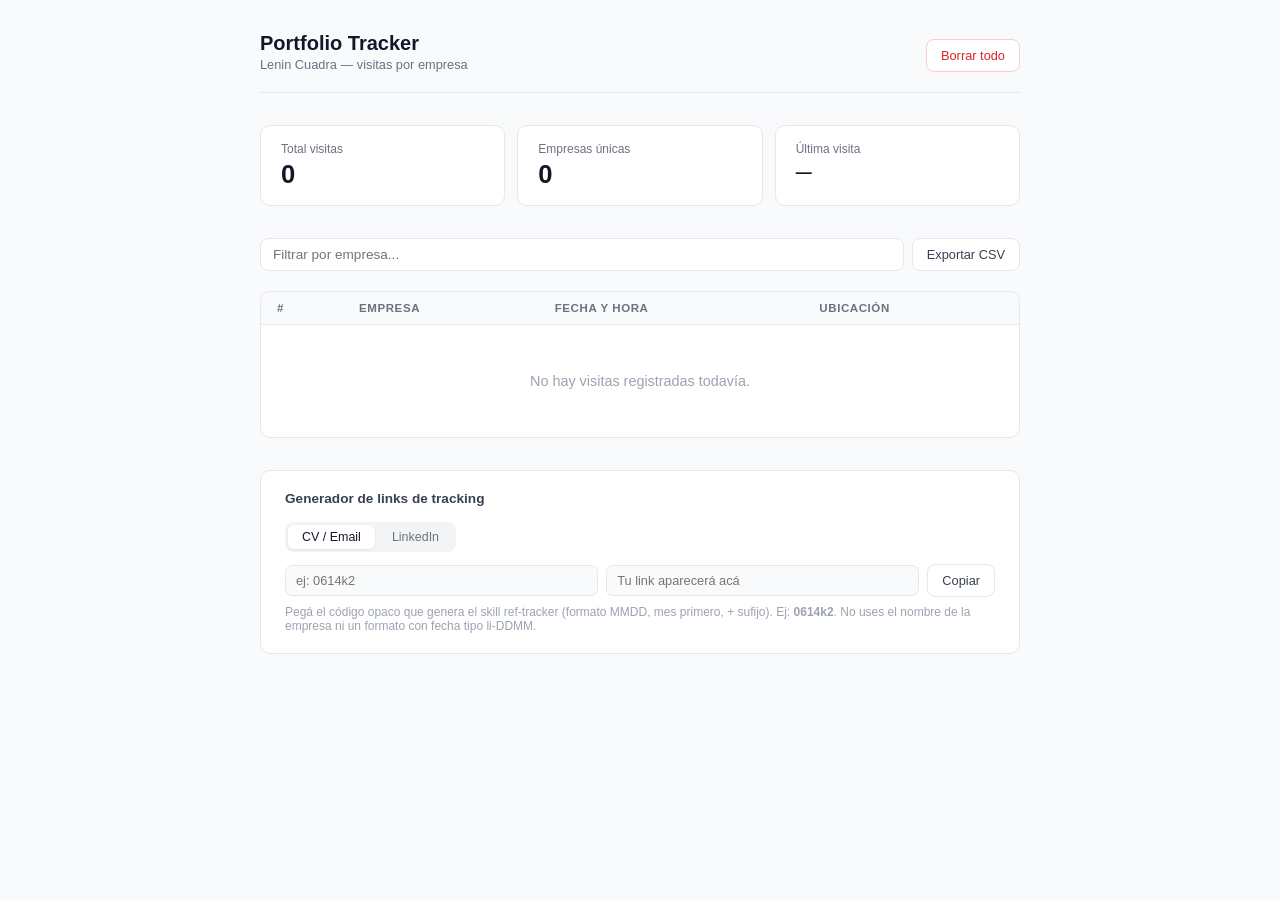
<file: dashboard.html>
<!DOCTYPE html>
<html lang="es">
<head>
  <meta charset="UTF-8">
  <meta name="viewport" content="width=device-width, initial-scale=1.0">
  <title>Portfolio Tracker — Lenin Cuadra</title>
  <style>
    *, *::before, *::after { box-sizing: border-box; margin: 0; padding: 0; }

    body {
      font-family: -apple-system, BlinkMacSystemFont, "Segoe UI", sans-serif;
      background: #F9FAFB;
      color: #111827;
      min-height: 100vh;
      padding: 2rem 1.5rem;
    }

    .container { max-width: 760px; margin: 0 auto; }

    header {
      display: flex;
      justify-content: space-between;
      align-items: flex-end;
      margin-bottom: 2rem;
      padding-bottom: 1.25rem;
      border-bottom: 1px solid #E5E7EB;
    }

    header h1 { font-size: 1.25rem; font-weight: 600; }
    header p  { font-size: 0.8rem; color: #6B7280; margin-top: 2px; }

    .stats {
      display: grid;
      grid-template-columns: repeat(3, 1fr);
      gap: 12px;
      margin-bottom: 2rem;
    }

    .stat {
      background: #fff;
      border: 1px solid #E5E7EB;
      border-radius: 10px;
      padding: 1rem 1.25rem;
    }

    .stat-label { font-size: 0.75rem; color: #6B7280; margin-bottom: 4px; }
    .stat-value { font-size: 1.6rem; font-weight: 600; color: #111827; }

    .controls {
      display: flex;
      gap: 8px;
      margin-bottom: 1.25rem;
      flex-wrap: wrap;
    }

    .controls input {
      flex: 1;
      min-width: 160px;
      padding: 8px 12px;
      font-size: 0.85rem;
      border: 1px solid #E5E7EB;
      border-radius: 8px;
      background: #fff;
      outline: none;
    }

    .controls input:focus { border-color: #1A56DB; }

    .btn {
      padding: 8px 14px;
      font-size: 0.8rem;
      border: 1px solid #E5E7EB;
      border-radius: 8px;
      background: #fff;
      cursor: pointer;
      color: #374151;
      white-space: nowrap;
    }

    .btn:hover { background: #F3F4F6; }
    .btn-danger { color: #DC2626; border-color: #FECACA; }
    .btn-danger:hover { background: #FEF2F2; }

    .table-wrap {
      background: #fff;
      border: 1px solid #E5E7EB;
      border-radius: 10px;
      overflow: hidden;
    }

    table { width: 100%; border-collapse: collapse; font-size: 0.85rem; }

    thead th {
      text-align: left;
      padding: 10px 16px;
      font-size: 0.72rem;
      font-weight: 600;
      color: #6B7280;
      text-transform: uppercase;
      letter-spacing: 0.05em;
      background: #F9FAFB;
      border-bottom: 1px solid #E5E7EB;
    }

    tbody tr { border-bottom: 1px solid #F3F4F6; }
    tbody tr:last-child { border-bottom: none; }
    tbody tr:hover { background: #F9FAFB; }

    td { padding: 10px 16px; color: #374151; vertical-align: middle; }

    .company-badge {
      display: inline-block;
      padding: 2px 10px;
      background: #EFF6FF;
      color: #1D4ED8;
      border-radius: 20px;
      font-size: 0.78rem;
      font-weight: 500;
    }

    .empty {
      text-align: center;
      padding: 3rem 1rem;
      color: #9CA3AF;
      font-size: 0.9rem;
    }

    .link-section {
      margin-top: 2rem;
      background: #fff;
      border: 1px solid #E5E7EB;
      border-radius: 10px;
      padding: 1.25rem 1.5rem;
    }

    .link-section h2 {
      font-size: 0.85rem;
      font-weight: 600;
      margin-bottom: 1rem;
      color: #374151;
    }

    .link-row {
      display: flex;
      gap: 8px;
      margin-bottom: 8px;
      align-items: center;
    }

    .link-row input[type="text"] {
      flex: 1;
      padding: 7px 10px;
      font-size: 0.8rem;
      border: 1px solid #E5E7EB;
      border-radius: 7px;
      background: #F9FAFB;
      color: #374151;
    }

    .link-input-company {
      width: 140px;
      padding: 7px 10px;
      font-size: 0.8rem;
      border: 1px solid #E5E7EB;
      border-radius: 7px;
      outline: none;
    }

    .link-input-company:focus { border-color: #1A56DB; }

    .copied { color: #059669; font-size: 0.75rem; display: none; }

    .link-type-toggle {
      display: flex;
      gap: 3px;
      margin-bottom: 12px;
      background: #F3F4F6;
      border-radius: 8px;
      padding: 3px;
      width: fit-content;
    }
    .toggle-btn {
      padding: 5px 14px;
      font-size: 0.78rem;
      font-weight: 500;
      border: none;
      border-radius: 6px;
      cursor: pointer;
      background: transparent;
      color: #6B7280;
    }
    .toggle-btn.toggle-active {
      background: #fff;
      color: #111827;
      box-shadow: 0 1px 3px rgba(0,0,0,0.08);
    }
  </style>
</head>
<body>
<div class="container">

  <header>
    <div>
      <h1>Portfolio Tracker</h1>
      <p>Lenin Cuadra — visitas por empresa</p>
    </div>
    <button class="btn btn-danger" onclick="clearAll()">Borrar todo</button>
  </header>

  <div class="stats">
    <div class="stat">
      <div class="stat-label">Total visitas</div>
      <div class="stat-value" id="stat-total">0</div>
    </div>
    <div class="stat">
      <div class="stat-label">Empresas únicas</div>
      <div class="stat-value" id="stat-unique">0</div>
    </div>
    <div class="stat">
      <div class="stat-label">Última visita</div>
      <div class="stat-value" style="font-size:1rem; padding-top:4px;" id="stat-last">—</div>
    </div>
  </div>

  <div class="controls">
    <input type="text" id="search" placeholder="Filtrar por empresa..." oninput="render()">
    <button class="btn" onclick="exportCSV()">Exportar CSV</button>
  </div>

  <div class="table-wrap">
    <table>
      <thead>
        <tr>
          <th>#</th>
          <th>Empresa</th>
          <th>Fecha y hora</th>
          <th>Ubicación</th>
        </tr>
      </thead>
      <tbody id="tbody"></tbody>
    </table>
  </div>

  <div class="link-section">
    <h2>Generador de links de tracking</h2>
    <div class="link-type-toggle">
      <button id="toggle-regular" class="toggle-btn toggle-active" onclick="setLinkType('regular')">CV / Email</button>
      <button id="toggle-linkedin" class="toggle-btn" onclick="setLinkType('linkedin')">LinkedIn</button>
    </div>
    <div class="link-row">
      <input class="link-input-company" type="text" id="company-input" placeholder="ej: 0614k2" oninput="generateLink()">
      <input type="text" id="generated-link" readonly placeholder="Tu link aparecerá acá">
      <button class="btn" onclick="copyLink()">Copiar</button>
      <span class="copied" id="copied-msg">¡Copiado!</span>
    </div>
    <p style="font-size:0.75rem; color:#9CA3AF; margin-top:4px;">
      Pegá el código opaco que genera el skill ref-tracker (formato MMDD, mes primero, + sufijo). Ej: <strong>0614k2</strong>. No uses el nombre de la empresa ni un formato con fecha tipo li-DDMM.
    </p>
  </div>

</div>

<script>
  var STORAGE_KEY = "portfolio_visits";
  var PORTFOLIO_URL = "https://lenincuadra.com/"; // ← cambiá esto

  function getVisits() {
    try { return JSON.parse(localStorage.getItem(STORAGE_KEY) || "[]"); } catch(e) { return []; }
  }

  function render() {
    var visits = getVisits();
    var q = document.getElementById("search").value.toLowerCase();
    var filtered = q ? visits.filter(function(v){ return v.company.toLowerCase().includes(q); }) : visits;

    var unique = [...new Set(visits.map(function(v){ return v.company; }))].length;
    document.getElementById("stat-total").textContent  = visits.length;
    document.getElementById("stat-unique").textContent = unique;
    document.getElementById("stat-last").textContent   = visits.length ? visits[0].company : "—";

    var tbody = document.getElementById("tbody");
    if (!filtered.length) {
      tbody.innerHTML = '<tr><td colspan="4" class="empty">No hay visitas registradas todavía.</td></tr>';
      return;
    }

    tbody.innerHTML = filtered.map(function(v, i) {
      return '<tr>' +
        '<td style="color:#9CA3AF">' + (i + 1) + '</td>' +
        '<td><span class="company-badge">' + v.company + '</span></td>' +
        '<td>' + v.timestamp + '</td>' +
        '<td>' + v.location + '</td>' +
        '</tr>';
    }).join("");
  }

  function clearAll() {
    if (confirm("¿Borrar todo el historial de visitas?")) {
      localStorage.removeItem(STORAGE_KEY);
      render();
    }
  }

  function exportCSV() {
    var visits = getVisits();
    if (!visits.length) return alert("No hay visitas para exportar.");
    var rows = [["Empresa","Fecha y hora","Ubicación"]].concat(
      visits.map(function(v){ return [v.company, v.timestamp, v.location]; })
    );
    var csv = rows.map(function(r){ return r.map(function(c){ return '"'+c+'"'; }).join(","); }).join("\n");
    var a = document.createElement("a");
    a.href = "data:text/csv;charset=utf-8," + encodeURIComponent(csv);
    a.download = "portfolio-visits.csv";
    a.click();
  }

  var linkType = "regular";

  function setLinkType(type) {
    linkType = type;
    document.getElementById("toggle-regular").classList.toggle("toggle-active", type === "regular");
    document.getElementById("toggle-linkedin").classList.toggle("toggle-active", type === "linkedin");
    generateLink();
  }

  function generateLink() {
    var company = document.getElementById("company-input").value.trim()
      .toLowerCase().replace(/\s+/g, "-");
    var link = "";
    if (company) {
      link = linkType === "linkedin"
        ? PORTFOLIO_URL + "go.html?ref=" + company
        : PORTFOLIO_URL + "?ref=" + company;
    }
    document.getElementById("generated-link").value = link;
  }

  function copyLink() {
    var link = document.getElementById("generated-link").value;
    if (!link) return;
    navigator.clipboard.writeText(link).then(function() {
      var msg = document.getElementById("copied-msg");
      msg.style.display = "inline";
      setTimeout(function(){ msg.style.display = "none"; }, 2000);
    });
  }

  render();
</script>
</body>
</html>
</file>
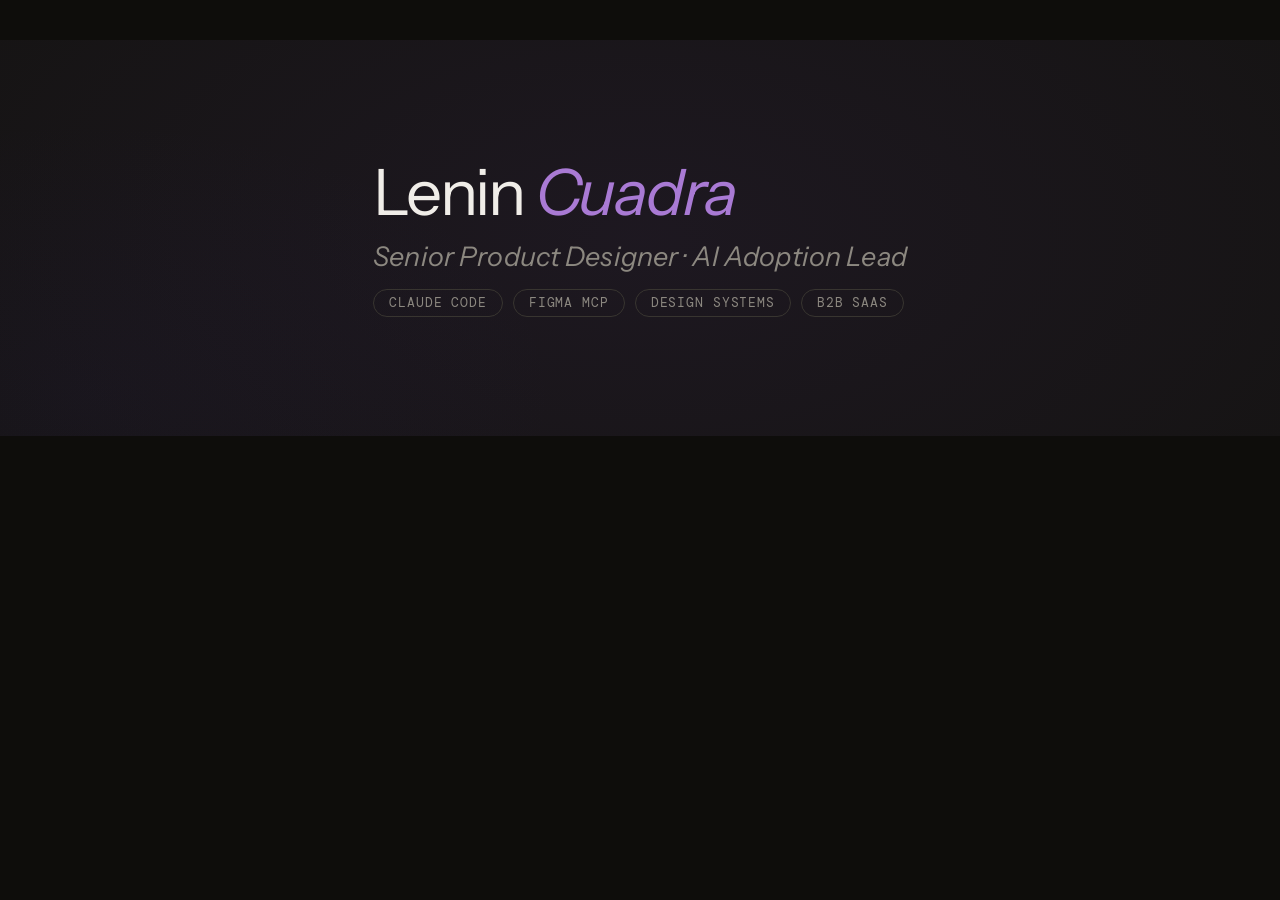
<file: og-banner.html>
<!DOCTYPE html>
<html lang="es">
<head>
  <meta charset="UTF-8" />
  <meta name="viewport" content="width=device-width, initial-scale=1.0" />
  <title>LinkedIn Banner — Lenin Cuadra</title>
  <link rel="preconnect" href="https://fonts.googleapis.com" />
  <link rel="preconnect" href="https://fonts.gstatic.com" crossorigin />
  <link href="https://fonts.googleapis.com/css2?family=DM+Mono:ital,wght@0,300;0,400;0,500;1,300&family=Instrument+Sans:ital,wght@0,300;0,400;0,500;0,600;1,300&display=swap" rel="stylesheet" />
  <style>
    :root {
      --bg: #141311;
      --border: #383530;
      --ink: #f0ede8;
      --ink-3: #8c8880;
      --ink-4: #5c5a55;
      --accent-dim: #a97ad4;
      --font-display: "Instrument Sans", system-ui, sans-serif;
      --font-mono: "DM Mono", "Courier New", monospace;
    }

    *, *::before, *::after { box-sizing: border-box; margin: 0; padding: 0; }

    body {
      background: #0e0d0b;
      display: flex;
      align-items: flex-start;
      justify-content: center;
      padding: 40px;
      font-family: var(--font-display);
    }

    /* ---- canvas 1584 × 396 ---- */
    .canvas {
      width: 1584px;
      height: 396px;
      background: var(--bg);
      position: relative;
      overflow: hidden;
      flex-shrink: 0;
    }

    /* Radial glow — centered in the canvas */
    .canvas::before {
      content: "";
      position: absolute;
      inset: 0;
      background:
        radial-gradient(ellipse 60% 130% at 50% 50%, color-mix(in srgb, #7c4abf 9%, transparent), transparent),
        radial-gradient(ellipse 30% 70% at 15% 90%, color-mix(in srgb, #3d2a8f 6%, transparent), transparent);
      z-index: 0;
    }

    /* ---- Logo — top-left, clear of profile photo overlap zone ---- */
    .logo-wrap {
      position: absolute;
      top: 36px;
      left: 60px;
      z-index: 3;
    }
    .logo-svg path { fill: var(--ink); }

    /* ---- Main: centered in canvas, content left-aligned ---- */
    .main {
      position: absolute;
      inset: 0;
      z-index: 1;
      display: flex;
      align-items: center;
      justify-content: center;
    }

    /* Content block: sizes to widest child, children left-aligned */
    .content {
      display: inline-flex;
      flex-direction: column;
      align-items: flex-start;
      gap: 16px;
    }

    .name {
      font-family: var(--font-display);
      font-size: 64px;
      font-weight: 300;
      line-height: 1;
      letter-spacing: -0.035em;
      color: var(--ink);
      white-space: nowrap;
    }
    .name em {
      font-style: italic;
      color: var(--accent-dim);
    }

    /* Role — font-size set by JS to align with last tag's right edge */
    .role {
      font-family: var(--font-display);
      font-weight: 300;
      font-style: italic;
      color: var(--ink-3);
      letter-spacing: 0.005em;
      white-space: nowrap;
      font-size: 16px;
    }

    /* Tags row */
    .tags {
      display: flex;
      gap: 10px;
      align-items: center;
    }

    .tag {
      display: inline-flex;
      align-items: center;
      padding: 5px 15px;
      border-radius: 9999px;
      border: 1px solid var(--border);
      font-family: var(--font-mono);
      font-size: 12.5px;
      font-weight: 400;
      letter-spacing: 0.07em;
      text-transform: uppercase;
      color: var(--ink-3);
      white-space: nowrap;
    }
  </style>
</head>
<body>

  <div class="canvas">

    <!-- Logo — top-left, above the profile photo safe zone -->
    <div class="logo-wrap">
      <svg class="logo-svg" width="40" height="40" viewBox="0 0 40 40" fill="none" xmlns="http://www.w3.org/2000/svg">
        <path d="M26.9509 7.19434C28.5251 7.19435 29.974 7.41002 31.2967 7.84009C32.6192 8.27017 33.7798 8.89871 34.7778 9.72633C35.776 10.5459 36.579 11.5567 37.1876 12.7578C37.5774 13.5269 37.869 14.3679 38.0624 15.2804C36.5204 15.9677 31.4296 18.2749 31.4296 18.2749C31.4296 18.2749 31.4783 17.4527 31.4296 16.8847C31.3809 16.3166 31.2512 15.8006 31.0402 15.3381C30.8375 14.8759 30.5539 14.4785 30.1891 14.1459C29.832 13.8051 29.3967 13.5444 28.8855 13.3659C28.3744 13.1794 27.7944 13.0867 27.1456 13.0867C26.0095 13.0867 25.0476 13.3619 24.2605 13.9137C23.4815 14.4654 22.8887 15.2567 22.483 16.2872C22.0854 17.3178 21.8869 18.5562 21.8869 20.0007C21.887 21.526 22.0894 22.8044 22.4951 23.8349C22.9089 24.8571 23.5059 25.6274 24.2847 26.1467C25.0637 26.658 26.0017 26.9147 27.0972 26.9147C27.7219 26.9146 28.2819 26.8365 28.7767 26.6824C29.2716 26.5201 29.7018 26.2885 30.0669 25.9883C30.4318 25.6882 30.7285 25.3279 30.9557 24.9062C31.1903 24.4775 31.7038 22.8516 31.4309 21.7379L38.1059 24.7223C37.9542 25.3843 37.7226 26.0547 37.4065 26.7321C36.8953 27.8192 36.1687 28.8251 35.2276 29.7501C34.2944 30.667 33.138 31.4053 31.7585 31.9652C30.379 32.5251 28.7766 32.8056 26.9509 32.8056C25.1898 32.8056 23.4909 32.6817 22.0856 31.933C20.5027 31.0897 19.916 30.1718 19.8382 28.2088C19.7847 26.8576 19.8382 25.9883 19.8382 25.9883H16.4296C16.4071 25.9559 14.9247 23.8055 14.9246 20.0007C14.9246 16.1664 15.4604 14.8875 16.5316 12.9887C17.6027 11.0819 19.0464 9.64081 20.8639 8.66708C22.6816 7.68518 24.7112 7.19434 26.9509 7.19434Z"/>
        <path d="M9.02554 9.09401V27.0113H18.7414V32.4646H1.89406V7.53534L9.02554 9.09401Z"/>
      </svg>
    </div>

    <!-- Vertical content block, centered in canvas -->
    <div class="main">
      <div class="content">
        <div class="name">Lenin <em>Cuadra</em></div>
        <div class="role">Senior Product Designer · AI Adoption Lead</div>
<div class="tags">
          <span class="tag">Claude Code</span>
          <span class="tag">Figma MCP</span>
          <span class="tag">Design Systems</span>
          <span class="tag">B2B SaaS</span>
        </div>
      </div>
    </div>

  </div>

  <script>
    document.fonts.ready.then(() => {
      const tags = document.querySelector('.tags');
      const role = document.querySelector('.role');
      const target = tags.getBoundingClientRect().width;
      let size = 16;
      while (role.getBoundingClientRect().width < target && size < 80) {
        size += 0.25;
        role.style.fontSize = size + 'px';
      }
    });
  </script>
</body>
</html>
</file>
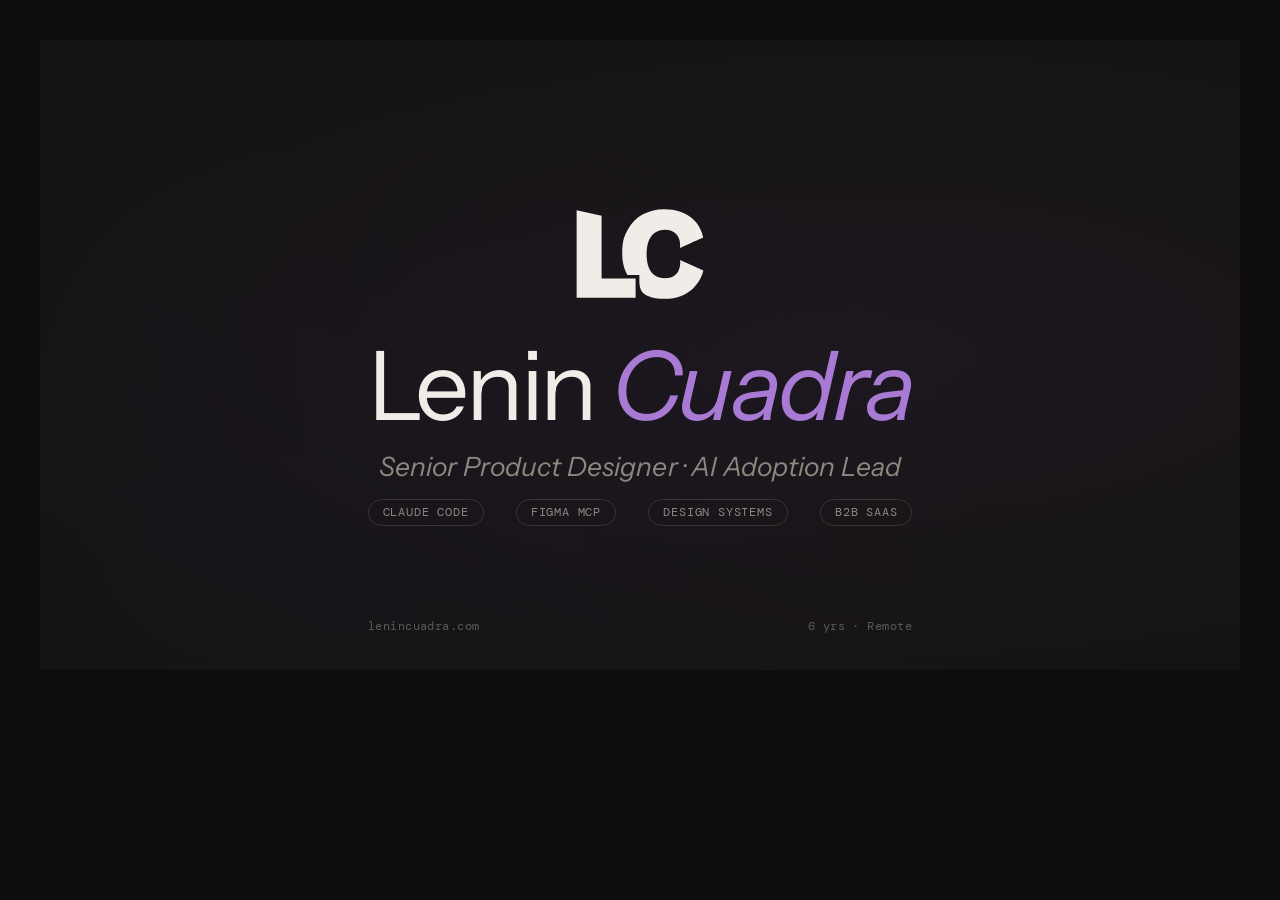
<file: og-thumbnail.html>
<!DOCTYPE html>
<html lang="es">
<head>
  <meta charset="UTF-8" />
  <meta name="viewport" content="width=device-width, initial-scale=1.0" />
  <title>OG Thumbnail — Lenin Cuadra</title>
  <link rel="preconnect" href="https://fonts.googleapis.com" />
  <link rel="preconnect" href="https://fonts.gstatic.com" crossorigin />
  <link href="https://fonts.googleapis.com/css2?family=DM+Mono:ital,wght@0,300;0,400;0,500;1,300&family=Instrument+Sans:ital,wght@0,300;0,400;0,500;0,600;1,300&display=swap" rel="stylesheet" />
  <style>
    /* ---- tokens (dark mode) ---- */
    :root {
      --bg: #141311;
      --border: #383530;
      --ink: #f0ede8;
      --ink-2: #d4d0c8;
      --ink-3: #8c8880;
      --ink-4: #5c5a55;
      --accent-dim: #a97ad4;
      --font-display: "Instrument Sans", system-ui, sans-serif;
      --font-mono: "DM Mono", "Courier New", monospace;
    }

    *, *::before, *::after { box-sizing: border-box; margin: 0; padding: 0; }

    body {
      background: #0e0d0b;
      display: flex;
      align-items: flex-start;
      justify-content: center;
      padding: 40px;
      font-family: var(--font-display);
    }

    /* ---- canvas ---- */
    .canvas {
      width: 1200px;
      height: 630px;
      background: var(--bg);
      position: relative;
      overflow: hidden;
      flex-shrink: 0;
      display: flex;
      align-items: center;
      justify-content: center;
    }

    /* radial gradient (matches hero__bg) */
    .canvas::before {
      content: "";
      position: absolute;
      inset: 0;
      background:
        radial-gradient(ellipse 80% 60% at 70% 50%, color-mix(in srgb, #7c4abf 8%, transparent), transparent),
        radial-gradient(ellipse 60% 80% at 20% 80%, color-mix(in srgb, #3d2a8f 5%, transparent), transparent);
      z-index: 0;
    }

    /* ---- logo ---- */
    .logo-svg path { fill: var(--ink); }

    /* ---- tag (mirrors .badge--ghost) ---- */
    .tag {
      display: inline-flex;
      align-items: center;
      padding: 5px 14px;
      border-radius: 9999px;
      border: 1px solid var(--border);
      font-family: var(--font-mono);
      font-size: 11.5px;
      font-weight: 400;
      letter-spacing: 0.07em;
      text-transform: uppercase;
      color: var(--ink-3);
      white-space: nowrap;
    }

    /* ============================================================
       MAIN BLOCK
       —— inline-flex so the name (widest child) sets the column
          width, and all siblings fill 100% of that width.
       ============================================================ */
    .block {
      position: relative;
      z-index: 1;
      display: inline-flex;
      flex-direction: column;
      align-items: center;      /* logo centered above */
    }

    /* Logo — sits 10px above the name, no header relationship */
    .logo-wrap {
      margin-bottom: 10px;
    }

    /* Text column — sized to the name's natural width */
    .text-col {
      display: inline-flex;
      flex-direction: column;
      gap: 16px;
    }

    /* Name — the reference element that sets the column width */
    .name {
      font-family: var(--font-display);
      font-size: 96px;
      font-weight: 300;
      line-height: 1;
      letter-spacing: -0.035em;
      color: var(--ink);
      white-space: nowrap;
      text-align: center;
    }
    .name em {
      font-style: italic;
      color: var(--accent-dim);
    }

    /* Role — font-size tuned so its natural width ≈ name width */
    .role {
      font-family: var(--font-display);
      font-size: 26.5px;
      font-weight: 300;
      font-style: italic;
      color: var(--ink-3);
      letter-spacing: 0.005em;  /* tiny positive push to fill the gap */
      white-space: nowrap;
      text-align: center;
    }

    /* Tags — space-between fills the full column width */
    .tags {
      display: flex;
      justify-content: space-between;
      align-items: center;
    }

    /* Footer — space-between, anchored to canvas bottom */
    .footer {
      position: absolute;
      bottom: 36px;
      left: 50%;
      transform: translateX(-50%);
      z-index: 1;
      display: flex;
      justify-content: space-between;
      align-items: center;
      /* width set via JS to match rendered text-col width */
      width: var(--block-w, 610px);
      font-family: var(--font-mono);
      font-size: 12px;
      color: var(--ink-4);
      letter-spacing: 0.04em;
    }
  </style>
</head>
<body>

  <div class="canvas">

    <!-- Centered block: logo → name → role → tags -->
    <div class="block" id="block">
      <div class="logo-wrap">
        <svg class="logo-svg" width="140" height="140" viewBox="0 0 40 40" fill="none" xmlns="http://www.w3.org/2000/svg">
          <path d="M26.9509 7.19434C28.5251 7.19435 29.974 7.41002 31.2967 7.84009C32.6192 8.27017 33.7798 8.89871 34.7778 9.72633C35.776 10.5459 36.579 11.5567 37.1876 12.7578C37.5774 13.5269 37.869 14.3679 38.0624 15.2804C36.5204 15.9677 31.4296 18.2749 31.4296 18.2749C31.4296 18.2749 31.4783 17.4527 31.4296 16.8847C31.3809 16.3166 31.2512 15.8006 31.0402 15.3381C30.8375 14.8759 30.5539 14.4785 30.1891 14.1459C29.832 13.8051 29.3967 13.5444 28.8855 13.3659C28.3744 13.1794 27.7944 13.0867 27.1456 13.0867C26.0095 13.0867 25.0476 13.3619 24.2605 13.9137C23.4815 14.4654 22.8887 15.2567 22.483 16.2872C22.0854 17.3178 21.8869 18.5562 21.8869 20.0007C21.887 21.526 22.0894 22.8044 22.4951 23.8349C22.9089 24.8571 23.5059 25.6274 24.2847 26.1467C25.0637 26.658 26.0017 26.9147 27.0972 26.9147C27.7219 26.9146 28.2819 26.8365 28.7767 26.6824C29.2716 26.5201 29.7018 26.2885 30.0669 25.9883C30.4318 25.6882 30.7285 25.3279 30.9557 24.9062C31.1903 24.4775 31.7038 22.8516 31.4309 21.7379L38.1059 24.7223C37.9542 25.3843 37.7226 26.0547 37.4065 26.7321C36.8953 27.8192 36.1687 28.8251 35.2276 29.7501C34.2944 30.667 33.138 31.4053 31.7585 31.9652C30.379 32.5251 28.7766 32.8056 26.9509 32.8056C25.1898 32.8056 23.4909 32.6817 22.0856 31.933C20.5027 31.0897 19.916 30.1718 19.8382 28.2088C19.7847 26.8576 19.8382 25.9883 19.8382 25.9883H16.4296C16.4071 25.9559 14.9247 23.8055 14.9246 20.0007C14.9246 16.1664 15.4604 14.8875 16.5316 12.9887C17.6027 11.0819 19.0464 9.64081 20.8639 8.66708C22.6816 7.68518 24.7112 7.19434 26.9509 7.19434Z"/>
          <path d="M9.02554 9.09401V27.0113H18.7414V32.4646H1.89406V7.53534L9.02554 9.09401Z"/>
        </svg>
      </div>

      <div class="text-col" id="textCol">
        <div class="name">Lenin <em>Cuadra</em></div>
        <div class="role">Senior Product Designer · AI Adoption Lead</div>
        <div class="tags">
          <span class="tag">Claude Code</span>
          <span class="tag">Figma MCP</span>
          <span class="tag">Design Systems</span>
          <span class="tag">B2B SaaS</span>
        </div>
      </div>
    </div>

    <!-- Footer — width matched to text-col via JS -->
    <div class="footer" id="footer">
      <span>lenincuadra.com</span>
      <span>6 yrs · Remote</span>
    </div>

  </div>

  <script>
    // Match footer width to the rendered text-col width after fonts load
    document.fonts.ready.then(() => {
      const col = document.getElementById('textCol');
      const footer = document.getElementById('footer');
      const w = col.getBoundingClientRect().width;
      footer.style.width = w + 'px';
    });
  </script>

</body>
</html>
</file>
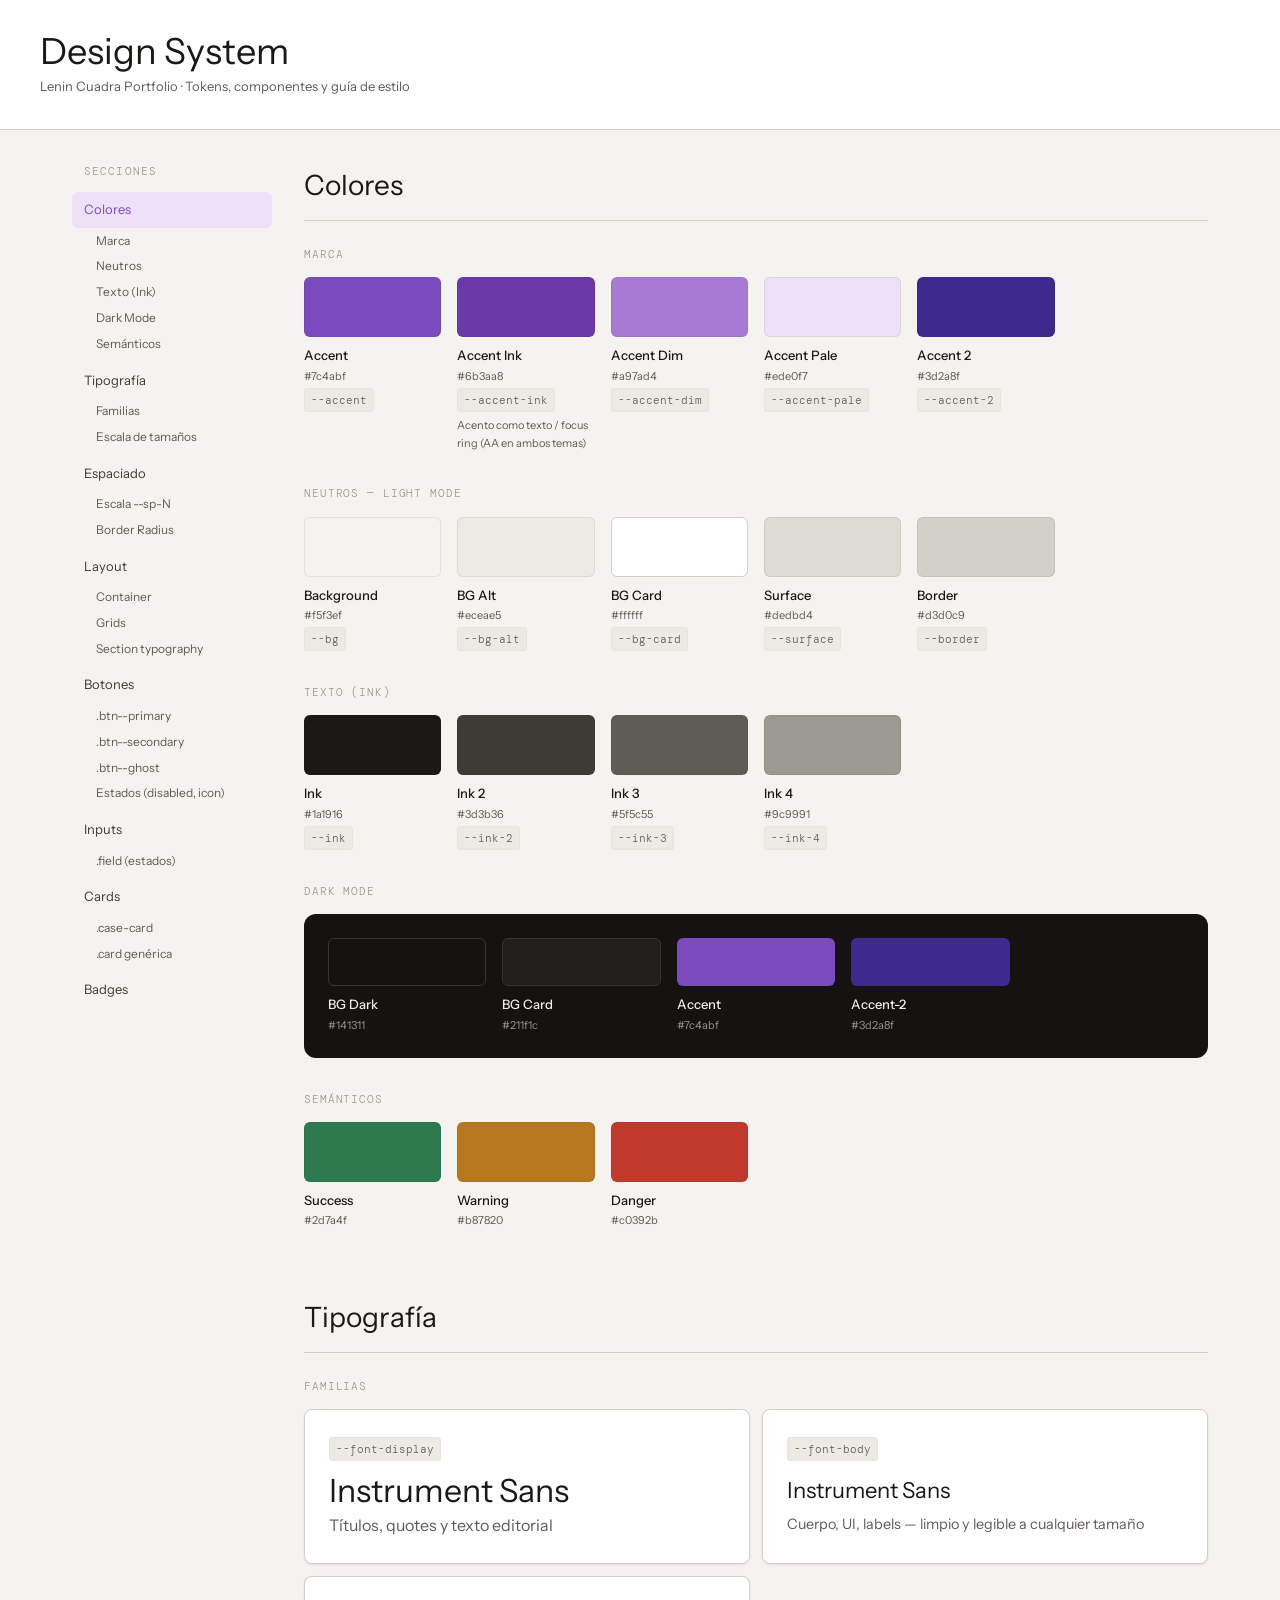
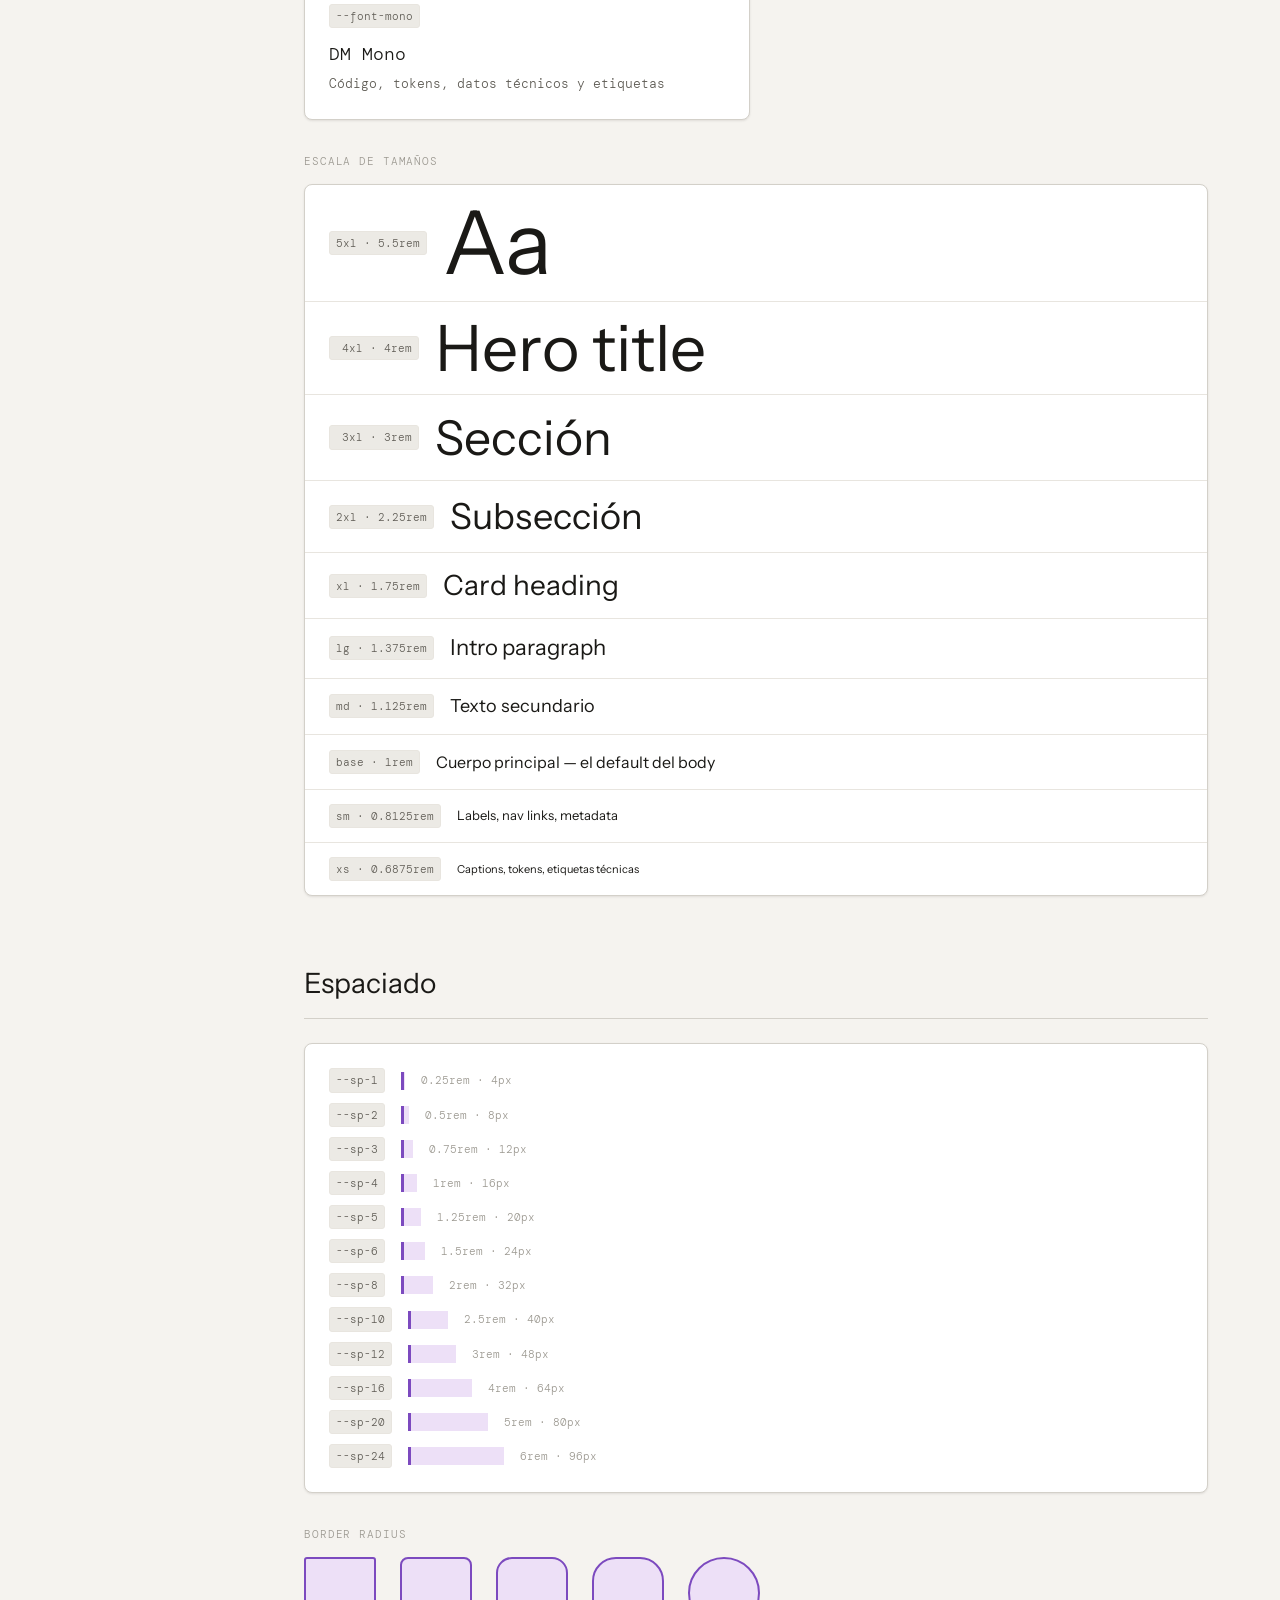
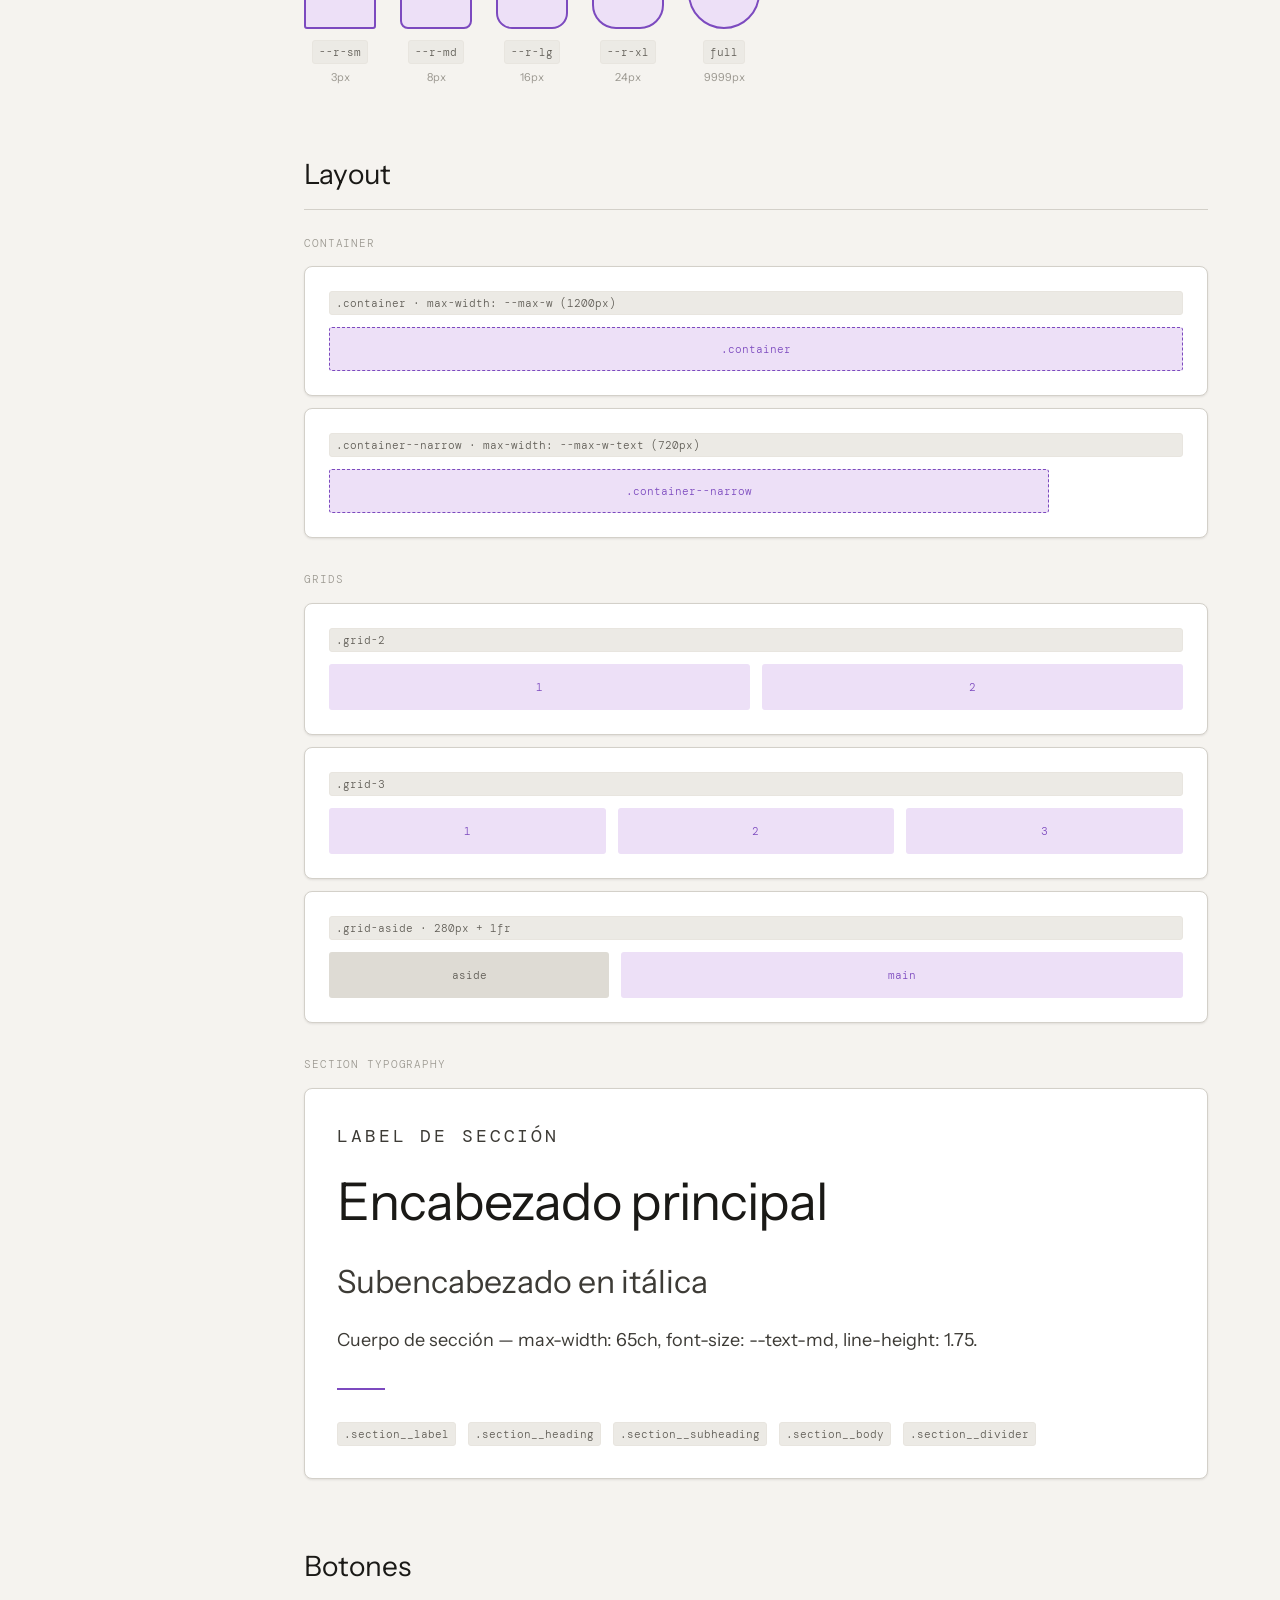
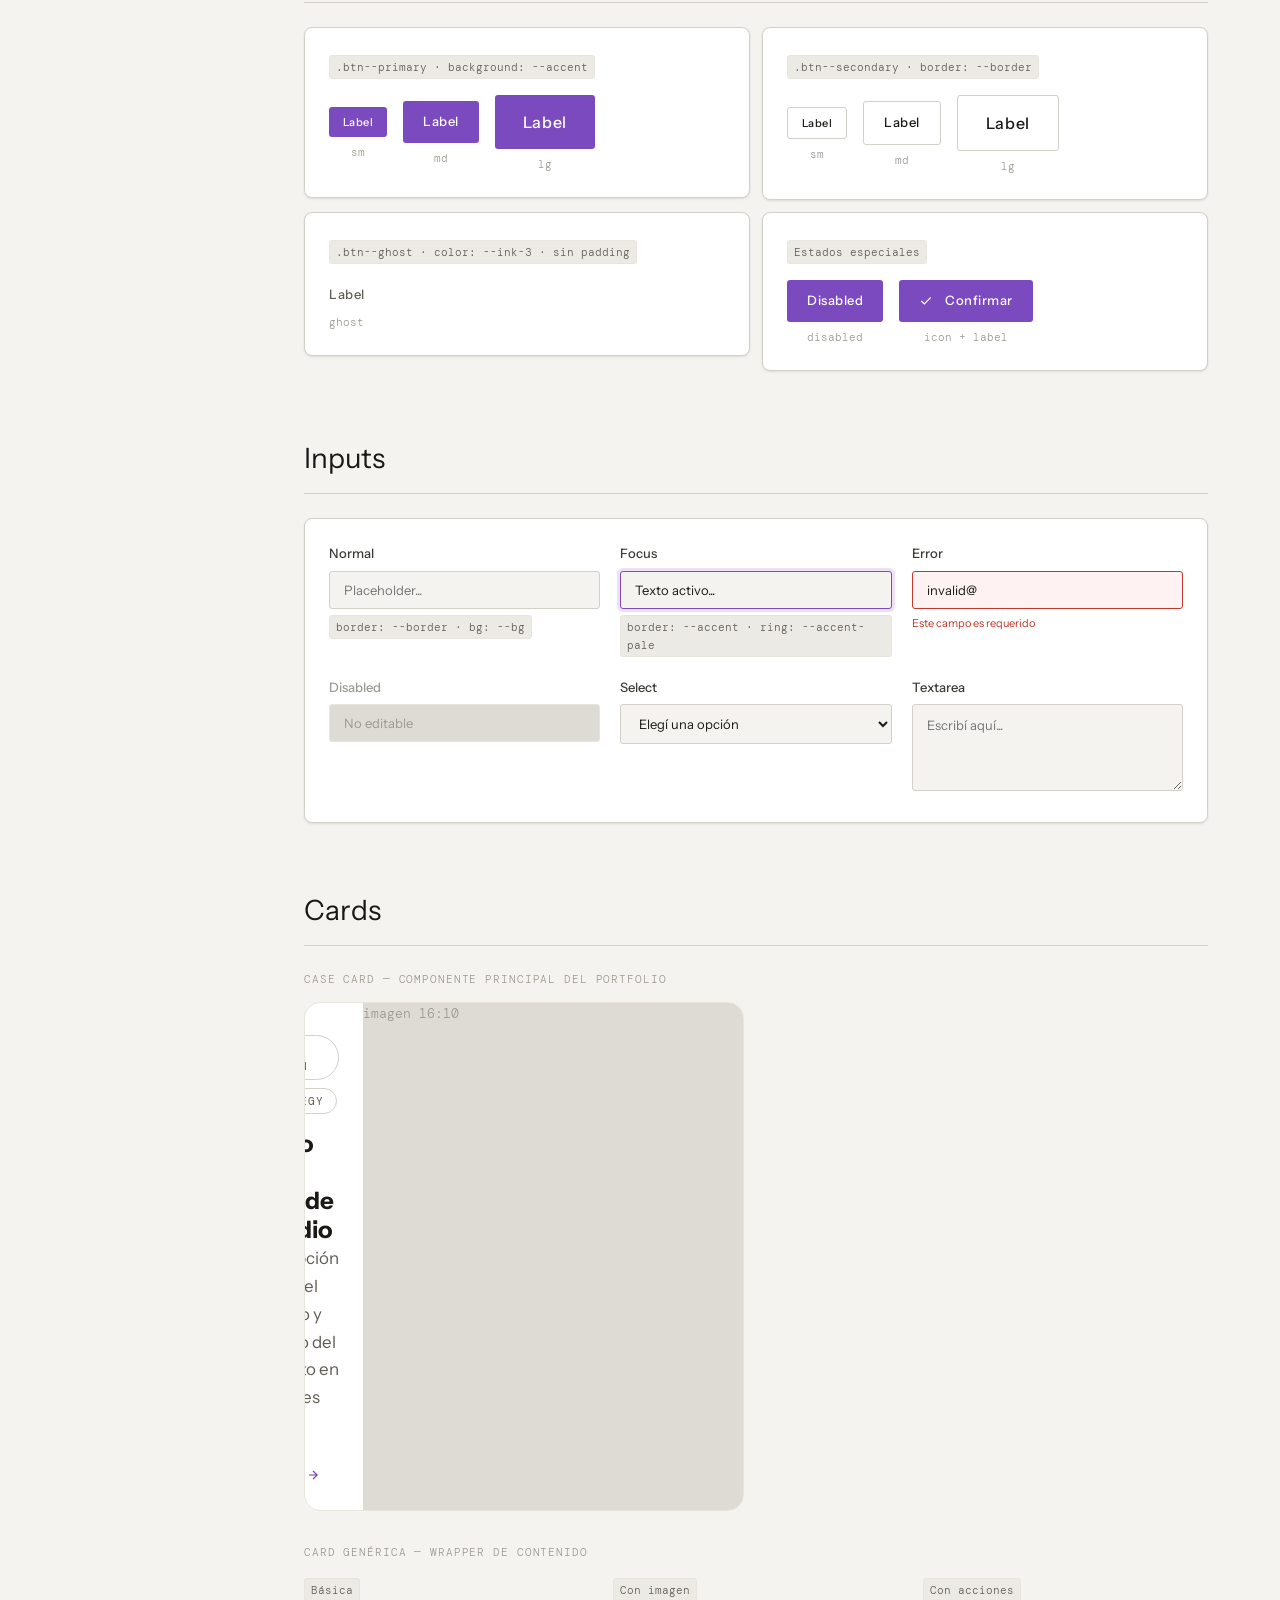
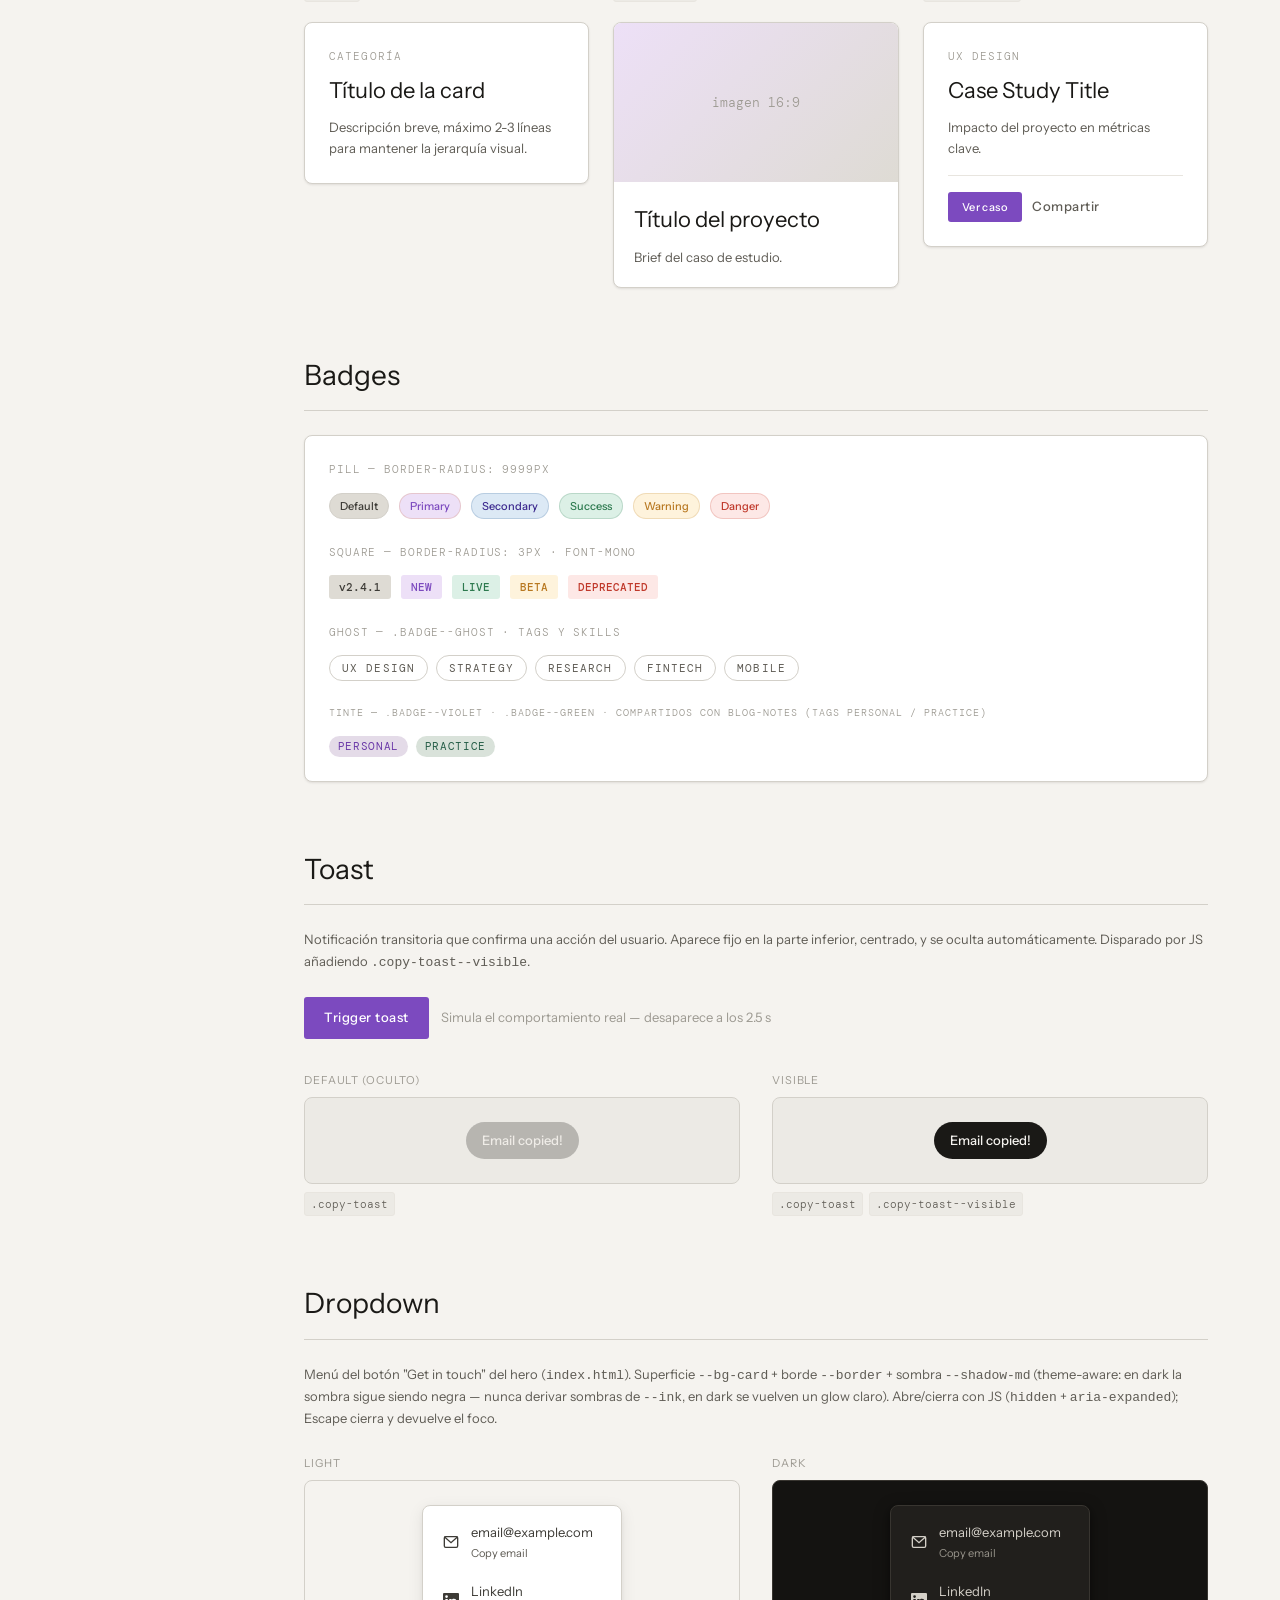
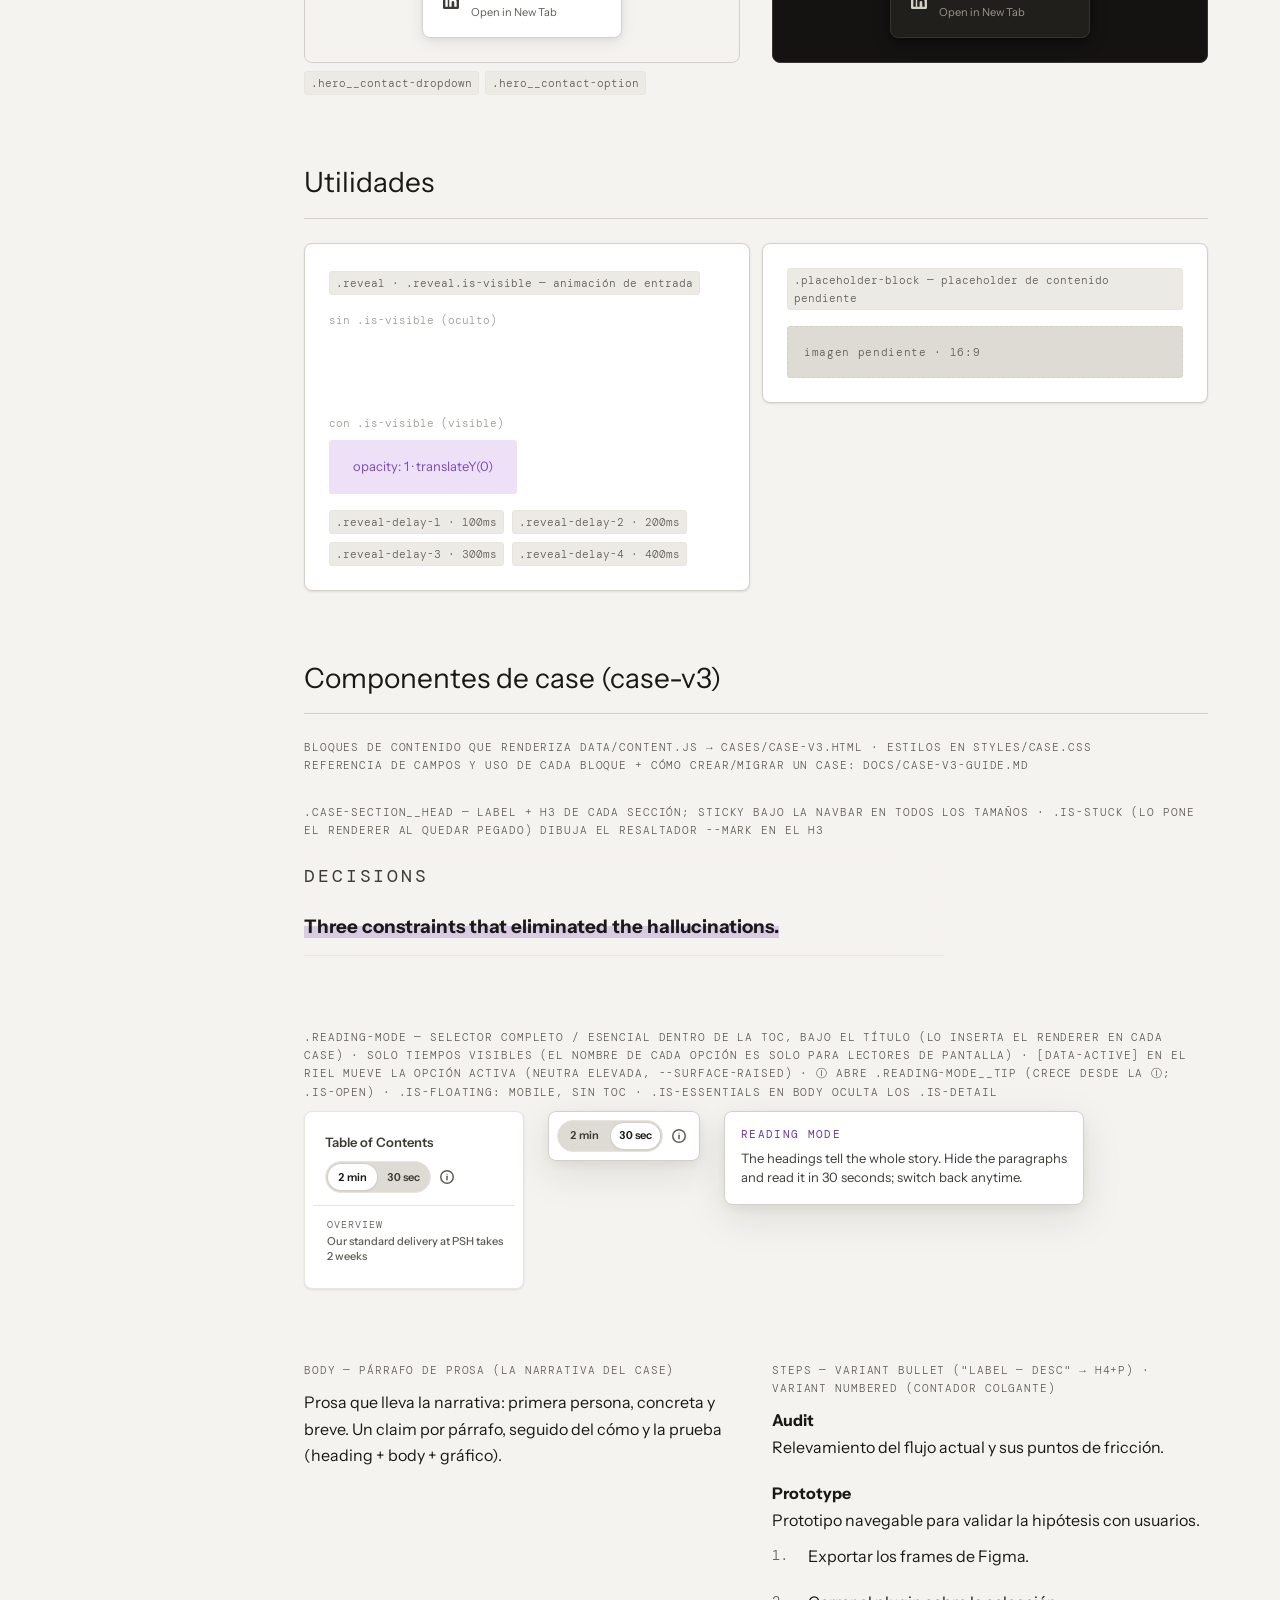
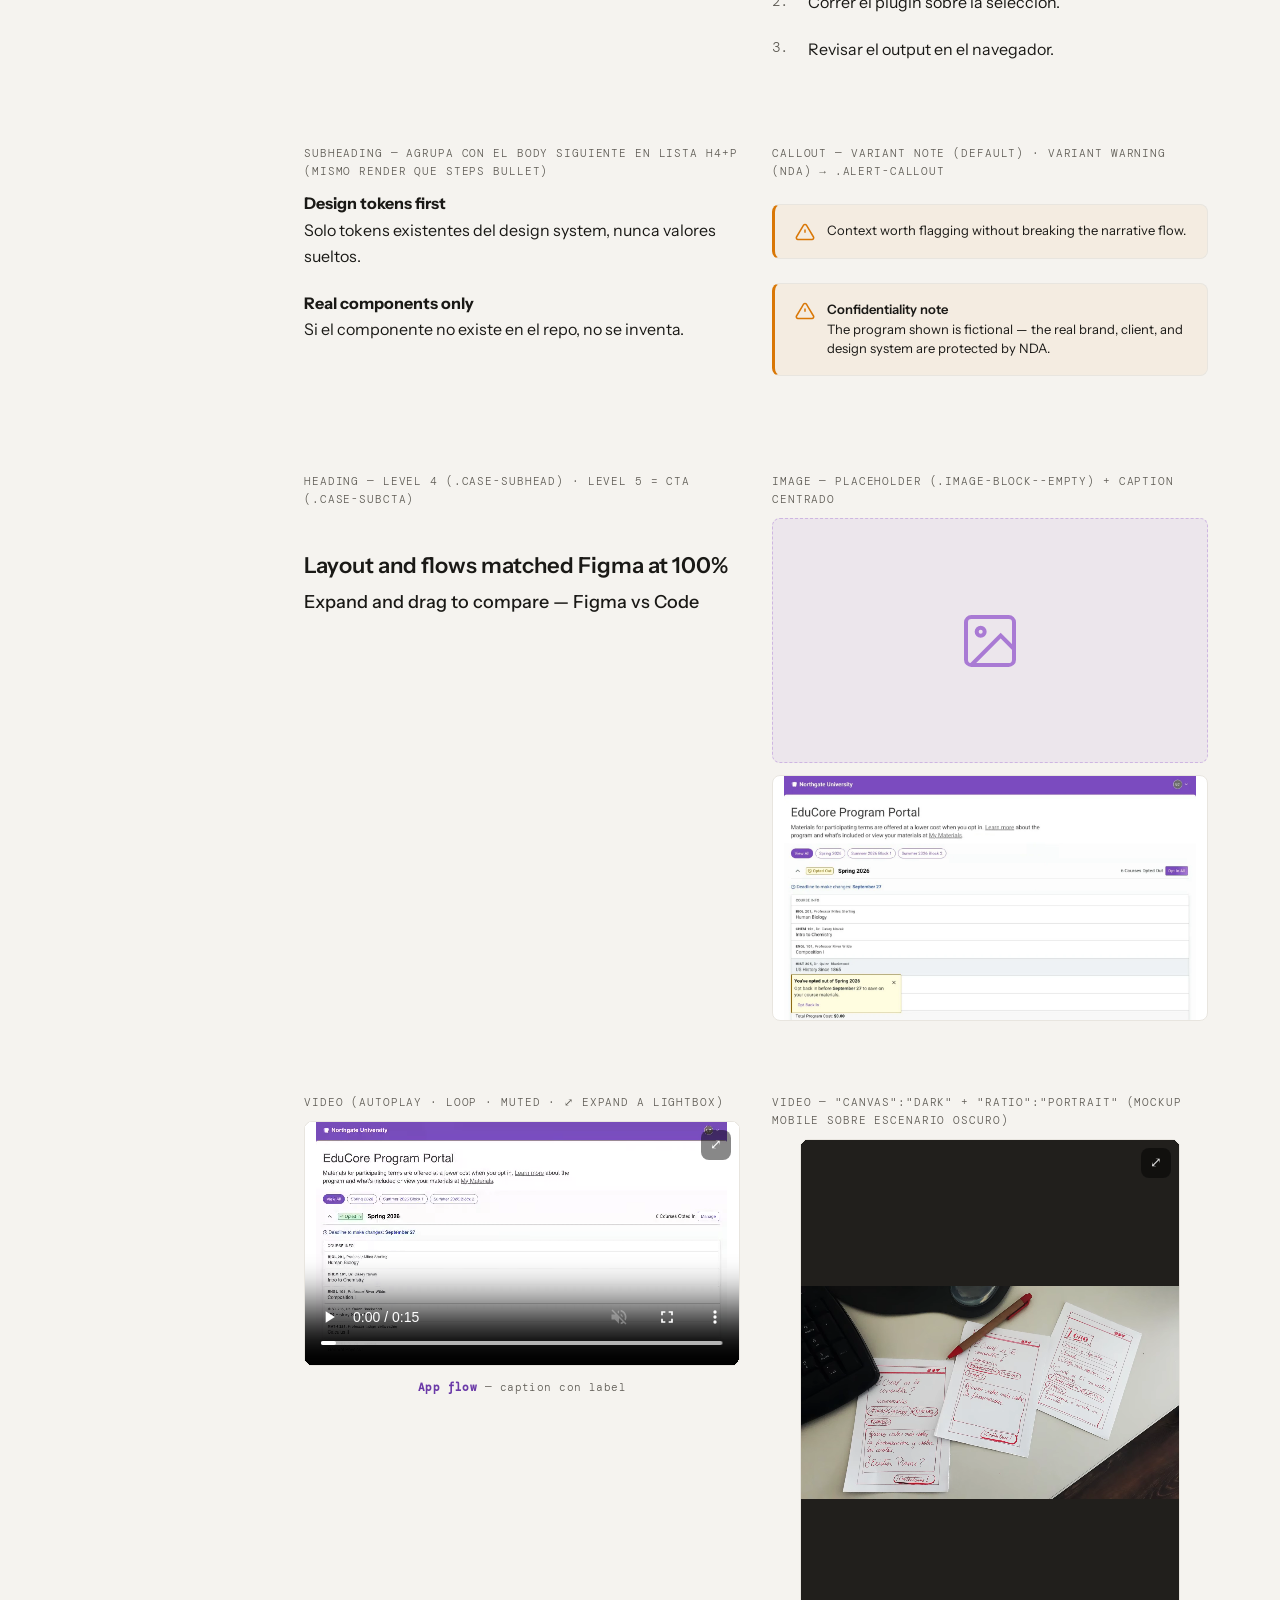
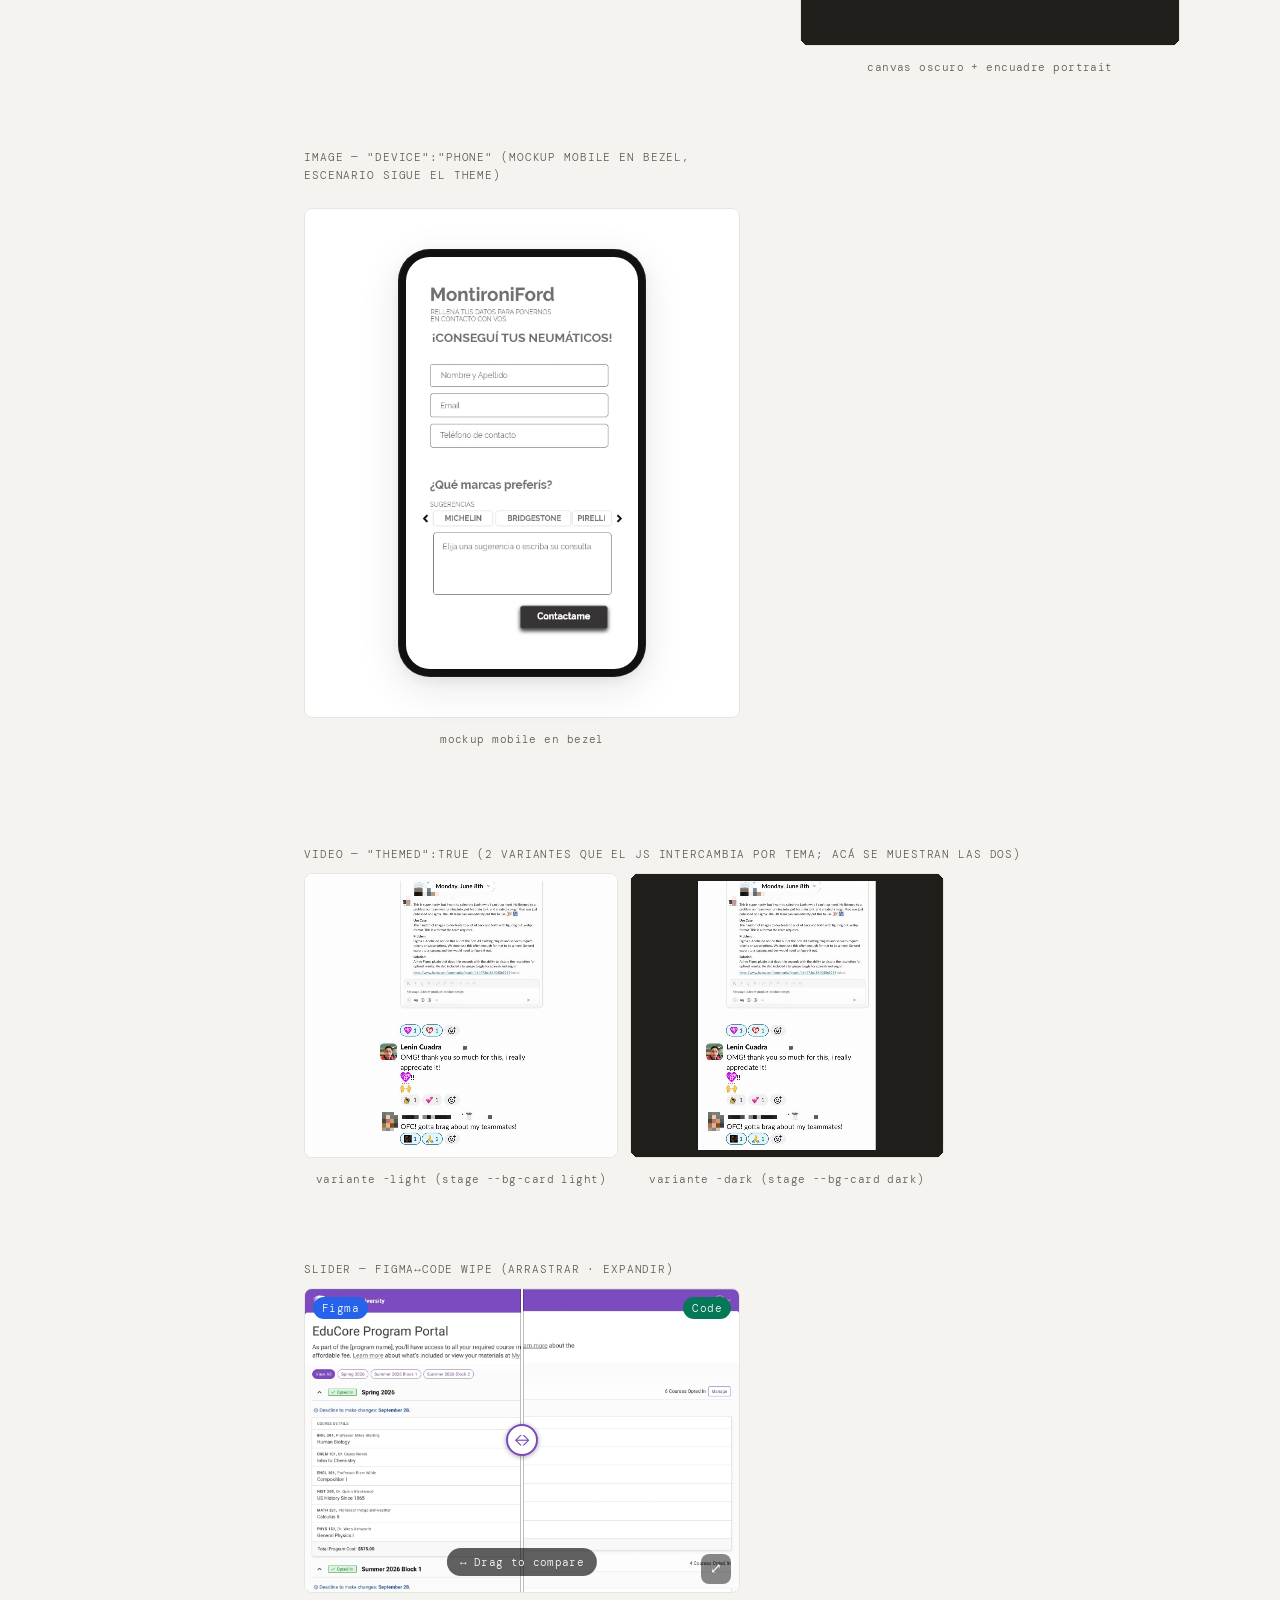
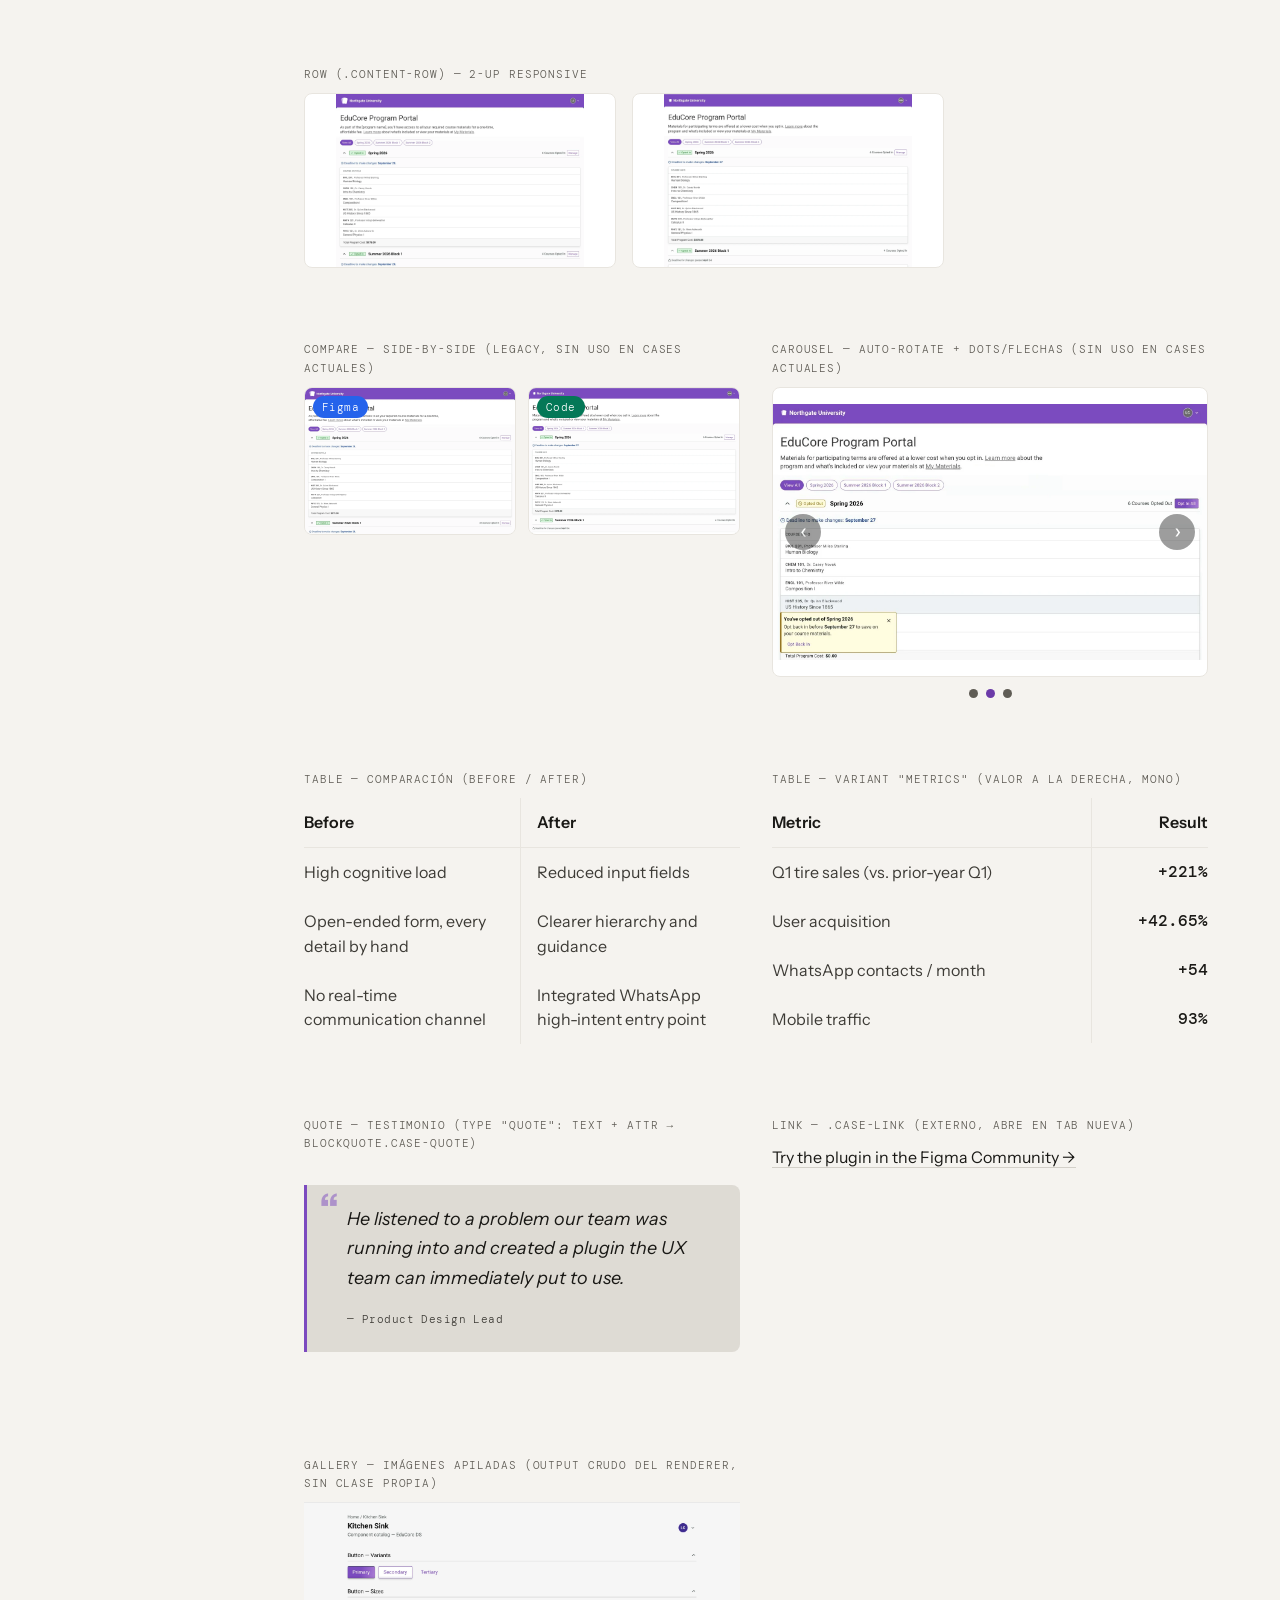
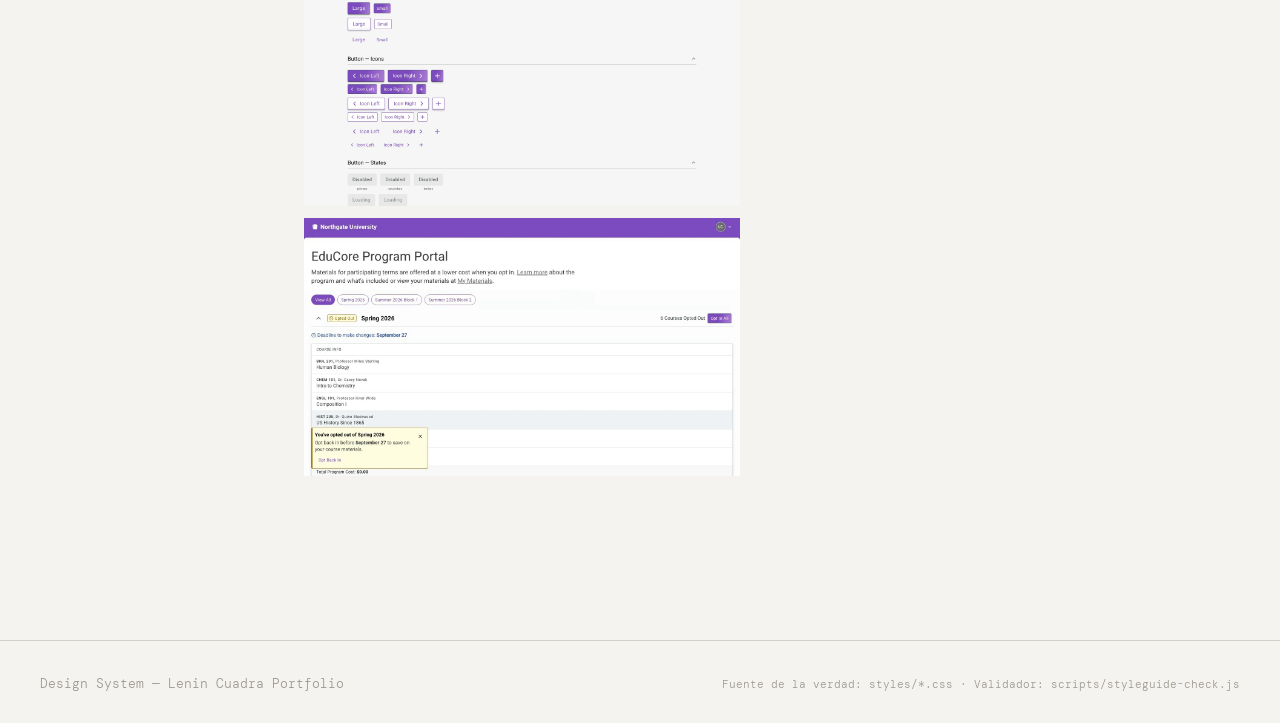
<file: styleguide.html>
<!doctype html>
<html lang="en">
  <head>
    <meta charset="UTF-8" />
    <meta name="viewport" content="width=device-width, initial-scale=1.0" />
    <title>Design System — Lenin Cuadra Portfolio</title>
    <!-- Tokens, fuentes y estilos base del proyecto — fuente de la verdad -->
    <link rel="stylesheet" href="styles/main.css" />
    <link
      rel="icon"
      href="assets/logo/logo-lc-favicon.svg"
      type="image/svg+xml"
    />

    <!-- Sin duplicados de tokens: los valores se leen en runtime desde
         styles/tokens.css (ver renderTokenHex al pie). El viejo bloque
         tailwind.config se eliminó: Tailwind no se carga en ninguna página
         y sus hex ya habían drifteado respecto de tokens.css. -->
    <style>
      /* Los tokens vienen de main.css — no se duplican aquí */
      html {
        scroll-behavior: smooth;
      }
      body {
        background: var(--bg);
        color: var(--ink);
        font-family: var(--font-body);
        -webkit-font-smoothing: antialiased;
      }

      /* Sidebar sticky — se queda fija mientras scrolleás el contenido */
      .sidebar {
        position: sticky;
        top: 1.5rem;
        height: calc(100vh - 3rem);
        overflow-y: auto;
      }
      .sidebar::-webkit-scrollbar {
        width: 3px;
      }
      .sidebar::-webkit-scrollbar-thumb {
        background: var(--border);
        border-radius: 2px;
      }

      /* scroll-margin-top: evita que el header sticky tape los títulos de sección */
      section[id] {
        scroll-margin-top: 2rem;
      }

      /* swatch: el cuadrado de preview de color */
      .swatch {
        width: 100%;
        height: 60px;
        border-radius: 6px;
        border: 1px solid rgba(26, 25, 22, 0.08);
      }

      /* token-label: etiqueta de variable CSS o clase Tailwind */
      .token-label {
        font-family: var(--font-mono);
        font-size: 0.6875rem;
        color: var(--ink-3);
        background: var(--bg-alt);
        padding: 2px 6px;
        border-radius: 3px;
        border: 1px solid var(--border-subtle);
        display: inline-block;
      }

      /* spacing-bar: barra del visual ruler de espaciado */
      .sp-bar {
        background: var(--accent-pale);
        border-left: 3px solid var(--accent);
        height: 18px;
        min-width: 2px;
      }

      /* nav-link: links de la sidebar (la TOC se genera del DOM — ver script al pie) */
      .nav-link {
        display: block;
        padding: 7px 12px;
        border-radius: 6px;
        font-size: 0.8125rem;
        color: var(--ink-2);
        text-decoration: none;
        transition:
          background 150ms,
          color 150ms;
      }
      .nav-link:hover,
      .nav-link.active {
        background: var(--accent-pale);
        color: var(--accent);
      }
      /* sub-items de la TOC: un link por componente (data-toc) */
      .nav-link--sub {
        padding: 3px 12px 3px 24px;
        font-size: 0.75rem;
        color: var(--ink-3);
      }

      /* anclas de componentes: que el jump no quede tapado */
      [data-toc] {
        scroll-margin-top: 1.5rem;
      }

      /* sg-grid: empaqueta los demos en columnas (menos scroll, todo visible).
         Los demos anchos (row, themed) ocupan la fila completa con --full. */
      .sg-grid {
        display: grid;
        grid-template-columns: repeat(auto-fit, minmax(400px, 1fr));
        gap: 36px 32px;
        align-items: start;
      }
      .sg-grid > .sg-item {
        margin-bottom: 0;
        min-width: 0;
      }
      .sg-item--full {
        grid-column: 1 / -1;
      }

      /* .btn, .card, .field, .badge — definidos en styles/buttons.css, badge.css, cards.css y base.css */
    </style>
  </head>
  <body>
    <!-- HEADER -->
    <header
      style="
        background: var(--bg-card);
        border-bottom: 1px solid var(--border);
        padding: 2rem;
      "
    >
      <div style="max-width: 1200px; margin: 0 auto">
        <h1
          style="
            font-family: var(--font-display);
            font-size: 2.25rem;
            font-weight: 400;
            line-height: 1.1;
          "
        >
          Design System
        </h1>
        <p style="color: var(--ink-3); font-size: 0.8125rem; margin-top: 4px">
          Lenin Cuadra Portfolio · Tokens, componentes y guía de estilo
        </p>
      </div>
    </header>

    <!-- LAYOUT -->
    <div
      style="
        max-width: 1200px;
        margin: 0 auto;
        display: flex;
        gap: 2rem;
        padding: 2rem 2rem;
      "
    >
      <!-- SIDEBAR (desktop) -->
      <aside
        class="sidebar"
        style="width: 200px; flex-shrink: 0; display: none"
        id="sidebar"
      >
        <nav>
          <p
            style="
              font-family: var(--font-mono);
              font-size: 0.6875rem;
              text-transform: uppercase;
              letter-spacing: 0.1em;
              color: var(--ink-4);
              margin-bottom: 12px;
              padding: 0 12px;
            "
          >
            Secciones
          </p>
          <!-- TOC generada del DOM (section[id] + [data-toc]) — no editar a mano -->
          <ul id="toc-list" style="list-style: none; padding: 0; margin: 0"></ul>
        </nav>
      </aside>

      <!-- MAIN -->
      <main style="flex: 1; min-width: 0">
        <!-- Mobile nav pills — generadas del DOM (una por section[id]), no editar a mano -->
        <div
          id="mobile-nav"
          style="display: flex; flex-wrap: wrap; gap: 8px; margin-bottom: 2rem"
        ></div>

        <!-- ── COLORES ─────────────────────────────────── -->
        <section id="colors" style="margin-bottom: 4rem">
          <h2
            style="
              font-family: var(--font-display);
              font-size: 1.75rem;
              font-weight: 400;
              border-bottom: 1px solid var(--border);
              padding-bottom: 12px;
              margin-bottom: 24px;
            "
          >
            Colores
          </h2>

          <p
            style="
              font-family: var(--font-mono);
              font-size: 0.6875rem;
              text-transform: uppercase;
              letter-spacing: 0.08em;
              color: var(--ink-4);
              margin-bottom: 14px;
            "
            id="colors-marca"
            data-toc="Marca"
          >
            Marca
          </p>
          <div
            style="
              display: grid;
              grid-template-columns: repeat(auto-fill, minmax(130px, 1fr));
              gap: 16px;
              margin-bottom: 2rem;
            "
          >
            <div>
              <div class="swatch" style="background: var(--accent)"></div>
              <p
                style="font-size: 0.8125rem; font-weight: 500; margin-top: 8px"
              >
                Accent
              </p>
              <p
                class="token-hex"
                data-token="--accent"
                style="font-size: 0.6875rem; color: var(--ink-3)"
              ></p>
              <span class="token-label">--accent</span>
            </div>
            <div>
              <div class="swatch" style="background: var(--accent-ink)"></div>
              <p
                style="font-size: 0.8125rem; font-weight: 500; margin-top: 8px"
              >
                Accent Ink
              </p>
              <p
                class="token-hex"
                data-token="--accent-ink"
                style="font-size: 0.6875rem; color: var(--ink-3)"
              ></p>
              <span class="token-label">--accent-ink</span>
              <p style="font-size: 0.6875rem; color: var(--ink-3); margin-top: 4px">
                Acento como texto / focus ring (AA en ambos temas)
              </p>
            </div>
            <div>
              <div class="swatch" style="background: var(--accent-dim)"></div>
              <p
                style="font-size: 0.8125rem; font-weight: 500; margin-top: 8px"
              >
                Accent Dim
              </p>
              <p
                class="token-hex"
                data-token="--accent-dim"
                style="font-size: 0.6875rem; color: var(--ink-3)"
              ></p>
              <span class="token-label">--accent-dim</span>
            </div>
            <div>
              <div class="swatch" style="background: var(--accent-pale)"></div>
              <p
                style="font-size: 0.8125rem; font-weight: 500; margin-top: 8px"
              >
                Accent Pale
              </p>
              <p
                class="token-hex"
                data-token="--accent-pale"
                style="font-size: 0.6875rem; color: var(--ink-3)"
              ></p>
              <span class="token-label">--accent-pale</span>
            </div>
            <div>
              <div class="swatch" style="background: var(--accent-2)"></div>
              <p
                style="font-size: 0.8125rem; font-weight: 500; margin-top: 8px"
              >
                Accent 2
              </p>
              <p
                class="token-hex"
                data-token="--accent-2"
                style="font-size: 0.6875rem; color: var(--ink-3)"
              ></p>
              <span class="token-label">--accent-2</span>
            </div>
          </div>

          <p
            style="
              font-family: var(--font-mono);
              font-size: 0.6875rem;
              text-transform: uppercase;
              letter-spacing: 0.08em;
              color: var(--ink-4);
              margin-bottom: 14px;
            "
            id="colors-neutros"
            data-toc="Neutros"
          >
            Neutros — Light Mode
          </p>
          <div
            style="
              display: grid;
              grid-template-columns: repeat(auto-fill, minmax(130px, 1fr));
              gap: 16px;
              margin-bottom: 2rem;
            "
          >
            <div>
              <div class="swatch" style="background: var(--bg)"></div>
              <p
                style="font-size: 0.8125rem; font-weight: 500; margin-top: 8px"
              >
                Background
              </p>
              <p
                class="token-hex"
                data-token="--bg"
                style="font-size: 0.6875rem; color: var(--ink-3)"
              ></p>
              <span class="token-label">--bg</span>
            </div>
            <div>
              <div class="swatch" style="background: var(--bg-alt)"></div>
              <p
                style="font-size: 0.8125rem; font-weight: 500; margin-top: 8px"
              >
                BG Alt
              </p>
              <p
                class="token-hex"
                data-token="--bg-alt"
                style="font-size: 0.6875rem; color: var(--ink-3)"
              ></p>
              <span class="token-label">--bg-alt</span>
            </div>
            <div>
              <div
                class="swatch"
                style="
                  background: var(--bg-card);
                  border: 1px solid var(--border);
                "
              ></div>
              <p
                style="font-size: 0.8125rem; font-weight: 500; margin-top: 8px"
              >
                BG Card
              </p>
              <p
                class="token-hex"
                data-token="--bg-card"
                style="font-size: 0.6875rem; color: var(--ink-3)"
              ></p>
              <span class="token-label">--bg-card</span>
            </div>
            <div>
              <div class="swatch" style="background: var(--surface)"></div>
              <p
                style="font-size: 0.8125rem; font-weight: 500; margin-top: 8px"
              >
                Surface
              </p>
              <p
                class="token-hex"
                data-token="--surface"
                style="font-size: 0.6875rem; color: var(--ink-3)"
              ></p>
              <span class="token-label">--surface</span>
            </div>
            <div>
              <div class="swatch" style="background: var(--border)"></div>
              <p
                style="font-size: 0.8125rem; font-weight: 500; margin-top: 8px"
              >
                Border
              </p>
              <p
                class="token-hex"
                data-token="--border"
                style="font-size: 0.6875rem; color: var(--ink-3)"
              ></p>
              <span class="token-label">--border</span>
            </div>
          </div>

          <p
            style="
              font-family: var(--font-mono);
              font-size: 0.6875rem;
              text-transform: uppercase;
              letter-spacing: 0.08em;
              color: var(--ink-4);
              margin-bottom: 14px;
            "
            id="colors-ink"
            data-toc="Texto (Ink)"
          >
            Texto (Ink)
          </p>
          <div
            style="
              display: grid;
              grid-template-columns: repeat(auto-fill, minmax(130px, 1fr));
              gap: 16px;
              margin-bottom: 2rem;
            "
          >
            <div>
              <div class="swatch" style="background: var(--ink)"></div>
              <p
                style="font-size: 0.8125rem; font-weight: 500; margin-top: 8px"
              >
                Ink
              </p>
              <p
                class="token-hex"
                data-token="--ink"
                style="font-size: 0.6875rem; color: var(--ink-3)"
              ></p>
              <span class="token-label">--ink</span>
            </div>
            <div>
              <div class="swatch" style="background: var(--ink-2)"></div>
              <p
                style="font-size: 0.8125rem; font-weight: 500; margin-top: 8px"
              >
                Ink 2
              </p>
              <p
                class="token-hex"
                data-token="--ink-2"
                style="font-size: 0.6875rem; color: var(--ink-3)"
              ></p>
              <span class="token-label">--ink-2</span>
            </div>
            <div>
              <div class="swatch" style="background: var(--ink-3)"></div>
              <p
                style="font-size: 0.8125rem; font-weight: 500; margin-top: 8px"
              >
                Ink 3
              </p>
              <p
                class="token-hex"
                data-token="--ink-3"
                style="font-size: 0.6875rem; color: var(--ink-3)"
              ></p>
              <span class="token-label">--ink-3</span>
            </div>
            <div>
              <div class="swatch" style="background: var(--ink-4)"></div>
              <p
                style="font-size: 0.8125rem; font-weight: 500; margin-top: 8px"
              >
                Ink 4
              </p>
              <p
                class="token-hex"
                data-token="--ink-4"
                style="font-size: 0.6875rem; color: var(--ink-3)"
              ></p>
              <span class="token-label">--ink-4</span>
            </div>
          </div>

          <p
            style="
              font-family: var(--font-mono);
              font-size: 0.6875rem;
              text-transform: uppercase;
              letter-spacing: 0.08em;
              color: var(--ink-4);
              margin-bottom: 14px;
            "
            id="colors-dark"
            data-toc="Dark Mode"
          >
            Dark Mode
          </p>
          <!-- .preview-dark activa los tokens de dark mode en este contenedor
           sin afectar el resto de la página -->
          <div
            class="preview-dark"
            style="
              border-radius: 12px;
              padding: 24px;
              display: grid;
              grid-template-columns: repeat(auto-fill, minmax(130px, 1fr));
              gap: 16px;
              margin-bottom: 2rem;
              background: var(--bg);
            "
          >
            <div>
              <div
                style="
                  height: 48px;
                  border-radius: 6px;
                  background: var(--bg);
                  border: 1px solid var(--border);
                "
              ></div>
              <p
                style="
                  font-size: 0.8125rem;
                  font-weight: 500;
                  margin-top: 8px;
                  color: var(--ink);
                "
              >
                BG Dark
              </p>
              <p
                class="token-hex"
                data-token="--bg"
                style="font-size: 0.6875rem; color: var(--ink-3)"
              ></p>
            </div>
            <div>
              <div
                style="
                  height: 48px;
                  border-radius: 6px;
                  background: var(--bg-card);
                  border: 1px solid var(--border);
                "
              ></div>
              <p
                style="
                  font-size: 0.8125rem;
                  font-weight: 500;
                  margin-top: 8px;
                  color: var(--ink);
                "
              >
                BG Card
              </p>
              <p
                class="token-hex"
                data-token="--bg-card"
                style="font-size: 0.6875rem; color: var(--ink-3)"
              ></p>
            </div>
            <div>
              <div
                style="
                  height: 48px;
                  border-radius: 6px;
                  background: var(--accent);
                "
              ></div>
              <p
                style="
                  font-size: 0.8125rem;
                  font-weight: 500;
                  margin-top: 8px;
                  color: var(--ink);
                "
              >
                Accent
              </p>
              <p
                class="token-hex"
                data-token="--accent"
                style="font-size: 0.6875rem; color: var(--ink-3)"
              ></p>
            </div>
            <div>
              <div
                style="
                  height: 48px;
                  border-radius: 6px;
                  background: var(--accent-2);
                "
              ></div>
              <p
                style="
                  font-size: 0.8125rem;
                  font-weight: 500;
                  margin-top: 8px;
                  color: var(--ink);
                "
              >
                Accent-2
              </p>
              <p
                class="token-hex"
                data-token="--accent-2"
                style="font-size: 0.6875rem; color: var(--ink-3)"
              ></p>
            </div>
          </div>

          <p
            style="
              font-family: var(--font-mono);
              font-size: 0.6875rem;
              text-transform: uppercase;
              letter-spacing: 0.08em;
              color: var(--ink-4);
              margin-bottom: 14px;
            "
            id="colors-semanticos"
            data-toc="Semánticos"
          >
            Semánticos
          </p>
          <div
            style="
              display: grid;
              grid-template-columns: repeat(auto-fill, minmax(130px, 1fr));
              gap: 16px;
            "
          >
            <div>
              <div class="swatch" style="background: #2d7a4f"></div>
              <p
                style="font-size: 0.8125rem; font-weight: 500; margin-top: 8px"
              >
                Success
              </p>
              <p style="font-size: 0.6875rem; color: var(--ink-3)">#2d7a4f</p>
            </div>
            <div>
              <div class="swatch" style="background: #b87820"></div>
              <p
                style="font-size: 0.8125rem; font-weight: 500; margin-top: 8px"
              >
                Warning
              </p>
              <p style="font-size: 0.6875rem; color: var(--ink-3)">#b87820</p>
            </div>
            <div>
              <div class="swatch" style="background: #c0392b"></div>
              <p
                style="font-size: 0.8125rem; font-weight: 500; margin-top: 8px"
              >
                Danger
              </p>
              <p style="font-size: 0.6875rem; color: var(--ink-3)">#c0392b</p>
            </div>
          </div>
        </section>

        <!-- ── TIPOGRAFÍA ──────────────────────────────── -->
        <section id="typography" style="margin-bottom: 4rem">
          <h2
            style="
              font-family: var(--font-display);
              font-size: 1.75rem;
              font-weight: 400;
              border-bottom: 1px solid var(--border);
              padding-bottom: 12px;
              margin-bottom: 24px;
            "
          >
            Tipografía
          </h2>

          <p
            style="
              font-family: var(--font-mono);
              font-size: 0.6875rem;
              text-transform: uppercase;
              letter-spacing: 0.08em;
              color: var(--ink-4);
              margin-bottom: 14px;
            "
            id="type-familias"
            data-toc="Familias"
          >
            Familias
          </p>
          <div
            style="
              display: grid;
              grid-template-columns: repeat(auto-fit, minmax(300px, 1fr));
              gap: 12px;
              margin-bottom: 2rem;
            "
          >
            <div class="card" style="padding: 24px">
              <span class="token-label">--font-display</span>
              <p
                data-font-var="--font-display"
                style="
                  font-family: var(--font-display);
                  font-size: 2rem;
                  font-weight: 400;
                  margin-top: 12px;
                  line-height: 1.1;
                "
              ></p>
              <p
                style="
                  font-family: var(--font-display);
                  color: var(--ink-3);
                  margin-top: 4px;
                "
              >
                Títulos, quotes y texto editorial
              </p>
            </div>
            <div class="card" style="padding: 24px">
              <span class="token-label">--font-body</span>
              <p
                data-font-var="--font-body"
                style="
                  font-family: var(--font-body);
                  font-size: 1.375rem;
                  margin-top: 12px;
                "
              ></p>
              <p
                style="
                  font-family: var(--font-body);
                  color: var(--ink-3);
                  font-size: 0.9rem;
                  font-weight: 300;
                  margin-top: 4px;
                "
              >
                Cuerpo, UI, labels — limpio y legible a cualquier tamaño
              </p>
            </div>
            <div class="card" style="padding: 24px">
              <span class="token-label">--font-mono</span>
              <p
                data-font-var="--font-mono"
                style="
                  font-family: var(--font-mono);
                  font-size: 1.125rem;
                  margin-top: 12px;
                "
              ></p>
              <p
                style="
                  font-family: var(--font-mono);
                  color: var(--ink-3);
                  font-size: 0.8rem;
                  font-weight: 300;
                  margin-top: 4px;
                "
              >
                Código, tokens, datos técnicos y etiquetas
              </p>
            </div>
          </div>

          <p
            style="
              font-family: var(--font-mono);
              font-size: 0.6875rem;
              text-transform: uppercase;
              letter-spacing: 0.08em;
              color: var(--ink-4);
              margin-bottom: 14px;
            "
            id="type-escala"
            data-toc="Escala de tamaños"
          >
            Escala de tamaños
          </p>
          <!-- Cada fila muestra el texto en su propio tamaño — evaluá de un vistazo el ritmo -->
          <div class="card" style="overflow: hidden">
            <div
              style="
                display: flex;
                align-items: center;
                padding: 14px 24px;
                border-bottom: 1px solid var(--border-subtle);
                gap: 16px;
              "
            >
              <span
                class="token-label"
                style="min-width: 90px; text-align: right"
              >
                5xl · 5.5rem
              </span>
              <span
                style="
                  font-family: var(--font-display);
                  font-size: 5.5rem;
                  line-height: 1;
                  color: var(--ink);
                "
              >
                Aa
              </span>
            </div>
            <div
              style="
                display: flex;
                align-items: center;
                padding: 14px 24px;
                border-bottom: 1px solid var(--border-subtle);
                gap: 16px;
              "
            >
              <span
                class="token-label"
                style="min-width: 90px; text-align: right"
              >
                4xl · 4rem
              </span>
              <span
                style="
                  font-family: var(--font-display);
                  font-size: 4rem;
                  line-height: 1;
                  color: var(--ink);
                "
              >
                Hero title
              </span>
            </div>
            <div
              style="
                display: flex;
                align-items: center;
                padding: 14px 24px;
                border-bottom: 1px solid var(--border-subtle);
                gap: 16px;
              "
            >
              <span
                class="token-label"
                style="min-width: 90px; text-align: right"
              >
                3xl · 3rem
              </span>
              <span
                style="
                  font-family: var(--font-display);
                  font-size: 3rem;
                  line-height: 1.2;
                  color: var(--ink);
                "
              >
                Sección
              </span>
            </div>
            <div
              style="
                display: flex;
                align-items: center;
                padding: 14px 24px;
                border-bottom: 1px solid var(--border-subtle);
                gap: 16px;
              "
            >
              <span
                class="token-label"
                style="min-width: 90px; text-align: right"
              >
                2xl · 2.25rem
              </span>
              <span
                style="font-size: 2.25rem; line-height: 1.2; color: var(--ink)"
              >
                Subsección
              </span>
            </div>
            <div
              style="
                display: flex;
                align-items: center;
                padding: 14px 24px;
                border-bottom: 1px solid var(--border-subtle);
                gap: 16px;
              "
            >
              <span
                class="token-label"
                style="min-width: 90px; text-align: right"
              >
                xl · 1.75rem
              </span>
              <span
                style="font-size: 1.75rem; line-height: 1.3; color: var(--ink)"
              >
                Card heading
              </span>
            </div>
            <div
              style="
                display: flex;
                align-items: center;
                padding: 14px 24px;
                border-bottom: 1px solid var(--border-subtle);
                gap: 16px;
              "
            >
              <span
                class="token-label"
                style="min-width: 90px; text-align: right"
              >
                lg · 1.375rem
              </span>
              <span
                style="font-size: 1.375rem; line-height: 1.4; color: var(--ink)"
              >
                Intro paragraph
              </span>
            </div>
            <div
              style="
                display: flex;
                align-items: center;
                padding: 14px 24px;
                border-bottom: 1px solid var(--border-subtle);
                gap: 16px;
              "
            >
              <span
                class="token-label"
                style="min-width: 90px; text-align: right"
              >
                md · 1.125rem
              </span>
              <span
                style="font-size: 1.125rem; line-height: 1.5; color: var(--ink)"
              >
                Texto secundario
              </span>
            </div>
            <div
              style="
                display: flex;
                align-items: center;
                padding: 14px 24px;
                border-bottom: 1px solid var(--border-subtle);
                gap: 16px;
              "
            >
              <span
                class="token-label"
                style="min-width: 90px; text-align: right"
              >
                base · 1rem
              </span>
              <span
                style="font-size: 1rem; line-height: 1.65; color: var(--ink)"
              >
                Cuerpo principal — el default del body
              </span>
            </div>
            <div
              style="
                display: flex;
                align-items: center;
                padding: 14px 24px;
                border-bottom: 1px solid var(--border-subtle);
                gap: 16px;
              "
            >
              <span
                class="token-label"
                style="min-width: 90px; text-align: right"
              >
                sm · 0.8125rem
              </span>
              <span
                style="
                  font-size: 0.8125rem;
                  line-height: 1.5;
                  color: var(--ink);
                "
              >
                Labels, nav links, metadata
              </span>
            </div>
            <div
              style="
                display: flex;
                align-items: center;
                padding: 14px 24px;
                gap: 16px;
              "
            >
              <span
                class="token-label"
                style="min-width: 90px; text-align: right"
              >
                xs · 0.6875rem
              </span>
              <span
                style="
                  font-size: 0.6875rem;
                  line-height: 1.4;
                  color: var(--ink);
                "
              >
                Captions, tokens, etiquetas técnicas
              </span>
            </div>
          </div>
        </section>

        <!-- ── ESPACIADO ───────────────────────────────── -->
        <section id="spacing" style="margin-bottom: 4rem">
          <h2
            style="
              font-family: var(--font-display);
              font-size: 1.75rem;
              font-weight: 400;
              border-bottom: 1px solid var(--border);
              padding-bottom: 12px;
              margin-bottom: 24px;
            "
          >
            Espaciado
          </h2>

          <div
            class="card"
            style="
              padding: 24px;
              display: flex;
              flex-direction: column;
              gap: 10px;
              margin-bottom: 2rem;
            "
            id="spacing-escala"
            data-toc="Escala --sp-N"
          >
            <!-- Las barras crecen proporcionalmente — se ve el ritmo del sistema de un vistazo -->
            <div style="display: flex; align-items: center; gap: 16px">
              <span
                class="token-label"
                style="min-width: 55px; text-align: right"
              >
                --sp-1
              </span>
              <div class="sp-bar" style="width: 0.25rem"></div>
              <span
                style="
                  font-size: 0.6875rem;
                  color: var(--ink-4);
                  font-family: var(--font-mono);
                "
              >
                0.25rem · 4px
              </span>
            </div>
            <div style="display: flex; align-items: center; gap: 16px">
              <span
                class="token-label"
                style="min-width: 55px; text-align: right"
              >
                --sp-2
              </span>
              <div class="sp-bar" style="width: 0.5rem"></div>
              <span
                style="
                  font-size: 0.6875rem;
                  color: var(--ink-4);
                  font-family: var(--font-mono);
                "
              >
                0.5rem · 8px
              </span>
            </div>
            <div style="display: flex; align-items: center; gap: 16px">
              <span
                class="token-label"
                style="min-width: 55px; text-align: right"
              >
                --sp-3
              </span>
              <div class="sp-bar" style="width: 0.75rem"></div>
              <span
                style="
                  font-size: 0.6875rem;
                  color: var(--ink-4);
                  font-family: var(--font-mono);
                "
              >
                0.75rem · 12px
              </span>
            </div>
            <div style="display: flex; align-items: center; gap: 16px">
              <span
                class="token-label"
                style="min-width: 55px; text-align: right"
              >
                --sp-4
              </span>
              <div class="sp-bar" style="width: 1rem"></div>
              <span
                style="
                  font-size: 0.6875rem;
                  color: var(--ink-4);
                  font-family: var(--font-mono);
                "
              >
                1rem · 16px
              </span>
            </div>
            <div style="display: flex; align-items: center; gap: 16px">
              <span
                class="token-label"
                style="min-width: 55px; text-align: right"
              >
                --sp-5
              </span>
              <div class="sp-bar" style="width: 1.25rem"></div>
              <span
                style="
                  font-size: 0.6875rem;
                  color: var(--ink-4);
                  font-family: var(--font-mono);
                "
              >
                1.25rem · 20px
              </span>
            </div>
            <div style="display: flex; align-items: center; gap: 16px">
              <span
                class="token-label"
                style="min-width: 55px; text-align: right"
              >
                --sp-6
              </span>
              <div class="sp-bar" style="width: 1.5rem"></div>
              <span
                style="
                  font-size: 0.6875rem;
                  color: var(--ink-4);
                  font-family: var(--font-mono);
                "
              >
                1.5rem · 24px
              </span>
            </div>
            <div style="display: flex; align-items: center; gap: 16px">
              <span
                class="token-label"
                style="min-width: 55px; text-align: right"
              >
                --sp-8
              </span>
              <div class="sp-bar" style="width: 2rem"></div>
              <span
                style="
                  font-size: 0.6875rem;
                  color: var(--ink-4);
                  font-family: var(--font-mono);
                "
              >
                2rem · 32px
              </span>
            </div>
            <div style="display: flex; align-items: center; gap: 16px">
              <span
                class="token-label"
                style="min-width: 55px; text-align: right"
              >
                --sp-10
              </span>
              <div class="sp-bar" style="width: 2.5rem"></div>
              <span
                style="
                  font-size: 0.6875rem;
                  color: var(--ink-4);
                  font-family: var(--font-mono);
                "
              >
                2.5rem · 40px
              </span>
            </div>
            <div style="display: flex; align-items: center; gap: 16px">
              <span
                class="token-label"
                style="min-width: 55px; text-align: right"
              >
                --sp-12
              </span>
              <div class="sp-bar" style="width: 3rem"></div>
              <span
                style="
                  font-size: 0.6875rem;
                  color: var(--ink-4);
                  font-family: var(--font-mono);
                "
              >
                3rem · 48px
              </span>
            </div>
            <div style="display: flex; align-items: center; gap: 16px">
              <span
                class="token-label"
                style="min-width: 55px; text-align: right"
              >
                --sp-16
              </span>
              <div class="sp-bar" style="width: 4rem"></div>
              <span
                style="
                  font-size: 0.6875rem;
                  color: var(--ink-4);
                  font-family: var(--font-mono);
                "
              >
                4rem · 64px
              </span>
            </div>
            <div style="display: flex; align-items: center; gap: 16px">
              <span
                class="token-label"
                style="min-width: 55px; text-align: right"
              >
                --sp-20
              </span>
              <div class="sp-bar" style="width: 5rem"></div>
              <span
                style="
                  font-size: 0.6875rem;
                  color: var(--ink-4);
                  font-family: var(--font-mono);
                "
              >
                5rem · 80px
              </span>
            </div>
            <div style="display: flex; align-items: center; gap: 16px">
              <span
                class="token-label"
                style="min-width: 55px; text-align: right"
              >
                --sp-24
              </span>
              <div class="sp-bar" style="width: 6rem"></div>
              <span
                style="
                  font-size: 0.6875rem;
                  color: var(--ink-4);
                  font-family: var(--font-mono);
                "
              >
                6rem · 96px
              </span>
            </div>
          </div>

          <p
            style="
              font-family: var(--font-mono);
              font-size: 0.6875rem;
              text-transform: uppercase;
              letter-spacing: 0.08em;
              color: var(--ink-4);
              margin-bottom: 14px;
            "
            id="spacing-radius"
            data-toc="Border Radius"
          >
            Border Radius
          </p>
          <div
            style="
              display: flex;
              gap: 24px;
              flex-wrap: wrap;
              align-items: flex-end;
            "
          >
            <div style="text-align: center">
              <div
                style="
                  width: 72px;
                  height: 72px;
                  background: var(--accent-pale);
                  border: 2px solid var(--accent);
                  border-radius: 3px;
                  margin: 0 auto 8px;
                "
              ></div>
              <span class="token-label">--r-sm</span>
              <p
                style="
                  font-size: 0.6875rem;
                  color: var(--ink-4);
                  margin-top: 4px;
                "
              >
                3px
              </p>
            </div>
            <div style="text-align: center">
              <div
                style="
                  width: 72px;
                  height: 72px;
                  background: var(--accent-pale);
                  border: 2px solid var(--accent);
                  border-radius: 8px;
                  margin: 0 auto 8px;
                "
              ></div>
              <span class="token-label">--r-md</span>
              <p
                style="
                  font-size: 0.6875rem;
                  color: var(--ink-4);
                  margin-top: 4px;
                "
              >
                8px
              </p>
            </div>
            <div style="text-align: center">
              <div
                style="
                  width: 72px;
                  height: 72px;
                  background: var(--accent-pale);
                  border: 2px solid var(--accent);
                  border-radius: 16px;
                  margin: 0 auto 8px;
                "
              ></div>
              <span class="token-label">--r-lg</span>
              <p
                style="
                  font-size: 0.6875rem;
                  color: var(--ink-4);
                  margin-top: 4px;
                "
              >
                16px
              </p>
            </div>
            <div style="text-align: center">
              <div
                style="
                  width: 72px;
                  height: 72px;
                  background: var(--accent-pale);
                  border: 2px solid var(--accent);
                  border-radius: 24px;
                  margin: 0 auto 8px;
                "
              ></div>
              <span class="token-label">--r-xl</span>
              <p
                style="
                  font-size: 0.6875rem;
                  color: var(--ink-4);
                  margin-top: 4px;
                "
              >
                24px
              </p>
            </div>
            <div style="text-align: center">
              <div
                style="
                  width: 72px;
                  height: 72px;
                  background: var(--accent-pale);
                  border: 2px solid var(--accent);
                  border-radius: 9999px;
                  margin: 0 auto 8px;
                "
              ></div>
              <span class="token-label">full</span>
              <p
                style="
                  font-size: 0.6875rem;
                  color: var(--ink-4);
                  margin-top: 4px;
                "
              >
                9999px
              </p>
            </div>
          </div>
        </section>

        <!-- ── LAYOUT ──────────────────────────────────── -->
        <section id="layout" style="margin-bottom: 4rem">
          <h2
            style="
              font-family: var(--font-display);
              font-size: 1.75rem;
              font-weight: 400;
              border-bottom: 1px solid var(--border);
              padding-bottom: 12px;
              margin-bottom: 24px;
            "
          >
            Layout
          </h2>

          <p
            style="
              font-family: var(--font-mono);
              font-size: 0.6875rem;
              text-transform: uppercase;
              letter-spacing: 0.08em;
              color: var(--ink-4);
              margin-bottom: 14px;
            "
            id="layout-container"
            data-toc="Container"
          >
            Container
          </p>
          <div class="card" style="padding: 24px; margin-bottom: 12px">
            <span
              class="token-label"
              style="margin-bottom: 12px; display: block"
            >
              .container · max-width: --max-w (1200px)
            </span>
            <div
              style="
                background: var(--accent-pale);
                border: 1px dashed var(--accent);
                border-radius: var(--r-sm);
                padding: 12px;
                text-align: center;
                font-family: var(--font-mono);
                font-size: 0.6875rem;
                color: var(--accent);
              "
            >
              .container
            </div>
          </div>
          <div class="card" style="padding: 24px; margin-bottom: 2rem">
            <span
              class="token-label"
              style="margin-bottom: 12px; display: block"
            >
              .container--narrow · max-width: --max-w-text (720px)
            </span>
            <div
              style="
                max-width: 720px;
                background: var(--accent-pale);
                border: 1px dashed var(--accent);
                border-radius: var(--r-sm);
                padding: 12px;
                text-align: center;
                font-family: var(--font-mono);
                font-size: 0.6875rem;
                color: var(--accent);
              "
            >
              .container--narrow
            </div>
          </div>

          <p
            style="
              font-family: var(--font-mono);
              font-size: 0.6875rem;
              text-transform: uppercase;
              letter-spacing: 0.08em;
              color: var(--ink-4);
              margin-bottom: 14px;
            "
            id="layout-grids"
            data-toc="Grids"
          >
            Grids
          </p>
          <div style="display: grid; gap: 12px; margin-bottom: 2rem">
            <div class="card" style="padding: 24px">
              <span
                class="token-label"
                style="margin-bottom: 12px; display: block"
              >
                .grid-2
              </span>
              <div class="grid-2" style="gap: 12px">
                <div
                  style="
                    background: var(--accent-pale);
                    padding: 14px;
                    border-radius: var(--r-sm);
                    text-align: center;
                    font-family: var(--font-mono);
                    font-size: 0.6875rem;
                    color: var(--accent);
                  "
                >
                  1
                </div>
                <div
                  style="
                    background: var(--accent-pale);
                    padding: 14px;
                    border-radius: var(--r-sm);
                    text-align: center;
                    font-family: var(--font-mono);
                    font-size: 0.6875rem;
                    color: var(--accent);
                  "
                >
                  2
                </div>
              </div>
            </div>
            <div class="card" style="padding: 24px">
              <span
                class="token-label"
                style="margin-bottom: 12px; display: block"
              >
                .grid-3
              </span>
              <div class="grid-3" style="gap: 12px">
                <div
                  style="
                    background: var(--accent-pale);
                    padding: 14px;
                    border-radius: var(--r-sm);
                    text-align: center;
                    font-family: var(--font-mono);
                    font-size: 0.6875rem;
                    color: var(--accent);
                  "
                >
                  1
                </div>
                <div
                  style="
                    background: var(--accent-pale);
                    padding: 14px;
                    border-radius: var(--r-sm);
                    text-align: center;
                    font-family: var(--font-mono);
                    font-size: 0.6875rem;
                    color: var(--accent);
                  "
                >
                  2
                </div>
                <div
                  style="
                    background: var(--accent-pale);
                    padding: 14px;
                    border-radius: var(--r-sm);
                    text-align: center;
                    font-family: var(--font-mono);
                    font-size: 0.6875rem;
                    color: var(--accent);
                  "
                >
                  3
                </div>
              </div>
            </div>
            <div class="card" style="padding: 24px">
              <span
                class="token-label"
                style="margin-bottom: 12px; display: block"
              >
                .grid-aside · 280px + 1fr
              </span>
              <div class="grid-aside" style="gap: 12px">
                <div
                  style="
                    background: var(--surface);
                    padding: 14px;
                    border-radius: var(--r-sm);
                    text-align: center;
                    font-family: var(--font-mono);
                    font-size: 0.6875rem;
                    color: var(--ink-3);
                  "
                >
                  aside
                </div>
                <div
                  style="
                    background: var(--accent-pale);
                    padding: 14px;
                    border-radius: var(--r-sm);
                    text-align: center;
                    font-family: var(--font-mono);
                    font-size: 0.6875rem;
                    color: var(--accent);
                  "
                >
                  main
                </div>
              </div>
            </div>
          </div>

          <p
            style="
              font-family: var(--font-mono);
              font-size: 0.6875rem;
              text-transform: uppercase;
              letter-spacing: 0.08em;
              color: var(--ink-4);
              margin-bottom: 14px;
            "
            id="layout-section"
            data-toc="Section typography"
          >
            Section typography
          </p>
          <div class="card" style="padding: 32px">
            <p class="section__label">Label de sección</p>
            <h2 class="section__heading">Encabezado principal</h2>
            <p class="section__subheading">Subencabezado en itálica</p>
            <p class="section__body">
              Cuerpo de sección — max-width: 65ch, font-size: --text-md,
              line-height: 1.75.
            </p>
            <hr class="section__divider" />
            <div
              style="display: flex; gap: 12px; flex-wrap: wrap; margin-top: 8px"
            >
              <span class="token-label">.section__label</span>
              <span class="token-label">.section__heading</span>
              <span class="token-label">.section__subheading</span>
              <span class="token-label">.section__body</span>
              <span class="token-label">.section__divider</span>
            </div>
          </div>
        </section>

        <!-- ── BOTONES ─────────────────────────────────── -->
        <section id="buttons" style="margin-bottom: 4rem">
          <h2
            style="
              font-family: var(--font-display);
              font-size: 1.75rem;
              font-weight: 400;
              border-bottom: 1px solid var(--border);
              padding-bottom: 12px;
              margin-bottom: 24px;
            "
          >
            Botones
          </h2>

          <!-- Cada variante tiene sm/md/lg — así se ven las proporciones juntas -->
          <div
            style="
              display: grid;
              grid-template-columns: repeat(auto-fit, minmax(320px, 1fr));
              gap: 12px;
              align-items: start;
            "
          >
            <div class="card" style="padding: 24px" id="btn-primary" data-toc=".btn--primary">
              <p class="token-label" style="margin-bottom: 16px">
                .btn--primary · background: --accent
              </p>
              <div
                style="
                  display: flex;
                  flex-wrap: wrap;
                  gap: 16px;
                  align-items: center;
                "
              >
                <div style="text-align: center">
                  <button class="btn btn--primary btn--sm">Label</button>
                  <p
                    style="
                      font-size: 0.6875rem;
                      color: var(--ink-4);
                      margin-top: 6px;
                      font-family: var(--font-mono);
                    "
                  >
                    sm
                  </p>
                </div>
                <div style="text-align: center">
                  <button class="btn btn--primary btn--md">Label</button>
                  <p
                    style="
                      font-size: 0.6875rem;
                      color: var(--ink-4);
                      margin-top: 6px;
                      font-family: var(--font-mono);
                    "
                  >
                    md
                  </p>
                </div>
                <div style="text-align: center">
                  <button class="btn btn--primary btn--lg">Label</button>
                  <p
                    style="
                      font-size: 0.6875rem;
                      color: var(--ink-4);
                      margin-top: 6px;
                      font-family: var(--font-mono);
                    "
                  >
                    lg
                  </p>
                </div>
              </div>
            </div>

            <div class="card" style="padding: 24px" id="btn-secondary" data-toc=".btn--secondary">
              <p class="token-label" style="margin-bottom: 16px">
                .btn--secondary · border: --border
              </p>
              <div
                style="
                  display: flex;
                  flex-wrap: wrap;
                  gap: 16px;
                  align-items: center;
                "
              >
                <div style="text-align: center">
                  <button class="btn btn--secondary btn--sm">Label</button>
                  <p
                    style="
                      font-size: 0.6875rem;
                      color: var(--ink-4);
                      margin-top: 6px;
                      font-family: var(--font-mono);
                    "
                  >
                    sm
                  </p>
                </div>
                <div style="text-align: center">
                  <button class="btn btn--secondary btn--md">Label</button>
                  <p
                    style="
                      font-size: 0.6875rem;
                      color: var(--ink-4);
                      margin-top: 6px;
                      font-family: var(--font-mono);
                    "
                  >
                    md
                  </p>
                </div>
                <div style="text-align: center">
                  <button class="btn btn--secondary btn--lg">Label</button>
                  <p
                    style="
                      font-size: 0.6875rem;
                      color: var(--ink-4);
                      margin-top: 6px;
                      font-family: var(--font-mono);
                    "
                  >
                    lg
                  </p>
                </div>
              </div>
            </div>

            <div class="card" style="padding: 24px" id="btn-ghost" data-toc=".btn--ghost">
              <p class="token-label" style="margin-bottom: 16px">
                .btn--ghost · color: --ink-3 · sin padding
              </p>
              <div
                style="
                  display: flex;
                  flex-wrap: wrap;
                  gap: 16px;
                  align-items: center;
                "
              >
                <div style="text-align: center">
                  <button class="btn btn--ghost">Label</button>
                  <p
                    style="
                      font-size: 0.6875rem;
                      color: var(--ink-4);
                      margin-top: 6px;
                      font-family: var(--font-mono);
                    "
                  >
                    ghost
                  </p>
                </div>
              </div>
            </div>

            <div class="card" style="padding: 24px" id="btn-estados" data-toc="Estados (disabled, icon)">
              <p class="token-label" style="margin-bottom: 16px">
                Estados especiales
              </p>
              <div
                style="
                  display: flex;
                  flex-wrap: wrap;
                  gap: 16px;
                  align-items: center;
                "
              >
                <div style="text-align: center">
                  <button class="btn btn--primary btn--md" disabled>
                    Disabled
                  </button>
                  <p
                    style="
                      font-size: 0.6875rem;
                      color: var(--ink-4);
                      margin-top: 6px;
                      font-family: var(--font-mono);
                    "
                  >
                    disabled
                  </p>
                </div>
                <div style="text-align: center">
                  <button class="btn btn--primary btn--md">
                    <svg
                      width="14"
                      height="14"
                      viewBox="0 0 24 24"
                      fill="none"
                      stroke="currentColor"
                      stroke-width="2"
                      aria-hidden="true"
                    >
                      <polyline points="20 6 9 17 4 12" />
                    </svg>
                    Confirmar
                  </button>
                  <p
                    style="
                      font-size: 0.6875rem;
                      color: var(--ink-4);
                      margin-top: 6px;
                      font-family: var(--font-mono);
                    "
                  >
                    icon + label
                  </p>
                </div>
              </div>
            </div>
          </div>
        </section>

        <!-- ── INPUTS ──────────────────────────────────── -->
        <section id="inputs" style="margin-bottom: 4rem">
          <h2
            style="
              font-family: var(--font-display);
              font-size: 1.75rem;
              font-weight: 400;
              border-bottom: 1px solid var(--border);
              padding-bottom: 12px;
              margin-bottom: 24px;
            "
          >
            Inputs
          </h2>

          <div
            class="card"
            style="
              padding: 24px;
              display: grid;
              grid-template-columns: repeat(auto-fit, minmax(260px, 1fr));
              gap: 20px;
              align-items: start;
            "
            id="inputs-field"
            data-toc=".field (estados)"
          >
            <div>
              <label
                style="
                  display: block;
                  font-size: 0.8125rem;
                  font-weight: 500;
                  color: var(--ink-2);
                  margin-bottom: 6px;
                "
              >
                Normal
              </label>
              <input type="text" class="field" placeholder="Placeholder..." />
              <span class="token-label" style="margin-top: 6px">
                border: --border · bg: --bg
              </span>
            </div>

            <!-- :focus simulado — mostramos el ring de var(--accent-pale) -->
            <div>
              <label
                style="
                  display: block;
                  font-size: 0.8125rem;
                  font-weight: 500;
                  color: var(--ink-2);
                  margin-bottom: 6px;
                "
              >
                Focus
              </label>
              <input
                type="text"
                class="field"
                value="Texto activo..."
                style="
                  border-color: var(--accent);
                  box-shadow: 0 0 0 3px var(--accent-pale);
                "
              />
              <span class="token-label" style="margin-top: 6px">
                border: --accent · ring: --accent-pale
              </span>
            </div>

            <div>
              <label
                style="
                  display: block;
                  font-size: 0.8125rem;
                  font-weight: 500;
                  color: var(--ink-2);
                  margin-bottom: 6px;
                "
              >
                Error
              </label>
              <input type="text" class="field field--error" value="invalid@" />
              <p style="font-size: 0.6875rem; color: #c0392b; margin-top: 5px">
                Este campo es requerido
              </p>
            </div>

            <div>
              <label
                style="
                  display: block;
                  font-size: 0.8125rem;
                  font-weight: 500;
                  color: var(--ink-4);
                  margin-bottom: 6px;
                "
              >
                Disabled
              </label>
              <input type="text" class="field" disabled value="No editable" />
            </div>

            <div>
              <label
                style="
                  display: block;
                  font-size: 0.8125rem;
                  font-weight: 500;
                  color: var(--ink-2);
                  margin-bottom: 6px;
                "
              >
                Select
              </label>
              <select class="field" style="max-width: 360px">
                <option>Elegí una opción</option>
                <option>Opción A</option>
                <option>Opción B</option>
              </select>
            </div>

            <div>
              <label
                style="
                  display: block;
                  font-size: 0.8125rem;
                  font-weight: 500;
                  color: var(--ink-2);
                  margin-bottom: 6px;
                "
              >
                Textarea
              </label>
              <textarea
                class="field"
                rows="3"
                placeholder="Escribí aquí..."
                style="max-width: 360px; resize: vertical; line-height: 1.65"
              ></textarea>
            </div>
          </div>
        </section>

        <!-- ── CARDS ───────────────────────────────────── -->
        <section id="cards" style="margin-bottom: 4rem">
          <h2
            style="
              font-family: var(--font-display);
              font-size: 1.75rem;
              font-weight: 400;
              border-bottom: 1px solid var(--border);
              padding-bottom: 12px;
              margin-bottom: 24px;
            "
          >
            Cards
          </h2>

          <p
            style="
              font-family: var(--font-mono);
              font-size: 0.6875rem;
              text-transform: uppercase;
              letter-spacing: 0.08em;
              color: var(--ink-4);
              margin-bottom: 14px;
            "
            id="cards-case-card"
            data-toc=".case-card"
          >
            Case Card — componente principal del portfolio
          </p>
          <div
            style="
              display: grid;
              grid-template-columns: repeat(auto-fill, minmax(300px, 1fr));
              gap: 24px;
              margin-bottom: 2rem;
            "
          >
            <div class="case-card">
              <div class="case-card__image">imagen 16:10</div>
              <div class="case-card__body">
                <div class="case-card__tags">
                  <span class="badge badge--ghost">UX Design</span>
                  <span class="badge badge--ghost">Strategy</span>
                </div>
                <h3 class="case-card__title">Título del caso de estudio</h3>
                <p class="case-card__excerpt">
                  Descripción breve del impacto y proceso del proyecto en dos o
                  tres líneas.
                </p>
                <a href="#" class="case-card__cta">
                  Ver caso
                  <svg
                    width="14"
                    height="14"
                    viewBox="0 0 24 24"
                    fill="none"
                    stroke="currentColor"
                    stroke-width="2"
                    aria-hidden="true"
                  >
                    <line x1="5" y1="12" x2="19" y2="12" />
                    <polyline points="12 5 19 12 12 19" />
                  </svg>
                </a>
              </div>
            </div>
          </div>

          <p
            style="
              font-family: var(--font-mono);
              font-size: 0.6875rem;
              text-transform: uppercase;
              letter-spacing: 0.08em;
              color: var(--ink-4);
              margin-bottom: 14px;
            "
            id="cards-card"
            data-toc=".card genérica"
          >
            Card genérica — wrapper de contenido
          </p>
          <div
            style="
              display: grid;
              grid-template-columns: repeat(auto-fill, minmax(270px, 1fr));
              gap: 24px;
            "
          >
            <!-- Básica — estructura mínima: bg-card + border + shadow-sm -->
            <div>
              <span class="token-label" style="margin-bottom: 10px">
                Básica
              </span>
              <div class="card" style="padding: 24px; margin-top: 10px">
                <p
                  style="
                    font-size: 0.6875rem;
                    text-transform: uppercase;
                    letter-spacing: 0.1em;
                    color: var(--ink-4);
                    font-family: var(--font-mono);
                    margin-bottom: 8px;
                  "
                >
                  Categoría
                </p>
                <h3
                  style="
                    font-family: var(--font-display);
                    font-size: 1.375rem;
                    font-weight: 400;
                    margin-bottom: 8px;
                  "
                >
                  Título de la card
                </h3>
                <p
                  style="
                    font-size: 0.8125rem;
                    color: var(--ink-3);
                    line-height: 1.6;
                  "
                >
                  Descripción breve, máximo 2-3 líneas para mantener la
                  jerarquía visual.
                </p>
              </div>
            </div>

            <!-- Con imagen — aspect-ratio 16:9 + overflow hidden en la card -->
            <div>
              <span class="token-label" style="margin-bottom: 10px">
                Con imagen
              </span>
              <div class="card" style="overflow: hidden; margin-top: 10px">
                <div
                  style="
                    aspect-ratio: 16/9;
                    background: linear-gradient(
                      135deg,
                      var(--accent-pale) 0%,
                      var(--surface) 100%
                    );
                    display: flex;
                    align-items: center;
                    justify-content: center;
                  "
                >
                  <span
                    style="
                      font-size: 0.8125rem;
                      color: var(--ink-4);
                      font-family: var(--font-mono);
                    "
                  >
                    imagen 16:9
                  </span>
                </div>
                <div style="padding: 20px">
                  <h3
                    style="
                      font-family: var(--font-display);
                      font-size: 1.375rem;
                      font-weight: 400;
                      margin-bottom: 8px;
                    "
                  >
                    Título del proyecto
                  </h3>
                  <p
                    style="
                      font-size: 0.8125rem;
                      color: var(--ink-3);
                      line-height: 1.6;
                    "
                  >
                    Brief del caso de estudio.
                  </p>
                </div>
              </div>
            </div>

            <!-- Con acciones — footer con border-top para separar CTAs -->
            <div>
              <span class="token-label" style="margin-bottom: 10px">
                Con acciones
              </span>
              <div
                class="card"
                style="
                  padding: 24px;
                  display: flex;
                  flex-direction: column;
                  gap: 16px;
                  margin-top: 10px;
                "
              >
                <div>
                  <p
                    style="
                      font-size: 0.6875rem;
                      text-transform: uppercase;
                      letter-spacing: 0.1em;
                      color: var(--ink-4);
                      font-family: var(--font-mono);
                      margin-bottom: 8px;
                    "
                  >
                    UX Design
                  </p>
                  <h3
                    style="
                      font-family: var(--font-display);
                      font-size: 1.375rem;
                      font-weight: 400;
                      margin-bottom: 8px;
                    "
                  >
                    Case Study Title
                  </h3>
                  <p
                    style="
                      font-size: 0.8125rem;
                      color: var(--ink-3);
                      line-height: 1.6;
                    "
                  >
                    Impacto del proyecto en métricas clave.
                  </p>
                </div>
                <div
                  style="
                    border-top: 1px solid var(--border-subtle);
                    padding-top: 16px;
                    display: flex;
                    gap: 10px;
                  "
                >
                  <button class="btn btn--primary btn--sm">Ver caso</button>
                  <button class="btn btn--ghost">Compartir</button>
                </div>
              </div>
            </div>
          </div>
        </section>

        <!-- ── BADGES ──────────────────────────────────── -->
        <section id="badges" style="margin-bottom: 4rem">
          <h2
            style="
              font-family: var(--font-display);
              font-size: 1.75rem;
              font-weight: 400;
              border-bottom: 1px solid var(--border);
              padding-bottom: 12px;
              margin-bottom: 24px;
            "
          >
            Badges
          </h2>

          <div class="card" style="padding: 24px">
            <p
              style="
                font-family: var(--font-mono);
                font-size: 0.6875rem;
                text-transform: uppercase;
                letter-spacing: 0.08em;
                color: var(--ink-4);
                margin-bottom: 14px;
              "
              id="badges-pill"
              data-toc=".badge (pill)"
            >
              Pill — border-radius: 9999px
            </p>
            <div
              style="
                display: flex;
                flex-wrap: wrap;
                gap: 10px;
                margin-bottom: 24px;
                align-items: center;
              "
            >
              <span
                class="badge"
                style="
                  background: var(--surface);
                  color: var(--ink-2);
                  border: 1px solid var(--border);
                "
              >
                Default
              </span>
              <span
                class="badge"
                style="
                  background: var(--accent-pale);
                  color: var(--accent);
                  border: 1px solid rgba(200, 96, 42, 0.2);
                "
              >
                Primary
              </span>
              <span
                class="badge"
                style="
                  background: #dce9f5;
                  color: var(--accent-2);
                  border: 1px solid rgba(42, 92, 143, 0.2);
                "
              >
                Secondary
              </span>
              <span
                class="badge"
                style="
                  background: #dcf0e6;
                  color: #2d7a4f;
                  border: 1px solid rgba(45, 122, 79, 0.2);
                "
              >
                Success
              </span>
              <span
                class="badge"
                style="
                  background: #fef3dc;
                  color: #b87820;
                  border: 1px solid rgba(184, 120, 32, 0.2);
                "
              >
                Warning
              </span>
              <span
                class="badge"
                style="
                  background: #fde8e6;
                  color: #c0392b;
                  border: 1px solid rgba(192, 57, 43, 0.2);
                "
              >
                Danger
              </span>
            </div>

            <p
              style="
                font-family: var(--font-mono);
                font-size: 0.6875rem;
                text-transform: uppercase;
                letter-spacing: 0.08em;
                color: var(--ink-4);
                margin-bottom: 14px;
              "
              id="badges-sq"
              data-toc=".badge-sq (square)"
            >
              Square — border-radius: 3px · font-mono
            </p>
            <div
              style="
                display: flex;
                flex-wrap: wrap;
                gap: 10px;
                align-items: center;
              "
            >
              <span
                class="badge badge-sq"
                style="background: var(--surface); color: var(--ink-2)"
              >
                v2.4.1
              </span>
              <span
                class="badge badge-sq"
                style="background: var(--accent-pale); color: var(--accent)"
              >
                NEW
              </span>
              <span
                class="badge badge-sq"
                style="background: #dcf0e6; color: #2d7a4f"
              >
                LIVE
              </span>
              <span
                class="badge badge-sq"
                style="background: #fef3dc; color: #b87820"
              >
                BETA
              </span>
              <span
                class="badge badge-sq"
                style="background: #fde8e6; color: #c0392b"
              >
                DEPRECATED
              </span>
            </div>

            <p
              style="
                font-family: var(--font-mono);
                font-size: 0.6875rem;
                text-transform: uppercase;
                letter-spacing: 0.08em;
                color: var(--ink-4);
                margin-top: 24px;
                margin-bottom: 14px;
              "
              id="badges-ghost"
              data-toc=".badge--ghost"
            >
              Ghost — .badge--ghost · tags y skills
            </p>
            <div
              style="
                display: flex;
                flex-wrap: wrap;
                gap: 8px;
                align-items: center;
              "
            >
              <span class="badge badge--ghost">UX Design</span>
              <span class="badge badge--ghost">Strategy</span>
              <span class="badge badge--ghost">Research</span>
              <span class="badge badge--ghost">Fintech</span>
              <span class="badge badge--ghost">Mobile</span>
            </div>
            <p
              style="
                font-family: var(--font-mono);
                font-size: 10px;
                text-transform: uppercase;
                letter-spacing: 0.1em;
                color: var(--ink-4);
                margin-top: 24px;
                margin-bottom: 14px;
              "
              id="badges-tint"
              data-toc=".badge--violet / --green"
            >
              Tinte — .badge--violet · .badge--green · compartidos con blog-notes (tags personal / practice)
            </p>
            <div
              style="
                display: flex;
                flex-wrap: wrap;
                gap: 8px;
                align-items: center;
              "
            >
              <span class="badge badge--violet">Personal</span>
              <span class="badge badge--green">Practice</span>
            </div>
          </div>
        </section>

        <!-- ── TOAST ────────────────────────────────────── -->
        <section id="toast" style="margin-bottom: 4rem">
          <h2
            style="
              font-family: var(--font-display);
              font-size: 1.75rem;
              font-weight: 400;
              border-bottom: 1px solid var(--border);
              padding-bottom: 12px;
              margin-bottom: 24px;
            "
          >
            Toast
          </h2>
          <p style="color: var(--ink-3); font-size: var(--text-sm); margin-bottom: 24px">
            Notificación transitoria que confirma una acción del usuario. Aparece fijo en la parte
            inferior, centrado, y se oculta automáticamente. Disparado por JS añadiendo
            <code>.copy-toast--visible</code>.
          </p>

          <!-- Demo interactiva -->
          <div style="display: flex; gap: 12px; align-items: center; margin-bottom: 32px; flex-wrap: wrap">
            <button
              class="btn btn--primary btn--md"
              onclick="
                const t = document.getElementById('sg-toast');
                clearTimeout(window._sgToastTimer);
                t.classList.add('copy-toast--visible');
                window._sgToastTimer = setTimeout(() => t.classList.remove('copy-toast--visible'), 2500);
              "
            >
              Trigger toast
            </button>
            <span style="color: var(--ink-4); font-size: var(--text-sm)">
              Simula el comportamiento real — desaparece a los 2.5 s
            </span>
          </div>

          <!-- Markup reference -->
          <div style="display: flex; gap: 32px; flex-wrap: wrap; align-items: flex-start">
            <!-- Estado oculto (default) -->
            <div style="flex: 1; min-width: 220px">
              <p style="font-size: var(--text-xs); color: var(--ink-4); text-transform: uppercase; letter-spacing: 0.08em; margin-bottom: 8px">Default (oculto)</p>
              <div style="position: relative; background: var(--bg-alt); border: 1px solid var(--border); border-radius: 8px; padding: 24px; display: flex; justify-content: center">
                <div class="copy-toast" style="position: static; transform: none; opacity: 0.25">
                  <span data-en="Email copied!" data-es="¡Email copiado!">Email copied!</span>
                </div>
              </div>
              <div style="margin-top: 8px; display: flex; gap: 6px; flex-wrap: wrap">
                <span class="token-label">.copy-toast</span>
              </div>
            </div>

            <!-- Estado visible -->
            <div style="flex: 1; min-width: 220px">
              <p style="font-size: var(--text-xs); color: var(--ink-4); text-transform: uppercase; letter-spacing: 0.08em; margin-bottom: 8px">Visible</p>
              <div style="position: relative; background: var(--bg-alt); border: 1px solid var(--border); border-radius: 8px; padding: 24px; display: flex; justify-content: center">
                <div class="copy-toast" style="position: static; transform: none; opacity: 1">
                  <span data-en="Email copied!" data-es="¡Email copiado!">Email copied!</span>
                </div>
              </div>
              <div style="margin-top: 8px; display: flex; gap: 6px; flex-wrap: wrap">
                <span class="token-label">.copy-toast</span>
                <span class="token-label">.copy-toast--visible</span>
              </div>
            </div>
          </div>
        </section>

        <!-- ── DROPDOWN ─────────────────────────────────── -->
        <section id="dropdown" style="margin-bottom: 4rem">
          <h2
            style="
              font-family: var(--font-display);
              font-size: 1.75rem;
              font-weight: 400;
              border-bottom: 1px solid var(--border);
              padding-bottom: 12px;
              margin-bottom: 24px;
            "
          >
            Dropdown
          </h2>
          <p style="color: var(--ink-3); font-size: var(--text-sm); margin-bottom: 24px">
            Menú del botón "Get in touch" del hero (<code>index.html</code>). Superficie
            <code>--bg-card</code> + borde <code>--border</code> + sombra <code>--shadow-md</code>
            (theme-aware: en dark la sombra sigue siendo negra — nunca derivar sombras de
            <code>--ink</code>, en dark se vuelven un glow claro). Abre/cierra con JS
            (<code>hidden</code> + <code>aria-expanded</code>); Escape cierra y devuelve el foco.
          </p>

          <!-- Ambos temas lado a lado — el inline style solo neutraliza el
               position:absolute del componente para poder mostrarlo en flujo -->
          <div style="display: flex; gap: 32px; flex-wrap: wrap; align-items: flex-start">
            <div style="flex: 1; min-width: 260px">
              <p style="font-size: var(--text-xs); color: var(--ink-4); text-transform: uppercase; letter-spacing: 0.08em; margin-bottom: 8px">Light</p>
              <div style="background: var(--bg); border: 1px solid var(--border); border-radius: 8px; padding: 24px; display: flex; justify-content: center">
                <div class="hero__contact-dropdown" style="position: static">
                  <button class="hero__contact-option" type="button">
                    <svg width="16" height="16" viewBox="0 0 24 24" fill="none" stroke="currentColor" stroke-width="2" aria-hidden="true"><rect x="2" y="4" width="20" height="16" rx="2"/><polyline points="2,4 12,13 22,4"/></svg>
                    <span class="hero__contact-option-text">
                      <span>email@example.com</span>
                      <span class="hero__contact-option-sublabel">Copy email</span>
                    </span>
                  </button>
                  <button class="hero__contact-option" type="button">
                    <svg width="16" height="16" viewBox="0 0 24 24" fill="currentColor" aria-hidden="true"><path d="M20.45 20.45h-3.55v-5.57c0-1.33-.03-3.04-1.85-3.04-1.85 0-2.14 1.45-2.14 2.94v5.67H9.36V9h3.41v1.56h.05c.48-.9 1.64-1.85 3.37-1.85 3.6 0 4.27 2.37 4.27 5.45v6.29zM5.34 7.43a2.06 2.06 0 1 1 0-4.12 2.06 2.06 0 0 1 0 4.12zM7.12 20.45H3.55V9h3.57v11.45zM22.22 0H1.77C.79 0 0 .77 0 1.73v20.54C0 23.23.79 24 1.77 24h20.45C23.21 24 24 23.23 24 22.27V1.73C24 .77 23.21 0 22.22 0z"/></svg>
                    <span class="hero__contact-option-text">
                      <span>LinkedIn</span>
                      <span class="hero__contact-option-sublabel">Open in New Tab</span>
                    </span>
                  </button>
                </div>
              </div>
              <div style="margin-top: 8px; display: flex; gap: 6px; flex-wrap: wrap">
                <span class="token-label">.hero__contact-dropdown</span>
                <span class="token-label">.hero__contact-option</span>
              </div>
            </div>

            <div style="flex: 1; min-width: 260px">
              <p style="font-size: var(--text-xs); color: var(--ink-4); text-transform: uppercase; letter-spacing: 0.08em; margin-bottom: 8px">Dark</p>
              <div class="preview-dark" style="background: var(--bg); border: 1px solid var(--border); border-radius: 8px; padding: 24px; display: flex; justify-content: center">
                <div class="hero__contact-dropdown" style="position: static">
                  <button class="hero__contact-option" type="button">
                    <svg width="16" height="16" viewBox="0 0 24 24" fill="none" stroke="currentColor" stroke-width="2" aria-hidden="true"><rect x="2" y="4" width="20" height="16" rx="2"/><polyline points="2,4 12,13 22,4"/></svg>
                    <span class="hero__contact-option-text">
                      <span>email@example.com</span>
                      <span class="hero__contact-option-sublabel">Copy email</span>
                    </span>
                  </button>
                  <button class="hero__contact-option" type="button">
                    <svg width="16" height="16" viewBox="0 0 24 24" fill="currentColor" aria-hidden="true"><path d="M20.45 20.45h-3.55v-5.57c0-1.33-.03-3.04-1.85-3.04-1.85 0-2.14 1.45-2.14 2.94v5.67H9.36V9h3.41v1.56h.05c.48-.9 1.64-1.85 3.37-1.85 3.6 0 4.27 2.37 4.27 5.45v6.29zM5.34 7.43a2.06 2.06 0 1 1 0-4.12 2.06 2.06 0 0 1 0 4.12zM7.12 20.45H3.55V9h3.57v11.45zM22.22 0H1.77C.79 0 0 .77 0 1.73v20.54C0 23.23.79 24 1.77 24h20.45C23.21 24 24 23.23 24 22.27V1.73C24 .77 23.21 0 22.22 0z"/></svg>
                    <span class="hero__contact-option-text">
                      <span>LinkedIn</span>
                      <span class="hero__contact-option-sublabel">Open in New Tab</span>
                    </span>
                  </button>
                </div>
              </div>
            </div>
          </div>
        </section>

        <!-- ── UTILIDADES ───────────────────────────────── -->
        <section id="utilities" style="margin-bottom: 4rem">
          <h2
            style="
              font-family: var(--font-display);
              font-size: 1.75rem;
              font-weight: 400;
              border-bottom: 1px solid var(--border);
              padding-bottom: 12px;
              margin-bottom: 24px;
            "
          >
            Utilidades
          </h2>

          <div
            style="
              display: grid;
              grid-template-columns: repeat(auto-fit, minmax(320px, 1fr));
              gap: 12px;
              align-items: start;
            "
          >
            <div class="card" style="padding: 24px" id="util-reveal" data-toc=".reveal">
              <p class="token-label" style="margin-bottom: 16px">
                .reveal · .reveal.is-visible — animación de entrada
              </p>
              <div
                style="
                  display: flex;
                  gap: 24px;
                  flex-wrap: wrap;
                  align-items: flex-start;
                "
              >
                <div>
                  <p
                    style="
                      font-size: 0.6875rem;
                      color: var(--ink-4);
                      font-family: var(--font-mono);
                      margin-bottom: 8px;
                    "
                  >
                    sin .is-visible (oculto)
                  </p>
                  <div
                    class="reveal"
                    style="
                      background: var(--surface);
                      padding: 16px 24px;
                      border-radius: var(--r-sm);
                      font-size: 0.8125rem;
                      color: var(--ink-3);
                    "
                  >
                    opacity: 0 · translateY(24px)
                  </div>
                </div>
                <div>
                  <p
                    style="
                      font-size: 0.6875rem;
                      color: var(--ink-4);
                      font-family: var(--font-mono);
                      margin-bottom: 8px;
                    "
                  >
                    con .is-visible (visible)
                  </p>
                  <div
                    class="reveal is-visible"
                    style="
                      background: var(--accent-pale);
                      padding: 16px 24px;
                      border-radius: var(--r-sm);
                      font-size: 0.8125rem;
                      color: var(--accent);
                    "
                  >
                    opacity: 1 · translateY(0)
                  </div>
                </div>
              </div>
              <div
                style="
                  margin-top: 16px;
                  display: flex;
                  gap: 8px;
                  flex-wrap: wrap;
                "
              >
                <span class="token-label">.reveal-delay-1 · 100ms</span>
                <span class="token-label">.reveal-delay-2 · 200ms</span>
                <span class="token-label">.reveal-delay-3 · 300ms</span>
                <span class="token-label">.reveal-delay-4 · 400ms</span>
              </div>
            </div>

            <div class="card" style="padding: 24px" id="util-placeholder" data-toc=".placeholder-block">
              <p class="token-label" style="margin-bottom: 16px">
                .placeholder-block — placeholder de contenido pendiente
              </p>
              <div class="placeholder-block">imagen pendiente · 16:9</div>
            </div>
          </div>
        </section>

        <!-- ── COMPONENTES DE CASE (case-v3) ───────────── -->
        <section id="case-components" style="margin-bottom: 4rem">
          <h2 style="font-family: var(--font-display); font-size: 1.75rem; font-weight: 400; border-bottom: 1px solid var(--border); padding-bottom: 12px; margin-bottom: 24px;">
            Componentes de case (case-v3)
          </h2>
          <p style="font-family: var(--font-mono); font-size: 0.6875rem; text-transform: uppercase; letter-spacing: 0.08em; color: var(--ink-3); margin-bottom: 28px;">
            Bloques de contenido que renderiza data/content.js → cases/case-v3.html · estilos en styles/case.css<br>
            Referencia de campos y uso de cada bloque + cómo crear/migrar un case: docs/case-v3-guide.md
          </p>
          <style>
            #case-components .sg-item { margin-bottom: 36px; }
            #case-components .sg-demo { max-width: 640px; }
            #case-components .sg-label { font-family: var(--font-mono); font-size: 0.6875rem; text-transform: uppercase; letter-spacing: 0.08em; color: var(--ink-3); margin-bottom: 10px; }
          </style>

          <!-- Un demo por `type` del renderer (data-type = nombre del type en
               data/content.js; lo valida scripts/styleguide-check.js) -->
          <div class="sg-grid">

          <div class="sg-item sg-item--full" id="cc-section-head" data-toc="section head (sticky + resaltador)">
            <p class="sg-label">.case-section__head — label + h3 de cada sección; sticky bajo la navbar en todos los tamaños · .is-stuck (lo pone el renderer al quedar pegado) dibuja el resaltador --mark en el h3</p>
            <div class="sg-demo"><div class="case-section__head is-stuck"><p class="section__label">Decisions</p><h3><span>Three constraints that eliminated the hallucinations.</span></h3></div></div>
          </div>

          <div class="sg-item sg-item--full" id="cc-reading-mode" data-toc="reading mode (selector en la TOC)">
            <p class="sg-label">.reading-mode — selector completo / esencial dentro de la TOC, bajo el título (lo inserta el renderer en cada case) · solo tiempos visibles (el nombre de cada opción es solo para lectores de pantalla) · [data-active] en el riel mueve la opción activa (neutra elevada, --surface-raised) · ⓘ abre .reading-mode__tip (crece desde la ⓘ; .is-open) · .is-floating: mobile, sin TOC · .is-essentials en body oculta los .is-detail</p>
            <div class="sg-demo" style="display: flex; flex-wrap: wrap; gap: 24px; align-items: flex-start; max-width: none">
              <nav class="toc-nav" style="width: 220px" aria-label="Demo TOC">
                <span class="toc-nav__title">Table of Contents</span>
                <div class="reading-mode"><div class="reading-mode__seg" role="radiogroup" aria-label="Reading mode" data-active="full"><span class="reading-mode__thumb" aria-hidden="true"></span><button class="reading-mode__opt" type="button" role="radio" aria-checked="true"><span class="reading-mode__name">Full case</span> <span class="reading-mode__time">2 min</span></button><button class="reading-mode__opt" type="button" role="radio" aria-checked="false" tabindex="-1"><span class="reading-mode__name">Essentials</span> <span class="reading-mode__time">30 sec</span></button></div><button class="reading-mode__info" type="button" aria-expanded="false"><svg width="16" height="16" viewBox="0 0 16 16" fill="none" stroke="currentColor" stroke-width="1.5" stroke-linecap="round" aria-hidden="true"><circle cx="8" cy="8" r="6.25"/><path d="M8 7.25v3.5"/><circle cx="8" cy="5.1" r=".6" fill="currentColor" stroke="none"/></svg><span class="sr-only">What is reading mode?</span></button></div>
                <ul class="toc-nav__list"><li><a class="toc-nav__link" href="#cc-reading-mode"><span class="toc-nav__link-label">Overview</span><span class="toc-nav__link-subtitle">Our standard delivery at PSH takes 2 weeks</span></a></li></ul>
              </nav>
              <div class="reading-mode is-floating" style="position: static"><div class="reading-mode__seg" role="radiogroup" aria-label="Reading mode" data-active="essentials"><span class="reading-mode__thumb" aria-hidden="true"></span><button class="reading-mode__opt" type="button" role="radio" aria-checked="false" tabindex="-1"><span class="reading-mode__name">Full case</span> <span class="reading-mode__time">2 min</span></button><button class="reading-mode__opt" type="button" role="radio" aria-checked="true"><span class="reading-mode__name">Essentials</span> <span class="reading-mode__time">30 sec</span></button></div><button class="reading-mode__info" type="button" aria-expanded="false"><svg width="16" height="16" viewBox="0 0 16 16" fill="none" stroke="currentColor" stroke-width="1.5" stroke-linecap="round" aria-hidden="true"><circle cx="8" cy="8" r="6.25"/><path d="M8 7.25v3.5"/><circle cx="8" cy="5.1" r=".6" fill="currentColor" stroke="none"/></svg><span class="sr-only">What is reading mode?</span></button></div>
              <div class="reading-mode__tip is-open" style="position: static">
                <p class="reading-mode__eyebrow">Reading mode</p>
                <p class="reading-mode__desc">The headings tell the whole story. Hide the paragraphs and read it in 30 seconds; switch back anytime.</p>
              </div>
            </div>
          </div>

          <div class="sg-item" id="cc-body" data-toc="body" data-type="body">
            <p class="sg-label">body — párrafo de prosa (la narrativa del case)</p>
            <div class="sg-demo"><p>Prosa que lleva la narrativa: primera persona, concreta y breve. Un claim por párrafo, seguido del cómo y la prueba (heading + body + gráfico).</p></div>
          </div>

          <div class="sg-item" id="cc-steps" data-toc="steps (bullet / numbered)" data-type="steps">
            <p class="sg-label">steps — variant bullet ("label — desc" → h4+p) · variant numbered (contador colgante)</p>
            <div class="sg-demo sg-case-prose"><ul><li><h4>Audit</h4><p>Relevamiento del flujo actual y sus puntos de fricción.</p></li><li><h4>Prototype</h4><p>Prototipo navegable para validar la hipótesis con usuarios.</p></li></ul><ol><li>Exportar los frames de Figma.</li><li>Correr el plugin sobre la selección.</li><li>Revisar el output en el navegador.</li></ol></div>
          </div>

          <div class="sg-item" id="cc-subheading" data-toc="subheading" data-type="subheading">
            <p class="sg-label">subheading — agrupa con el body siguiente en lista h4+p (mismo render que steps bullet)</p>
            <div class="sg-demo sg-case-prose"><ul><li><h4>Design tokens first</h4><p>Solo tokens existentes del design system, nunca valores sueltos.</p></li><li><h4>Real components only</h4><p>Si el componente no existe en el repo, no se inventa.</p></li></ul></div>
          </div>

          <div class="sg-item" id="cc-callout" data-toc="callout (note / warning)" data-type="callout">
            <p class="sg-label">callout — variant note (default) · variant warning (NDA) → .alert-callout</p>
            <div class="sg-demo"><div class="alert-callout alert-callout--note" role="note"><svg class="alert-callout__icon" viewBox="0 0 24 24" fill="none" stroke="currentColor" stroke-width="1.8" aria-hidden="true"><path d="M10.29 3.86 1.82 18a2 2 0 0 0 1.71 3h16.94a2 2 0 0 0 1.71-3L13.71 3.86a2 2 0 0 0-3.42 0z"/><path d="M12 9v4"/><path d="M12 17h.01"/></svg><div class="alert-callout__body"><p>Context worth flagging without breaking the narrative flow.</p></div></div><div class="alert-callout alert-callout--warning" role="note" style="margin-top: 12px"><svg class="alert-callout__icon" viewBox="0 0 24 24" fill="none" stroke="currentColor" stroke-width="1.8" aria-hidden="true"><path d="M10.29 3.86 1.82 18a2 2 0 0 0 1.71 3h16.94a2 2 0 0 0 1.71-3L13.71 3.86a2 2 0 0 0-3.42 0z"/><path d="M12 9v4"/><path d="M12 17h.01"/></svg><div class="alert-callout__body"><p class="alert-callout__title">Confidentiality note</p><p>The program shown is fictional — the real brand, client, and design system are protected by NDA.</p></div></div></div>
          </div>

          <div class="sg-item" id="cc-heading" data-toc="heading (h4 / h5)" data-type="heading">
            <p class="sg-label">heading — level 4 (.case-subhead) · level 5 = CTA (.case-subcta)</p>
            <div class="sg-demo"><h4 class="case-subhead">Layout and flows matched Figma at 100%</h4><h5 class="case-subcta">Expand and drag to compare — Figma vs Code</h5></div>
          </div>

          <div class="sg-item" id="cc-image" data-toc="image" data-type="image">
            <p class="sg-label">image — placeholder (.image-block--empty) + caption centrado</p>
            <div class="sg-demo"><div class="image-block image-block--wide image-block--empty" role="img" aria-label="Image coming soon"><svg class="image-block__icon" viewBox="0 0 24 24" fill="none" stroke="currentColor" stroke-width="1.5" aria-hidden="true"><rect x="3" y="3" width="18" height="18" rx="2" ry="2"/><circle cx="8.5" cy="8.5" r="1.5"/><polyline points="21 15 16 10 5 21"/></svg></div><figure class="image-block image-block--wide" style="margin-top:12px"><img src="assets/images/no-handoff/screen-app.webp" alt="" loading="lazy" /><figcaption class="image-block__caption">Caption centrado de ejemplo</figcaption></figure></div>
          </div>

          <div class="sg-item" id="cc-video" data-toc="video" data-type="video">
            <p class="sg-label">video (autoplay · loop · muted · ⤢ expand a lightbox)</p>
            <div class="sg-demo"><figure class="demo-figure"><div class="image-block image-block--wide image-block--video"><video autoplay loop muted playsinline controls preload="metadata" aria-label="Demo video"><source src="assets/images/no-handoff/no-handoff-flow.webm" type="video/webm"><source src="assets/images/no-handoff/no-handoff-flow.mp4" type="video/mp4"></video><button class="image-block__expand" aria-label="Expand video" type="button">⤢</button></div><figcaption class="demo-figure__caption"><span class="media-label">App flow</span> — caption con label</figcaption></figure></div>
          </div>

          <div class="sg-item" id="cc-video-canvas" data-toc="video canvas:dark">
            <p class="sg-label">video — "canvas":"dark" + "ratio":"portrait" (mockup mobile sobre escenario oscuro)</p>
            <div class="sg-demo"><figure class="demo-figure"><div class="image-block image-block--portrait image-block--video image-block--canvas-dark"><video autoplay loop muted playsinline preload="metadata" aria-label="Mobile mockup on dark canvas"><source src="assets/images/ecommerce/intervention-wireframes.webm" type="video/webm"><source src="assets/images/ecommerce/intervention-wireframes.mp4" type="video/mp4"></video><button class="image-block__expand" aria-label="Expand video" type="button">⤢</button></div><figcaption class="demo-figure__caption">canvas oscuro + encuadre portrait</figcaption></figure></div>
          </div>

          <div class="sg-item" id="cc-image-phone" data-toc="image device:phone">
            <p class="sg-label">image — "device":"phone" (mockup mobile en bezel, escenario sigue el theme)</p>
            <div class="sg-demo"><figure class="device-figure"><div class="device-stage"><div class="device-phone"><img class="device-phone__screen" src="assets/images/ecommerce/wireframe-MidFi.png" alt="Mobile mockup in a phone bezel" loading="lazy" /></div></div><figcaption class="demo-figure__caption">mockup mobile en bezel</figcaption></figure></div>
          </div>

          <div class="sg-item sg-item--full" id="cc-video-themed" data-toc="video themed">
            <p class="sg-label">video — "themed":true (2 variantes que el JS intercambia por tema; acá se muestran las dos)</p>
            <div class="sg-demo" style="display:grid;grid-template-columns:1fr 1fr;gap:12px">
              <figure class="demo-figure"><div class="image-block image-block--auto image-block--video"><video autoplay loop muted playsinline preload="metadata" aria-label="Themed video, light variant"><source src="assets/images/figma-webp-export/lead-endorsement-light.webm" type="video/webm"><source src="assets/images/figma-webp-export/lead-endorsement-light.mp4" type="video/mp4"></video></div><figcaption class="demo-figure__caption">variante -light (stage --bg-card light)</figcaption></figure>
              <figure class="demo-figure"><div class="image-block image-block--auto image-block--video"><video autoplay loop muted playsinline preload="metadata" aria-label="Themed video, dark variant"><source src="assets/images/figma-webp-export/lead-endorsement-dark.webm" type="video/webm"><source src="assets/images/figma-webp-export/lead-endorsement-dark.mp4" type="video/mp4"></video></div><figcaption class="demo-figure__caption">variante -dark (stage --bg-card dark)</figcaption></figure>
            </div>
          </div>

          <div class="sg-item" id="cc-slider" data-toc="slider" data-type="slider">
            <p class="sg-label">slider — Figma↔Code wipe (arrastrar · expandir)</p>
            <div class="sg-demo"><figure class="slider-figure"><div class="cslider" style="--pos:50%"><img class="cslider__base" src="assets/images/no-handoff/compare-app-base.webp" alt="" loading="lazy" /><div class="cslider__top"><img src="assets/images/no-handoff/compare-figma-base.webp" alt="" loading="lazy" /></div><div class="cslider__divider"></div><span class="compare__tag compare__tag--figma cslider__tag cslider__tag--left">Figma</span><span class="compare__tag compare__tag--app cslider__tag cslider__tag--right">Code</span><button class="cslider__expand" aria-label="Expand" type="button">⤢</button><span class="cslider__hint">↔ Drag to compare</span><input class="cslider__range" type="range" min="0" max="100" value="50" aria-label="Drag to compare" /></div></figure></div>
          </div>

          <div class="sg-item sg-item--full" id="cc-row" data-toc="row (2-up)" data-type="row">
            <p class="sg-label">row (.content-row) — 2-up responsive</p>
            <div class="sg-demo"><div class="content-row"><figure class="image-block image-block--wide"><img src="assets/images/no-handoff/compare-figma-base.webp" alt="" loading="lazy" /></figure><figure class="image-block image-block--wide"><img src="assets/images/no-handoff/compare-app-base.webp" alt="" loading="lazy" /></figure></div></div>
          </div>

          <div class="sg-item" id="cc-compare" data-toc="compare (legacy)" data-type="compare">
            <p class="sg-label">compare — side-by-side (legacy, sin uso en cases actuales)</p>
            <div class="sg-demo"><figure class="compare-figure"><div class="compare"><div class="compare__cell"><span class="compare__tag compare__tag--figma">Figma</span><img src="assets/images/no-handoff/compare-figma-base.webp" alt="" loading="lazy" /></div><div class="compare__cell"><span class="compare__tag compare__tag--app">Code</span><img src="assets/images/no-handoff/compare-app-base.webp" alt="" loading="lazy" /></div></div></figure></div>
          </div>

          <div class="sg-item" id="cc-carousel" data-toc="carousel" data-type="carousel">
            <p class="sg-label">carousel — auto-rotate + dots/flechas (sin uso en cases actuales)</p>
            <div class="sg-demo"><figure class="carousel-figure"><div class="carousel" data-interval="4000"><div class="carousel__track"><figure class="carousel__slide is-active"><img src="assets/images/no-handoff/kitchensink.webp" alt="" loading="lazy" /></figure><figure class="carousel__slide"><img src="assets/images/no-handoff/screen-app.webp" alt="" loading="lazy" /></figure><figure class="carousel__slide"><img src="assets/images/no-handoff/compare-app-base.webp" alt="" loading="lazy" /></figure><button class="carousel__arrow carousel__arrow--prev" aria-label="Previous">‹</button><button class="carousel__arrow carousel__arrow--next" aria-label="Next">›</button></div><div class="carousel__dots"><button class="carousel__dot is-active"></button><button class="carousel__dot"></button><button class="carousel__dot"></button></div></div></figure></div>
          </div>
          <div class="sg-item" id="cc-table" data-toc="table" data-type="table">
            <p class="sg-label">table — comparación (Before / After)</p>
            <div class="sg-demo"><figure class="case-table"><table><thead><tr><th>Before</th><th>After</th></tr></thead><tbody><tr><td>High cognitive load</td><td>Reduced input fields</td></tr><tr><td>Open-ended form, every detail by hand</td><td>Clearer hierarchy and guidance</td></tr><tr><td>No real-time communication channel</td><td>Integrated WhatsApp high-intent entry point</td></tr></tbody></table></figure></div>
          </div>
          <div class="sg-item" id="cc-table-metrics" data-toc="table metrics">
            <p class="sg-label">table — variant "metrics" (valor a la derecha, mono)</p>
            <div class="sg-demo"><figure class="case-table case-table--metrics"><table><thead><tr><th>Metric</th><th>Result</th></tr></thead><tbody><tr><td>Q1 tire sales (vs. prior-year Q1)</td><td>+221%</td></tr><tr><td>User acquisition</td><td>+42.65%</td></tr><tr><td>WhatsApp contacts / month</td><td>+54</td></tr><tr><td>Mobile traffic</td><td>93%</td></tr></tbody></table></figure></div>
          </div>
          <div class="sg-item" id="cc-quote" data-toc="quote" data-type="quote">
            <p class="sg-label">quote — testimonio (type "quote": text + attr → blockquote.case-quote)</p>
            <div class="sg-demo"><blockquote class="case-quote"><p>He listened to a problem our team was running into and created a plugin the UX team can immediately put to use.</p><cite>Product Design Lead</cite></blockquote></div>
          </div>

          <div class="sg-item" id="cc-link" data-toc="link" data-type="link">
            <p class="sg-label">link — .case-link (externo, abre en tab nueva)</p>
            <div class="sg-demo"><p><a class="case-link" href="https://www.figma.com/community" target="_blank" rel="noopener noreferrer">Try the plugin in the Figma Community →</a></p></div>
          </div>

          <div class="sg-item" id="cc-gallery" data-toc="gallery" data-type="gallery">
            <p class="sg-label">gallery — imágenes apiladas (output crudo del renderer, sin clase propia)</p>
            <div class="sg-demo"><div><img src="assets/images/no-handoff/kitchensink.webp" alt="" loading="lazy" /><img src="assets/images/no-handoff/screen-app.webp" alt="" loading="lazy" style="margin-top: 12px" /></div></div>
          </div>

          </div><!-- /.sg-grid -->
        </section>
        <script>
          // Init de los componentes interactivos del styleguide (slider + carousel)
          document.querySelectorAll('#case-components .cslider').forEach(function (sl) {
            var range = sl.querySelector('.cslider__range');
            if (!range) return;
            var update = function () { sl.style.setProperty('--pos', range.value + '%'); };
            range.addEventListener('input', function () { update(); sl.classList.add('cslider--touched'); });
            update();
          });
          document.querySelectorAll('#case-components .carousel').forEach(function (car) {
            var slides = Array.prototype.slice.call(car.querySelectorAll('.carousel__slide'));
            var dots = Array.prototype.slice.call(car.querySelectorAll('.carousel__dot'));
            if (slides.length < 2) return;
            var interval = parseInt(car.dataset.interval, 10) || 4000;
            var idx = 0, timer = null;
            function show(i) { idx = (i + slides.length) % slides.length; slides.forEach(function (s, k) { s.classList.toggle('is-active', k === idx); }); dots.forEach(function (d, k) { d.classList.toggle('is-active', k === idx); }); }
            function start() { stop(); timer = setInterval(function () { show(idx + 1); }, interval); }
            function stop() { if (timer) { clearInterval(timer); timer = null; } }
            dots.forEach(function (d, k) { d.addEventListener('click', function () { show(k); start(); }); });
            var prev = car.querySelector('.carousel__arrow--prev'); if (prev) prev.addEventListener('click', function () { show(idx - 1); start(); });
            var next = car.querySelector('.carousel__arrow--next'); if (next) next.addEventListener('click', function () { show(idx + 1); start(); });
            car.addEventListener('mouseenter', stop); car.addEventListener('mouseleave', start);
            start();
          });
        </script>
      </main>
    </div>

    <!-- FOOTER -->
    <footer
      style="
        border-top: 1px solid var(--border);
        margin-top: 2rem;
        padding: 2rem;
      "
    >
      <div
        style="
          max-width: 1200px;
          margin: 0 auto;
          display: flex;
          justify-content: space-between;
          align-items: center;
          flex-wrap: wrap;
          gap: 12px;
        "
      >
        <p
          style="
            font-size: 0.8125rem;
            color: var(--ink-4);
            font-family: var(--font-mono);
          "
        >
          Design System — Lenin Cuadra Portfolio
        </p>
        <p
          style="
            font-size: 0.6875rem;
            color: var(--ink-4);
            font-family: var(--font-mono);
          "
        >
          Fuente de la verdad: styles/*.css · Validador: scripts/styleguide-check.js
        </p>
      </div>
    </footer>

    <script>
      // TOC generada del DOM — no puede driftear respecto del contenido.
      // Nivel 1: cada section[id] (título = su h2). Nivel 2: cada demo con
      // [data-toc] + id dentro de la sección. Para que un componente nuevo
      // aparezca en la TOC alcanza con darle id + data-toc a su demo.
      const tocList = document.getElementById("toc-list");
      const mobileNavEl = document.getElementById("mobile-nav");
      document.querySelectorAll("main > section[id]").forEach((sec) => {
        const h2 = sec.querySelector("h2");
        const title = h2 ? h2.textContent.trim() : sec.id;

        const li = document.createElement("li");
        const a = document.createElement("a");
        a.href = "#" + sec.id;
        a.className = "nav-link";
        a.textContent = title;
        li.appendChild(a);

        const subs = sec.querySelectorAll("[data-toc][id]");
        if (subs.length) {
          const ul = document.createElement("ul");
          ul.style.cssText = "list-style: none; padding: 0; margin: 0 0 6px";
          subs.forEach((el) => {
            const sli = document.createElement("li");
            const sa = document.createElement("a");
            sa.href = "#" + el.id;
            sa.className = "nav-link nav-link--sub";
            sa.textContent = el.dataset.toc;
            sli.appendChild(sa);
            ul.appendChild(sli);
          });
          li.appendChild(ul);
        }
        tocList.appendChild(li);

        // Pill mobile (solo nivel sección)
        const pill = document.createElement("a");
        pill.href = "#" + sec.id;
        pill.textContent = title;
        pill.style.cssText =
          "padding: 5px 12px; background: var(--bg-alt); border-radius: 6px; font-size: 0.8125rem; color: var(--ink-2); text-decoration: none";
        mobileNavEl.appendChild(pill);
      });

      // Mostrar sidebar en desktop, pills en mobile
      function updateNav() {
        const sidebar = document.getElementById("sidebar");
        const mobileNav = document.getElementById("mobile-nav");
        if (window.innerWidth >= 768) {
          sidebar.style.display = "block";
          mobileNav.style.display = "none";
        } else {
          sidebar.style.display = "none";
          mobileNav.style.display = "flex";
        }
      }
      updateNav();
      window.addEventListener("resize", updateNav);

      // IntersectionObserver: resalta el link activo al scrollear
      // Más eficiente que un scroll event listener clásico
      const sections = document.querySelectorAll("section[id]");
      const navLinks = document.querySelectorAll("#sidebar > nav > ul > li > a.nav-link");

      const observer = new IntersectionObserver(
        (entries) => {
          entries.forEach((entry) => {
            if (entry.isIntersecting) {
              const id = entry.target.getAttribute("id");
              navLinks.forEach((link) => {
                if (link.getAttribute("href") === "#" + id) {
                  link.classList.add("active");
                } else {
                  link.classList.remove("active");
                }
              });
            }
          });
        },
        { rootMargin: "-10% 0px -80% 0px" },
      );

      sections.forEach((s) => observer.observe(s));

      // Lee los valores computados de CSS variables y los muestra como hex.
      // Corre en window.load para asegurarse que todos los @import del CSS
      // están aplicados antes de leer getComputedStyle.
      function rgbToHex(rgb) {
        const parts = rgb.match(/[\d.]+/g);
        if (!parts || parts.length < 3) return rgb.trim();
        return (
          "#" +
          parts
            .slice(0, 3)
            .map((n) => Math.round(Number(n)).toString(16).padStart(2, "0"))
            .join("")
        );
      }

      function renderTokenHex() {
        document.querySelectorAll(".token-hex[data-token]").forEach((el) => {
          const token = el.getAttribute("data-token");
          // Leer desde el elemento mismo — así hereda el contexto correcto:
          // si está dentro de .preview-dark lee los tokens del dark mode,
          // si está en el root lee los tokens del light mode.
          const raw = getComputedStyle(el).getPropertyValue(token).trim();
          if (!raw) return;
          el.textContent = raw.startsWith("rgb") ? rgbToHex(raw) : raw;
        });
      }

      // window.load garantiza que todos los @import del CSS estén resueltos
      window.addEventListener("load", renderTokenHex);
    </script>

  <!-- Font token labels — lee el valor computado del CSS var y lo muestra como texto -->
  <script>
    document.querySelectorAll('[data-font-var]').forEach(el => {
      const value = getComputedStyle(document.documentElement)
        .getPropertyValue(el.dataset.fontVar)
        .trim();
      // Extrae solo el primer nombre de la lista (ej. "Instrument Sans" de '"Instrument Sans", system-ui, sans-serif')
      el.textContent = value.replace(/^["']?([^"',]+)["']?.*$/, '$1').trim();
    });
  </script>

  <!-- Toast global — necesario para el demo interactivo de la sección Toast -->
  <div class="copy-toast" id="sg-toast" role="status" aria-live="polite">
    <span data-en="Email copied!" data-es="¡Email copiado!">Email copied!</span>
  </div>
  </body>
</html>
</file>
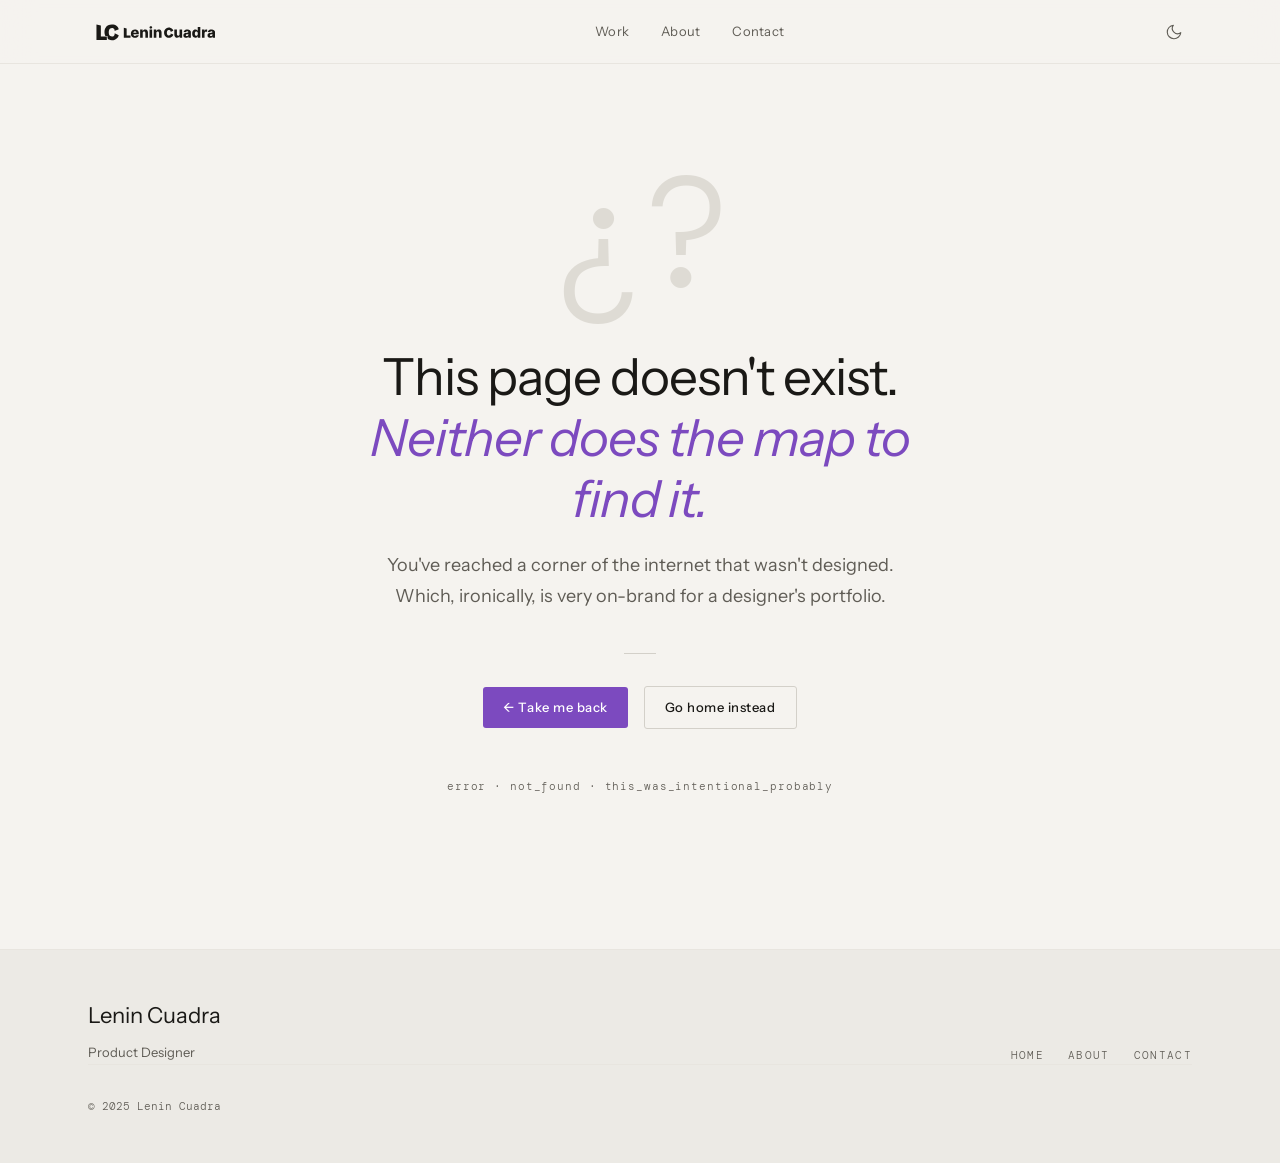
<file: cases/case-v3.html>
<!doctype html>
<html lang="en" dir="ltr">
<head>
  <meta charset="UTF-8" />
  <meta name="viewport" content="width=device-width, initial-scale=1.0" />

  <!-- Apply the saved theme (or OS preference) before first paint, prevents a light flash -->
  <script>
    (function () {
      try {
        var stored = localStorage.getItem('theme');
        if (stored === 'dark' || (!stored && window.matchMedia('(prefers-color-scheme: dark)').matches)) {
          document.documentElement.classList.add('theme-dark');
        }
      } catch (e) {}
    })();
  </script>
  <meta name="description" id="page-desc" content="" />

  <!-- Open Graph -->
  <meta property="og:type" content="article" />
  <meta property="og:title" id="og-title" content="" />
  <meta property="og:description" id="og-desc" content="" />

  <!-- Twitter Card -->
  <meta name="twitter:card" content="summary_large_image" />
  <meta name="twitter:title" id="tw-title" content="" />

  <title id="page-title">Case Study — Lenin Cuadra</title>
  <link rel="preconnect" href="https://fonts.googleapis.com">
  <link rel="preconnect" href="https://fonts.gstatic.com" crossorigin>
  <link rel="stylesheet" href="../styles/main.css" />
  <link rel="icon" href="/favicon.ico" sizes="48x48" />
  <link rel="icon" href="/assets/logo/favicon-96.png" type="image/png" sizes="96x96" />
  <link rel="icon" href="../assets/logo/logo-lc-favicon.svg" type="image/svg+xml" />
  <link rel="apple-touch-icon" href="/apple-touch-icon.png" />
  <style>
    #case-v3-content .section__label { margin-top: 0; margin-bottom: 0; }
    #case-v3-content h3 { margin-bottom: var(--sp-5); }
    /* label + h3 de la sección viven en .case-section__head (sticky, ver styles/case.css):
       el margen superior de la sección va en el wrapper, así funciona con o sin label. */
    #case-v3-content .case-section__head { margin-top: 3rem; margin-bottom: var(--sp-5); }
    #case-v3-content .case-section__head h3 { margin-bottom: 0; }
    /* A subhead directly under the section h3 sits closer — the h3 already opened the topic
       (the standalone .case-subhead top margin is the after-media distance). */
    #case-v3-content .case-section__head + .case-subhead { margin-top: var(--sp-6); }
    /* Las listas de steps/subheading (ul/ol con h4+p, contador colgante) viven en
       styles/case.css (sección CASE PROSE) — compartidas con los demos del styleguide. */
    #case-v3-content hr { border: none; border-top: 1px solid var(--border-subtle); margin-top: 3rem; margin-bottom: 0; }
    #case-v3-content h1 + h2 + p { margin-top: var(--sp-4); }
    #case-v3-content .image-block { cursor: zoom-in; margin-block: var(--sp-6); }
    #case-v3-content .image-block--empty { cursor: default; }
    /* Lightbox */
    #lightbox { display: none; position: fixed; inset: 0; background: rgba(0,0,0,0.85); z-index: 9999; align-items: center; justify-content: center; cursor: zoom-out; }
    #lightbox.is-open { display: flex; }
    #lightbox-content { max-width: 90vw; max-height: 90vh; border-radius: var(--r-md); overflow: hidden; pointer-events: none; }
    #lightbox-content img { display: block; max-width: 90vw; max-height: 90vh; object-fit: contain; }
    #lightbox-content video.lightbox-video { display: block; max-width: 90vw; max-height: 90vh; pointer-events: auto; border-radius: var(--r-md); background: #000; }
    #lightbox-placeholder { width: min(90vw, 662px); aspect-ratio: 16/9; background: var(--bg-card); border: 1px solid var(--border); border-radius: var(--r-md); display: flex; align-items: center; justify-content: center; }
    #lightbox-placeholder span { font-size: var(--text-base); color: var(--ink-3); text-align: center; padding: var(--sp-6); }
    #lightbox-close { position: fixed; top: var(--sp-5); right: var(--sp-5); background: none; border: none; color: #fff; font-size: 1.5rem; cursor: pointer; opacity: 0.7; line-height: 1; }
    #lightbox-close:hover { opacity: 1; }
    /* Gallery lightbox: section label + title (content styles), left-aligned + arrow navigation */
    #lightbox-stage { display: flex; flex-direction: column; align-items: flex-start; gap: var(--sp-4); max-width: 92vw; max-height: 92vh; margin: 0; cursor: default; }
    #lightbox-content { max-height: 72vh; overflow: visible; align-self: flex-start; }
    #lightbox-content img.lightbox-media { display: block; max-width: 90vw; max-height: 72vh; object-fit: contain; border-radius: var(--r-md); }
    #lightbox-content video.lightbox-video { max-height: 72vh; }
    #lightbox-content .lightbox-fig { margin: 0; max-width: 90vw; pointer-events: auto; }
    #lightbox-content .lightbox-fig .image-block { max-height: 72vh; }
    #lightbox-content .cslider--lightbox { width: min(90vw, 1100px); }
    #lightbox-caption { text-align: left; pointer-events: none; max-width: min(90vw, 920px); align-self: flex-start; }
    #lightbox-caption .section__label { color: rgba(255,255,255,0.55); margin: 0 0 6px; }
    #lightbox-caption .section__label:empty { display: none; }
    #lightbox-caption h3 { color: #fff; margin: 0; }
    #lightbox-caption #lightbox-subtitle { font-family: var(--font-body, "Instrument Sans"), system-ui, sans-serif; font-size: var(--text-base); font-weight: 400; line-height: 1.4; color: rgba(255,255,255,0.62); margin: 8px 0 0; }
    #lightbox-caption #lightbox-subtitle:empty { display: none; }
    #lightbox-counter { align-self: flex-start; font-family: var(--font-mono); font-size: var(--text-xs); letter-spacing: 0.1em; color: rgba(255,255,255,0.5); }
    #lightbox-counter:empty { display: none; }
    .lightbox-nav { position: fixed; top: 50%; transform: translateY(-50%); background: rgba(255,255,255,0.08); border: 1px solid rgba(255,255,255,0.2); color: #fff; width: 48px; height: 48px; border-radius: 50%; cursor: pointer; display: flex; align-items: center; justify-content: center; opacity: 0.75; transition: opacity 0.15s ease, background 0.15s ease; z-index: 10000; padding: 0; }
    .lightbox-nav svg { width: 22px; height: 22px; display: block; }
    .lightbox-nav:hover { opacity: 1; background: rgba(255,255,255,0.18); }
    #lightbox-prev { left: var(--sp-5); }
    #lightbox-next { right: var(--sp-5); }
    #lightbox.is-single .lightbox-nav { display: none; }
    @media (max-width: 768px) {
      #case-v3-content { padding-inline: clamp(1.25rem, 5vw, 3rem); }
    }
  </style>
</head>
<body>
  <a href="#case-v3-content" class="skip-link" data-en="Skip to main content" data-es="Saltar al contenido">Skip to main content</a>

  <!-- SITE HEADER -->
  <header class="site-header" role="banner">
    <div class="site-header__inner">
      <a href="../index.html" class="site-header__logo" aria-label="Lenin Cuadra — home">
        <svg class="site-header__logo-svg" width="160" height="26" viewBox="0 0 160 26" fill="none" xmlns="http://www.w3.org/2000/svg" aria-hidden="true">
          <path d="M55.534 19.8843C54.5335 19.8843 53.67 19.6871 52.9435 19.2927C52.2211 18.8941 51.6648 18.3275 51.2746 17.5926C50.8885 16.8537 50.6954 15.9756 50.6954 14.9585C50.6954 13.9704 50.8905 13.1069 51.2808 12.3679C51.671 11.6248 52.2211 11.0477 52.931 10.6367C53.6409 10.2216 54.4775 10.014 55.4406 10.014C56.1215 10.014 56.7442 10.1199 57.3088 10.3316C57.8734 10.5433 58.3612 10.8568 58.7722 11.2719C59.1832 11.6871 59.5029 12.1998 59.7312 12.8101C59.9596 13.4162 60.0737 14.1116 60.0737 14.8962V15.6559H51.7603V13.8874H57.2403C57.2362 13.5636 57.1593 13.275 57.0099 13.0218C56.8604 12.7686 56.6549 12.5714 56.3934 12.4302C56.136 12.2849 55.8392 12.2122 55.5029 12.2122C55.1625 12.2122 54.8573 12.2891 54.5875 12.4427C54.3176 12.5921 54.1038 12.7976 53.9461 13.0592C53.7883 13.3166 53.7053 13.6092 53.697 13.9372V15.7369C53.697 16.1271 53.7738 16.4696 53.9274 16.7644C54.081 17.055 54.2989 17.2813 54.5812 17.4432C54.8636 17.6051 55.1998 17.686 55.5901 17.686C55.8599 17.686 56.1049 17.6487 56.3249 17.574C56.5449 17.4992 56.7338 17.3892 56.8916 17.2439C57.0493 17.0986 57.1677 16.9201 57.2465 16.7084L60.0426 16.7893C59.9263 17.4162 59.671 17.9621 59.2766 18.4271C58.8864 18.8879 58.3737 19.247 57.7385 19.5044C57.1033 19.7577 56.3685 19.8843 55.534 19.8843Z" fill="currentColor"/>
          <path d="M64.6741 14.2486V19.7037H61.629V10.1386H64.5247V11.8947H64.6306C64.8423 11.3093 65.2035 10.8505 65.7141 10.5184C66.2247 10.1821 66.8329 10.014 67.5387 10.014C68.2112 10.014 68.7945 10.1655 69.2886 10.4686C69.7868 10.7675 70.1728 11.1868 70.4468 11.7265C70.725 12.2621 70.862 12.8889 70.8578 13.6072V19.7037H67.8127V14.205C67.8169 13.6736 67.6819 13.2584 67.4079 12.9595C67.1381 12.6606 66.7624 12.5112 66.2808 12.5112C65.9611 12.5112 65.6788 12.5817 65.4339 12.7229C65.1931 12.8599 65.0063 13.0571 64.8734 13.3145C64.7447 13.5719 64.6783 13.8832 64.6741 14.2486Z" fill="currentColor"/>
          <path d="M72.7432 19.7037V10.1386H75.7883V19.7037H72.7432ZM74.2689 9.02387C73.8412 9.02387 73.4738 8.88272 73.1666 8.60042C72.8594 8.31396 72.7058 7.96938 72.7058 7.56668C72.7058 7.16814 72.8594 6.82771 73.1666 6.54541C73.4738 6.25895 73.8412 6.11572 74.2689 6.11572C74.7006 6.11572 75.068 6.25895 75.3711 6.54541C75.6783 6.82771 75.8319 7.16814 75.8319 7.56668C75.8319 7.96938 75.6783 8.31396 75.3711 8.60042C75.068 8.88272 74.7006 9.02387 74.2689 9.02387Z" fill="currentColor"/>
          <path d="M80.7717 14.2486V19.7037H77.7266V10.1386H80.6223V11.8947H80.7281C80.9398 11.3093 81.301 10.8505 81.8117 10.5184C82.3223 10.1821 82.9305 10.014 83.6363 10.014C84.3088 10.014 84.8921 10.1655 85.3861 10.4686C85.8843 10.7675 86.2704 11.1868 86.5444 11.7265C86.8226 12.2621 86.9596 12.8889 86.9554 13.6072V19.7037H83.9103V14.205C83.9144 13.6736 83.7795 13.2584 83.5055 12.9595C83.2356 12.6606 82.8599 12.5112 82.3784 12.5112C82.0587 12.5112 81.7764 12.5817 81.5314 12.7229C81.2906 12.8599 81.1038 13.0571 80.971 13.3145C80.8423 13.5719 80.7759 13.8832 80.7717 14.2486Z" fill="currentColor"/>
          <path d="M108.21 15.575V10.1386H111.249V19.7037H108.347V17.9227H108.248C108.036 18.508 107.675 18.973 107.164 19.3176C106.658 19.658 106.045 19.8282 105.327 19.8282C104.675 19.8282 104.102 19.6788 103.608 19.3799C103.114 19.081 102.73 18.6637 102.456 18.1282C102.182 17.5885 102.043 16.9575 102.039 16.2351V10.1386H105.084V15.6373C105.088 16.1562 105.225 16.5651 105.495 16.864C105.765 17.163 106.132 17.3124 106.597 17.3124C106.9 17.3124 107.172 17.246 107.413 17.1131C107.658 16.9761 107.851 16.7789 107.992 16.5215C108.138 16.26 108.21 15.9445 108.21 15.575Z" fill="currentColor"/>
          <path d="M115.884 19.8656C115.273 19.8656 114.732 19.7639 114.258 19.5605C113.789 19.3529 113.418 19.0415 113.144 18.6264C112.874 18.2071 112.739 17.6819 112.739 17.0509C112.739 16.5195 112.832 16.0711 113.019 15.7058C113.206 15.3404 113.463 15.0436 113.791 14.8153C114.119 14.5869 114.497 14.4146 114.925 14.2984C115.352 14.178 115.809 14.097 116.295 14.0555C116.839 14.0057 117.277 13.9538 117.609 13.8998C117.941 13.8417 118.182 13.7608 118.331 13.657C118.485 13.549 118.562 13.3975 118.562 13.2024V13.1713C118.562 12.8516 118.452 12.6046 118.231 12.4302C118.011 12.2558 117.715 12.1687 117.341 12.1687C116.938 12.1687 116.614 12.2558 116.37 12.4302C116.125 12.6046 115.969 12.8454 115.902 13.1526L113.094 13.0529C113.177 12.4717 113.391 11.9528 113.735 11.4961C114.084 11.0353 114.562 10.6741 115.168 10.4126C115.778 10.1469 116.511 10.014 117.366 10.014C117.976 10.014 118.539 10.0867 119.053 10.232C119.568 10.3731 120.017 10.5807 120.399 10.8547C120.781 11.1245 121.075 11.4567 121.283 11.8511C121.495 12.2455 121.6 12.6959 121.6 13.2024V19.7037H118.736V18.371H118.661C118.491 18.6949 118.273 18.9689 118.007 19.1931C117.746 19.4172 117.436 19.5854 117.079 19.6975C116.727 19.8096 116.328 19.8656 115.884 19.8656ZM116.824 17.8729C117.152 17.8729 117.447 17.8064 117.708 17.6736C117.974 17.5407 118.186 17.3581 118.344 17.1256C118.501 16.889 118.58 16.6149 118.58 16.3036V15.3944C118.493 15.4401 118.387 15.4816 118.263 15.5189C118.142 15.5563 118.009 15.5916 117.864 15.6248C117.719 15.658 117.569 15.6871 117.416 15.712C117.262 15.7369 117.115 15.7597 116.974 15.7805C116.687 15.8262 116.442 15.8967 116.239 15.9922C116.039 16.0877 115.886 16.2123 115.778 16.3659C115.674 16.5153 115.622 16.6938 115.622 16.9014C115.622 17.2169 115.734 17.4577 115.959 17.6238C116.187 17.7898 116.475 17.8729 116.824 17.8729Z" fill="currentColor"/>
          <path d="M126.956 19.8407C126.25 19.8407 125.609 19.658 125.032 19.2927C124.455 18.9274 123.994 18.3794 123.649 17.6487C123.305 16.918 123.132 16.0109 123.132 14.9274C123.132 13.8023 123.311 12.8765 123.668 12.15C124.025 11.4235 124.492 10.8858 125.069 10.5371C125.65 10.1884 126.275 10.014 126.943 10.014C127.446 10.014 127.875 10.1012 128.233 10.2756C128.59 10.4458 128.884 10.6658 129.117 10.9357C129.349 11.2055 129.526 11.4857 129.646 11.7763H129.708V6.95018H132.754V19.7037H129.74V18.1531H129.646C129.517 18.4479 129.335 18.7239 129.098 18.9813C128.861 19.2387 128.565 19.4463 128.208 19.6041C127.855 19.7618 127.437 19.8407 126.956 19.8407ZM128.015 17.4681C128.384 17.4681 128.7 17.3643 128.961 17.1567C129.223 16.945 129.424 16.6482 129.565 16.2662C129.706 15.8843 129.777 15.4359 129.777 14.9211C129.777 14.398 129.706 13.9476 129.565 13.5698C129.428 13.192 129.227 12.9014 128.961 12.698C128.7 12.4946 128.384 12.3928 128.015 12.3928C127.637 12.3928 127.317 12.4966 127.056 12.7042C126.794 12.9118 126.595 13.2045 126.458 13.5823C126.325 13.96 126.258 14.4063 126.258 14.9211C126.258 15.4359 126.327 15.8843 126.464 16.2662C126.601 16.6482 126.798 16.945 127.056 17.1567C127.317 17.3643 127.637 17.4681 128.015 17.4681Z" fill="currentColor"/>
          <path d="M134.679 19.7037V10.1386H137.637V11.8822H137.737C137.911 11.2512 138.196 10.782 138.59 10.4748C138.984 10.1635 139.443 10.0078 139.966 10.0078C140.107 10.0078 140.253 10.0182 140.402 10.0389C140.552 10.0555 140.691 10.0825 140.819 10.1199V12.7665C140.674 12.7167 140.483 12.6772 140.247 12.6482C140.014 12.6191 139.806 12.6046 139.624 12.6046C139.263 12.6046 138.937 12.6855 138.646 12.8474C138.36 13.0052 138.133 13.2273 137.967 13.5138C137.805 13.7961 137.724 14.1282 137.724 14.5101V19.7037H134.679Z" fill="currentColor"/>
          <path d="M144.397 19.8656C143.787 19.8656 143.245 19.7639 142.772 19.5605C142.303 19.3529 141.931 19.0415 141.657 18.6264C141.387 18.2071 141.252 17.6819 141.252 17.0509C141.252 16.5195 141.346 16.0711 141.532 15.7058C141.719 15.3404 141.977 15.0436 142.305 14.8153C142.633 14.5869 143.01 14.4146 143.438 14.2984C143.866 14.178 144.322 14.097 144.808 14.0555C145.352 14.0057 145.79 13.9538 146.122 13.8998C146.454 13.8417 146.695 13.7608 146.844 13.657C146.998 13.549 147.075 13.3975 147.075 13.2024V13.1713C147.075 12.8516 146.965 12.6046 146.745 12.4302C146.525 12.2558 146.228 12.1687 145.854 12.1687C145.452 12.1687 145.128 12.2558 144.883 12.4302C144.638 12.6046 144.482 12.8454 144.416 13.1526L141.607 13.0529C141.69 12.4717 141.904 11.9528 142.249 11.4961C142.597 11.0353 143.075 10.6741 143.681 10.4126C144.291 10.1469 145.024 10.014 145.879 10.014C146.489 10.014 147.052 10.0867 147.567 10.232C148.082 10.3731 148.53 10.5807 148.912 10.8547C149.294 11.1245 149.589 11.4567 149.796 11.8511C150.008 12.2455 150.114 12.6959 150.114 13.2024V19.7037H147.249V18.371H147.174C147.004 18.6949 146.786 18.9689 146.521 19.1931C146.259 19.4172 145.95 19.5854 145.593 19.6975C145.24 19.8096 144.841 19.8656 144.397 19.8656ZM145.337 17.8729C145.665 17.8729 145.96 17.8064 146.222 17.6736C146.487 17.5407 146.699 17.3581 146.857 17.1256C147.015 16.889 147.093 16.6149 147.093 16.3036V15.3944C147.006 15.4401 146.9 15.4816 146.776 15.5189C146.655 15.5563 146.523 15.5916 146.377 15.6248C146.232 15.658 146.083 15.6871 145.929 15.712C145.775 15.7369 145.628 15.7597 145.487 15.7805C145.2 15.8262 144.955 15.8967 144.752 15.9922C144.553 16.0877 144.399 16.2123 144.291 16.3659C144.187 16.5153 144.135 16.6938 144.135 16.9014C144.135 17.2169 144.248 17.4577 144.472 17.6238C144.7 17.7898 144.989 17.8729 145.337 17.8729Z" fill="currentColor"/>
          <path d="M45.677 8.71747V17.1386H50.2435V19.7017H42.3252V7.9849L45.677 8.71747Z" fill="currentColor"/>
          <path d="M95.5818 7.82462C96.3217 7.82463 97.0026 7.92599 97.6243 8.12813C98.2459 8.33027 98.7914 8.62568 99.2604 9.01466C99.7296 9.39988 100.107 9.87496 100.393 10.4394C100.576 10.8009 100.713 11.1962 100.804 11.6251C100.079 11.9481 97.6868 13.0325 97.6868 13.0325C97.6868 13.0325 97.7096 12.6461 97.6868 12.3791C97.6639 12.1121 97.6029 11.8696 97.5038 11.6522C97.4085 11.435 97.2752 11.2482 97.1037 11.0919C96.9359 10.9317 96.7313 10.8092 96.491 10.7253C96.2508 10.6376 95.9782 10.594 95.6733 10.594C95.1393 10.594 94.6872 10.7234 94.3173 10.9827C93.9512 11.2421 93.6726 11.614 93.4819 12.0983C93.295 12.5827 93.2017 13.1647 93.2017 13.8436C93.2017 14.5605 93.2969 15.1614 93.4875 15.6457C93.682 16.1261 93.9626 16.4882 94.3286 16.7323C94.6948 16.9726 95.1357 17.0932 95.6506 17.0932C95.9441 17.0932 96.2073 17.0565 96.4399 16.984C96.6725 16.9078 96.8747 16.7989 97.0463 16.6578C97.2178 16.5168 97.3573 16.3474 97.464 16.1492C97.5743 15.9477 97.8156 15.1835 97.6874 14.6601L100.825 16.0628C100.753 16.374 100.644 16.689 100.496 17.0074C100.256 17.5184 99.9142 17.9911 99.4718 18.4258C99.0332 18.8568 98.4897 19.2038 97.8413 19.467C97.193 19.7301 96.4399 19.862 95.5818 19.862C94.7541 19.862 93.9556 19.8037 93.2951 19.4518C91.4432 18.4652 90.587 16.8315 90.587 16.8315C90.587 16.8315 89.9295 15.6319 89.9294 13.8436C89.9294 12.0415 90.1812 11.4404 90.6847 10.548C91.1881 9.65179 91.8666 8.97447 92.7209 8.51681C93.5752 8.05532 94.5291 7.82462 95.5818 7.82462Z" fill="currentColor"/>
          <path d="M28.2266 4C29.3717 4.00001 30.4256 4.15689 31.3877 4.46973C32.3497 4.78257 33.194 5.23977 33.9199 5.8418C34.646 6.43798 35.2301 7.17326 35.6729 8.04688C35.9564 8.60638 36.1685 9.2181 36.3091 9.88184C35.1875 10.3818 31.4844 12.0601 31.4844 12.0601C31.4844 12.0601 31.5198 11.462 31.4844 11.0488C31.449 10.6356 31.3546 10.2603 31.2012 9.92383C31.0537 9.58762 30.8474 9.29854 30.582 9.05664C30.3223 8.80872 30.0057 8.61912 29.6338 8.48926C29.262 8.35362 28.8402 8.28614 28.3682 8.28613C27.5418 8.28613 26.8421 8.48633 26.2695 8.8877C25.7029 9.28907 25.2717 9.86466 24.9766 10.6143C24.6873 11.3639 24.543 12.2647 24.543 13.3154C24.543 14.425 24.6902 15.3549 24.9854 16.1045C25.2863 16.848 25.7206 17.4084 26.2871 17.7861C26.8538 18.158 27.5361 18.3447 28.333 18.3447C28.7874 18.3447 29.1947 18.2879 29.5547 18.1758C29.9147 18.0577 30.2276 17.8893 30.4932 17.6709C30.7586 17.4526 30.9744 17.1905 31.1396 16.8838C31.3103 16.5719 31.6838 15.3892 31.4854 14.5791L36.3408 16.75C36.2304 17.2316 36.062 17.7192 35.832 18.2119C35.4602 19.0027 34.9317 19.7344 34.2471 20.4072C33.5683 21.0742 32.7271 21.6113 31.7236 22.0186C30.7202 22.4258 29.5546 22.6299 28.2266 22.6299C26.9455 22.6299 25.7097 22.5397 24.6875 21.9951C23.5361 21.3817 23.1093 20.714 23.0527 19.2861C23.0138 18.3032 23.0527 17.6709 23.0527 17.6709H20.5732C20.5569 17.6473 19.4786 16.0831 19.4785 13.3154C19.4785 10.5263 19.8683 9.59611 20.6475 8.21484C21.4266 6.82786 22.4768 5.77958 23.7988 5.07129C25.1211 4.35705 26.5974 4 28.2266 4Z" fill="currentColor"/>
          <path d="M15.1875 5.38184V18.415H22.2549V22.3818H10V4.24805L15.1875 5.38184Z" fill="currentColor"/>
        </svg>
      </a>
      <div class="site-header__center">
        <nav class="site-header__nav" aria-label="Case actions">
          <button class="site-header__nav-link" id="nav-copy-email" aria-label="Copy email address">
            <svg width="13" height="13" viewBox="0 0 24 24" fill="none" stroke="currentColor" stroke-width="2" aria-hidden="true"><rect x="9" y="9" width="13" height="13" rx="2"/><path d="M5 15H4a2 2 0 0 1-2-2V4a2 2 0 0 1 2-2h9a2 2 0 0 1 2 2v1"/></svg>
            <span data-en="Email" data-es="Email">Email</span>
          </button>
          <a href="https://www.linkedin.com/in/lenincuadra/" target="_blank" rel="noopener noreferrer" class="site-header__nav-link">
            <svg width="13" height="13" viewBox="0 0 24 24" fill="currentColor" aria-hidden="true"><path d="M20.45 20.45h-3.55v-5.57c0-1.33-.03-3.04-1.85-3.04-1.85 0-2.14 1.45-2.14 2.94v5.67H9.36V9h3.41v1.56h.05c.48-.9 1.64-1.85 3.37-1.85 3.6 0 4.27 2.37 4.27 5.45v6.29zM5.34 7.43a2.06 2.06 0 1 1 0-4.12 2.06 2.06 0 0 1 0 4.12zM7.12 20.45H3.55V9h3.57v11.45zM22.22 0H1.77C.79 0 0 .77 0 1.73v20.54C0 23.23.79 24 1.77 24h20.45C23.21 24 24 23.23 24 22.27V1.73C24 .77 23.21 0 22.22 0z"/></svg>
            <span data-en="LinkedIn" data-es="LinkedIn">LinkedIn</span>
          </a>
          <a id="nav-resume" href="../assets/cv/Lenin_Cuadra_CV_EN.pdf" target="_blank" rel="noopener noreferrer" class="site-header__nav-link">
            <svg width="13" height="13" viewBox="0 0 24 24" fill="none" stroke="currentColor" stroke-width="2" aria-hidden="true"><path d="M14 2H6a2 2 0 0 0-2 2v16a2 2 0 0 0 2 2h12a2 2 0 0 0 2-2V8z"/><polyline points="14 2 14 8 20 8"/><line x1="16" y1="13" x2="8" y2="13"/><line x1="16" y1="17" x2="8" y2="17"/><polyline points="10 9 9 9 8 9"/></svg>
            <span data-en="Resume" data-es="Currículum">Resume</span>
          </a>
        </nav>
      </div>
      <div class="site-header__controls">
        <div class="lang-switch" role="group" aria-label="Language selector">
          <button class="lang-switch__btn lang-switch__btn--active" data-lang="en" aria-current="true">EN</button>
          <button class="lang-switch__btn" data-lang="es" aria-current="false">ES</button>
        </div>
        <button class="theme-toggle" id="theme-toggle" aria-label="Toggle dark mode" aria-pressed="false">
          <svg class="icon-moon" aria-hidden="true" viewBox="0 0 24 24" fill="none" stroke="currentColor" stroke-width="1.5"><path d="M21 12.79A9 9 0 1 1 11.21 3 7 7 0 0 0 21 12.79z"/></svg>
          <svg class="icon-sun" aria-hidden="true" viewBox="0 0 24 24" fill="none" stroke="currentColor" stroke-width="1.5"><circle cx="12" cy="12" r="5"/><line x1="12" y1="1" x2="12" y2="3"/><line x1="12" y1="21" x2="12" y2="23"/><line x1="4.22" y1="4.22" x2="5.64" y2="5.64"/><line x1="18.36" y1="18.36" x2="19.78" y2="19.78"/><line x1="1" y1="12" x2="3" y2="12"/><line x1="21" y1="12" x2="23" y2="12"/><line x1="4.22" y1="19.78" x2="5.64" y2="18.36"/><line x1="18.36" y1="5.64" x2="19.78" y2="4.22"/></svg>
        </button>
      </div>
    </div>
  </header>

  <!-- LIGHTBOX -->
  <div id="lightbox" role="dialog" aria-modal="true" aria-label="Graphic preview">
    <button id="lightbox-close" aria-label="Close">✕</button>
    <button id="lightbox-prev" class="lightbox-nav" aria-label="Previous graphic"><svg viewBox="0 0 24 24" fill="none" stroke="currentColor" stroke-width="2" stroke-linecap="round" stroke-linejoin="round" aria-hidden="true"><polyline points="15 18 9 12 15 6"/></svg></button>
    <button id="lightbox-next" class="lightbox-nav" aria-label="Next graphic"><svg viewBox="0 0 24 24" fill="none" stroke="currentColor" stroke-width="2" stroke-linecap="round" stroke-linejoin="round" aria-hidden="true"><polyline points="9 18 15 12 9 6"/></svg></button>
    <figure id="lightbox-stage">
      <figcaption id="lightbox-caption"><p class="section__label" id="lightbox-eyebrow"></p><h3 id="lightbox-title"></h3><p id="lightbox-subtitle"></p></figcaption>
      <div id="lightbox-content"></div>
      <span id="lightbox-counter"></span>
    </figure>
  </div>

  <!-- CASE LAYOUT -->
  <div class="case-layout">

    <!-- CASE CONTENT — no design system classes inside main -->
    <main id="case-v3-content" class="case-content" tabindex="-1"></main>

    <!-- TOC SIDEBAR -->
    <aside class="case-toc" aria-label="Table of contents">
      <nav id="toc-nav"></nav>
    </aside>

  </div>

  <!-- CASE NAVIGATION -->
  <nav class="case-nav" id="case-nav" aria-label="Case studies navigation">
    <div class="container">
      <div class="case-nav__inner" id="case-nav-inner"></div>
    </div>
  </nav>

  <!-- FOOTER -->
  <footer class="site-footer" role="contentinfo">
    <div class="container">
      <div class="site-footer__inner">
        <div></div>
        <nav class="site-footer__links" aria-label="Footer navigation">
          <a href="../index.html#work" class="site-footer__link"><span data-en="Work" data-es="Trabajo">Work</span></a>
          <a href="../index.html#about" class="site-footer__link"><span data-en="About" data-es="Sobre mí">About</span></a>
          <a href="https://notes.lenincuadra.com/practice/" class="site-footer__link" target="_blank" rel="noopener noreferrer"><span data-en="Writing" data-es="Escritos">Writing</span></a>
          <a href="https://www.linkedin.com/in/lenincuadra/" class="site-footer__link" target="_blank" rel="noopener noreferrer">LinkedIn</a>
          <a href="../assets/cv/Lenin_Cuadra_CV_EN.pdf" data-resume-link class="site-footer__link" target="_blank" rel="noopener noreferrer"><span data-en="Resume" data-es="Currículum">Resume</span></a>
        </nav>
      </div>
      <div class="site-footer__copy">
        <span>© <span id="footer-year"></span> Lenin Cuadra</span>
        <span data-en="Designed &amp; built with care." data-es="Diseñado y construido con cuidado.">Designed &amp; built with care.</span>
      </div>
    </div>
  </footer>

  <script src="../data/content.js"></script>
  <script src="../data/profiles.js"></script>
  <script>
    // Draft loader — only active on localhost. Uses document.write to inject
    // the draft script synchronously into the parse stream BEFORE the renderer
    // runs. In production the block exits immediately (isLocal = false).
    (function () {
      var isLocal = ['localhost', '127.0.0.1', ''].includes(location.hostname);
      if (!isLocal) return;
      var slug = new URLSearchParams(location.search).get('slug');
      if (!slug) return;
      // document.write here is valid: page is still parsing (script is not defer/async).
      // The inserted <script> executes before the next <script> block.
      // Draft files must call: PORTFOLIO_DATA.en.cases.push({...}); PORTFOLIO_DATA.es.cases.push({...});
      document.write('<script src="../content/drafts/' + slug + '.js"><\/script>');
    })();
  </script>
  <script>
    const LANG_KEY = 'portfolio-lang';

    // ── Case image placeholder (silent, on-brand fallback) ─────────────────────
    // Localized qualifier appended to the English image description. English is the
    // source of truth; both strings live here so they can be swapped on toggle.
    const IMG_PH_QUALIFIER = { en: 'image coming soon', es: 'imagen en preparación' };
    // Decorative outline image icon, no library dependency. Swap freely.
    const IMG_PH_ICON =
      '<svg class="image-block__icon" viewBox="0 0 24 24" fill="none" stroke="currentColor" stroke-width="1.5" aria-hidden="true">' +
      '<rect x="3" y="3" width="18" height="18" rx="2" ry="2"/>' +
      '<circle cx="8.5" cy="8.5" r="1.5"/>' +
      '<polyline points="21 15 16 10 5 21"/></svg>';

    // Accessible name for the placeholder: English description plus localized qualifier.
    function imgPhLabel(desc, lng) {
      const q = IMG_PH_QUALIFIER[lng] || IMG_PH_QUALIFIER.en;
      if (!desc) return q.charAt(0).toUpperCase() + q.slice(1);
      return desc + ', ' + q;
    }

    // On image load failure, degrade the slot to the silent placeholder in place.
    // Replaces markup (no new image request), so there is no error loop.
    window.__caseImgFallback = function (img) {
      const block = img.closest('.image-block');
      if (!block || block.classList.contains('image-block--empty')) return;
      block.classList.add('image-block--empty');
      block.setAttribute('role', 'img');
      const label = getLang() === 'es' ? block.dataset.phEs : block.dataset.phEn;
      if (label) block.setAttribute('aria-label', label);
      block.innerHTML = IMG_PH_ICON;
    };

    // URL attributes (src, poster, href) are built by concatenation, never as a
    // template like src="../{x}" written inline: Google reads those strings in the
    // HTML as paths and crawls URLs such as /{img.src}, which return 404.
    function urlAttr(name, url) { return ' ' + name + '="' + url + '"'; }
    // Case media paths in content.js are relative to the site root; this page lives in /cases/.
    function mediaAttr(name, path) { return urlAttr(name, '../' + path); }

    // Theme: the initial theme is set by the inline script in <head> to avoid a flash. Here we only wire the toggle.
    const html = document.documentElement;
    const themeToggleBtn = document.getElementById('theme-toggle');
    themeToggleBtn.setAttribute('aria-pressed', String(html.classList.contains('theme-dark')));
    themeToggleBtn.addEventListener('click', () => {
      const dark = html.classList.toggle('theme-dark');
      localStorage.setItem('theme', dark ? 'dark' : 'light');
      themeToggleBtn.setAttribute('aria-pressed', String(dark));
      applyThemedVideos();
    });

    // a11y (WCAG 2.2.2): con reduced-motion no autoreproducimos videos.
    const REDUCED_MOTION = window.matchMedia
      && window.matchMedia('(prefers-reduced-motion: reduce)').matches;
    function stopAutoplayVideos(scope) {
      if (!REDUCED_MOTION) return;
      (scope || document).querySelectorAll('video[autoplay]').forEach(v => {
        v.autoplay = false;
        v.removeAttribute('autoplay');
        v.addEventListener('playing', () => v.pause(), { once: true });
        try { v.pause(); } catch (e) { /* no-op */ }
      });
    }

    // Footer year
    const fy = document.getElementById('footer-year');
    if (fy) fy.textContent = new Date().getFullYear();

    // Language
    function getLang() { return localStorage.getItem(LANG_KEY) || 'en'; }

    const RESUME_URLS = {
      en: '../assets/cv/Lenin_Cuadra_CV_EN.pdf',
      es: '../assets/cv/Lenin_Cuadra_CV_ES.pdf',
    };

    function applyLang(lang) {
      document.documentElement.lang = lang;
      document.querySelectorAll('.lang-switch__btn').forEach(btn => {
        btn.classList.toggle('lang-switch__btn--active', btn.dataset.lang === lang);
        btn.setAttribute('aria-current', btn.dataset.lang === lang ? 'true' : 'false');
      });
      document.querySelectorAll('[data-en]').forEach(el => {
        const text = el.dataset[lang];
        if (text !== undefined) el.textContent = text;
      });
      // Image placeholders carry their label in data-ph-en/data-ph-es, not text.
      document.querySelectorAll('.image-block--empty[data-ph-en]').forEach(el => {
        const label = lang === 'es' ? el.dataset.phEs : el.dataset.phEn;
        if (label) el.setAttribute('aria-label', label);
      });
      document.querySelectorAll('#cta-resume, #nav-resume, a[data-resume-link]').forEach(el => {
        el.href = RESUME_URLS[lang] || RESUME_URLS.en;
      });
      // Writing: the blog opens in the language chosen here (it reads ?lang= and remembers it)
      document.querySelectorAll('a[href^="https://notes.lenincuadra.com/"]').forEach(el => {
        const url = new URL(el.href);
        url.searchParams.set('lang', lang);
        el.href = url.toString();
      });
    }

    document.querySelectorAll('.lang-switch__btn').forEach(btn => {
      btn.addEventListener('click', () => {
        localStorage.setItem(LANG_KEY, btn.dataset.lang);
        applyLang(btn.dataset.lang);
      });
    });

    // ── Case renderer ──────────────────────────────────────────────────────────

    const slug  = new URLSearchParams(location.search).get('slug');
    const lang  = getLang();
    const cEn   = (PORTFOLIO_DATA.en?.cases || []).find(x => x.slug === slug);
    const cEs   = (PORTFOLIO_DATA.es?.cases || []).find(x => x.slug === slug) || cEn;
    const c     = lang === 'es' ? cEs : cEn;

    if (!c) {
      // Slug inexistente (o sin slug) → la misma página 404 del sitio. replace() para
      // que "Take me back" vuelva a la página anterior y no a este case roto.
      location.replace('../404.html');
    } else {

      // Page meta
      document.title = c.meta?.title || c.card?.title || 'Case Study — Lenin Cuadra';
      document.getElementById('page-desc').content  = c.meta?.description || '';
      document.getElementById('og-title').content   = c.meta?.title || '';
      document.getElementById('og-desc').content    = c.meta?.description || '';
      document.getElementById('tw-title').content   = c.meta?.title || '';

      // SEO: JSON-LD del case (Google ejecuta JS; crawlers de IA no → llms.txt)
      const ld = document.createElement('script');
      ld.type = 'application/ld+json';
      ld.textContent = JSON.stringify({
        '@context': 'https://schema.org',
        '@type': 'Article',
        headline: c.card?.title || c.meta?.title || slug,
        description: c.meta?.description || '',
        inLanguage: lang === 'es' ? 'es' : 'en',
        author: {
          '@type': 'Person',
          name: 'Lenin Cuadra',
          url: 'https://lenincuadra.com/'
        }
      });
      document.head.appendChild(ld);

      // Bilingual text wrapper — always emits data-en + data-es so applyLang() can update
      function t(enVal, esVal) {
        const en  = String(enVal  ?? '').replace(/"/g, '&quot;');
        const es  = String(esVal != null ? esVal : (enVal ?? '')).replace(/"/g, '&quot;');
        const cur = lang === 'es' ? (esVal != null ? esVal : enVal) : enVal;
        return `<span data-en="${en}" data-es="${es}">${cur ?? ''}</span>`;
      }

      // Content type renderers — take both en and es versions of each item
      function renderItem(enItem, esItem) {
        switch (enItem.type) {
          case 'body':
            return `<p>${t(enItem.text, esItem?.text)}</p>`;
          case 'quote':
            return `<blockquote class="case-quote"><p>${t(enItem.text, esItem?.text)}</p>${enItem.attr ? `<cite>${t(enItem.attr, esItem?.attr)}</cite>` : ''}</blockquote>`;
          case 'steps':
            if (enItem.variant === 'numbered') {
              return `<ol>${(enItem.items || []).map((it, k) => `<li>${t(it, esItem?.items?.[k])}</li>`).join('')}</ol>`;
            }
            // bullet: "label — description" → <ul><li><h4>label</h4><p>desc</p></li></ul>
            return '<ul>' + (enItem.items || []).map((it, k) => {
              const esIt  = esItem?.items?.[k] ?? it;
              const sep   = it.indexOf(' — ');
              const esSep = esIt.indexOf(' — ');
              if (sep === -1) return `<li><p>${t(it, esIt)}</p></li>`;
              const enLabel = it.slice(0, sep),   enDesc = it.slice(sep + 3);
              const esLabel = esSep === -1 ? esIt : esIt.slice(0, esSep);
              const esDesc  = esSep === -1 ? ''   : esIt.slice(esSep + 3);
              return `<li><h4>${t(enLabel, esLabel)}</h4><p>${t(enDesc, esDesc)}</p></li>`;
            }).join('') + '</ul>';
          case 'image': {
            const desc       = enItem.alt || '';
            // Aspect-ratio is reserved up front (default 16/9), overridable per slot
            // via "ratio": "wide" | "square" | "portrait", so the slot does not shift
            // when a real image replaces the placeholder.
            const ratioClass = ({ wide: 'image-block--wide', square: 'image-block--square', portrait: 'image-block--portrait', auto: 'image-block--auto' })[enItem.ratio] || 'image-block--wide';
            const canvasClass = enItem.canvas === 'dark' ? ' image-block--canvas-dark' : '';
            const phEn       = imgPhLabel(desc, 'en').replace(/"/g, '&quot;');
            const phEs       = imgPhLabel(desc, 'es').replace(/"/g, '&quot;');
            // No source declared, intended-but-not-ready: render the placeholder, no request.
            if (!(enItem.src || '').trim()) {
              const cur = lang === 'es' ? phEs : phEn;
              return `<div class="image-block ${ratioClass} image-block--empty" role="img" aria-label="${cur}" data-ph-en="${phEn}" data-ph-es="${phEs}">${IMG_PH_ICON}</div>`;
            }
            // Source present: show the image; on failure it degrades to the same placeholder.
            const safeAlt = desc.replace(/"/g, '&quot;');
            // Phone mockup: screenshot inside a device bezel, centered on a theme-following
            // stage. The bezel gives the screen an edge, so a light/white mockup still reads
            // as a phone on a light stage (no dark canvas needed). See docs/design.md.
            // a11y 2.1.1: el botón ⤢ es la vía de teclado al lightbox en todos
            // los gráficos (el click con mouse sobre la imagen sigue andando).
            const expandBtn = '<button class="image-block__expand" aria-label="Expand image" type="button">⤢</button>';
            if (enItem.device === 'phone') {
              const dCap = enItem.caption ? `<figcaption class="demo-figure__caption">${t(enItem.caption, esItem?.caption)}</figcaption>` : '';
              return `<figure class="device-figure"><div class="device-stage"><div class="device-phone"><img class="device-phone__screen"${mediaAttr('src', enItem.src)} alt="${safeAlt}" loading="${enItem.loading || 'lazy'}" onerror="window.__caseImgFallback(this)" /></div>${expandBtn}</div>${dCap}</figure>`;
            }
            return `<div class="image-block ${ratioClass}${canvasClass}" data-ph-en="${phEn}" data-ph-es="${phEs}"><img${mediaAttr('src', enItem.src)} alt="${safeAlt}" loading="${enItem.loading || 'lazy'}" onerror="window.__caseImgFallback(this)" />${expandBtn}</div>`;
          }
          case 'video': {
            const desc       = (enItem.alt || '').replace(/"/g, '&quot;');
            const ratioClass = ({ wide: 'image-block--wide', square: 'image-block--square', portrait: 'image-block--portrait', auto: 'image-block--auto' })[enItem.ratio] || 'image-block--wide';
            const canvasClass = enItem.canvas === 'dark' ? ' image-block--canvas-dark' : '';
            const webm       = enItem.src;
            const mp4        = webm.replace(/\.webm$/, '.mp4');
            const poster     = enItem.poster ? `${mediaAttr('poster', enItem.poster)}` : '';
            const vLabel     = enItem.label ? `<span class="media-label">${t(enItem.label, esItem?.label)}</span>` : '';
            const vCapText   = enItem.caption ? t(enItem.caption, esItem?.caption) : '';
            const cap        = (vLabel || vCapText) ? `<figcaption class="demo-figure__caption">${vLabel}${vLabel && vCapText ? ' — ' : ''}${vCapText}</figcaption>` : '';
            // Themed video: 2 variantes horneadas (stage light/dark) que el JS intercambia
            // por tema (applyThemedVideos). El fondo del video sigue el tema sin alpha.
            // src apunta al "-dark.webm"; base = ruta sin "-dark.webm". Ver docs/design.md.
            if (enItem.themed) {
              const base = ('../' + webm).replace(/-dark\.webm$/, '');
              return `<figure class="demo-figure${enItem.size === 'half' ? ' demo-figure--half' : ''}"><div class="image-block ${ratioClass} image-block--video"><video data-themed-base="${base}"${poster} autoplay loop muted playsinline${enItem.controls === false ? '' : ' controls'} preload="metadata" aria-label="${desc}"></video><button class="image-block__expand" aria-label="Expand video" type="button">⤢</button></div>${cap}</figure>`;
            }
            return `<figure class="demo-figure${enItem.size === 'half' ? ' demo-figure--half' : ''}"><div class="image-block ${ratioClass} image-block--video${canvasClass}"><video${poster} autoplay loop muted playsinline${enItem.controls === false ? '' : ' controls'} preload="metadata" aria-label="${desc}"><source${mediaAttr('src', webm)} type="video/webm"><source${mediaAttr('src', mp4)} type="video/mp4"></video><button class="image-block__expand" aria-label="Expand video" type="button">⤢</button></div>${cap}</figure>`;
          }
          case 'compare': {
            const cell = (s, fallbackLbl, tagMod) => s
              ? `<div class="compare__cell"><span class="compare__tag compare__tag--${tagMod}">${s.label || fallbackLbl}</span>`
                + `<img${mediaAttr('src', s.src)} alt="${(s.alt || '').replace(/"/g, '&quot;')}" loading="lazy" /></div>`
              : '';
            const cap = enItem.caption ? `<figcaption class="image-block__caption">${t(enItem.caption, esItem?.caption)}</figcaption>` : '';
            return `<figure class="compare-figure"><div class="compare">${cell(enItem.left, 'Figma', 'figma')}${cell(enItem.right, 'App', 'app')}</div><button class="image-block__expand" aria-label="Expand comparison" type="button">⤢</button>${cap}</figure>`;
          }
          case 'callout': {
            const variant = enItem.variant || 'note';
            const ctitle  = enItem.title ? `<p class="alert-callout__title">${t(enItem.title, esItem?.title)}</p>` : '';
            const ctext   = t(enItem.text, esItem?.text);
            return `<div class="alert-callout alert-callout--${variant}" role="note">`
              + `<svg class="alert-callout__icon" viewBox="0 0 24 24" fill="none" stroke="currentColor" stroke-width="1.8" aria-hidden="true"><path d="M10.29 3.86 1.82 18a2 2 0 0 0 1.71 3h16.94a2 2 0 0 0 1.71-3L13.71 3.86a2 2 0 0 0-3.42 0z"/><path d="M12 9v4"/><path d="M12 17h.01"/></svg>`
              + `<div class="alert-callout__body">${ctitle}<p>${ctext}</p></div></div>`;
          }
          case 'carousel': {
            const interval = enItem.interval || 4000;
            const slides = (enItem.images || []).map((img, k) => {
              const a = (img.alt ? t(img.alt, esItem?.images?.[k]?.alt) : '').replace(/"/g, '&quot;');
              return `<figure class="carousel__slide${k === 0 ? ' is-active' : ''}"><img${mediaAttr('src', img.src)} alt="${a}" loading="lazy" /></figure>`;
            }).join('');
            const dots = (enItem.images || []).map((_, k) =>
              `<button class="carousel__dot${k === 0 ? ' is-active' : ''}" data-idx="${k}" aria-label="Image ${k + 1}"></button>`
            ).join('');
            const cap = enItem.caption ? `<figcaption class="image-block__caption">${t(enItem.caption, esItem?.caption)}</figcaption>` : '';
            return `<figure class="carousel-figure"><div class="carousel" data-interval="${interval}"><div class="carousel__track">${slides}<button class="carousel__arrow carousel__arrow--prev" aria-label="Previous">‹</button><button class="carousel__arrow carousel__arrow--next" aria-label="Next">›</button><button class="image-block__expand" aria-label="Expand carousel" type="button">⤢</button></div><div class="carousel__dots">${dots}</div></div>${cap}</figure>`;
          }
          case 'slider': {
            const b = enItem.before || {}, a = enItem.after || {};
            const balt = (b.alt ? t(b.alt, esItem?.before?.alt) : '').replace(/"/g, '&quot;');
            const aalt = (a.alt ? t(a.alt, esItem?.after?.alt) : '').replace(/"/g, '&quot;');
            const blbl = b.label ? `<span class="compare__tag compare__tag--figma cslider__tag cslider__tag--left">${t(b.label, esItem?.before?.label)}</span>` : '';
            const albl = a.label ? `<span class="compare__tag compare__tag--app cslider__tag cslider__tag--right">${t(a.label, esItem?.after?.label)}</span>` : '';
            const cap = enItem.caption ? `<figcaption class="image-block__caption">${t(enItem.caption, esItem?.caption)}</figcaption>` : '';
            return `<figure class="slider-figure"><div class="cslider" style="--pos:50%">`
              + `<img class="cslider__base"${mediaAttr('src', a.src)} alt="${aalt}" loading="lazy" />`
              + `<div class="cslider__top"><img${mediaAttr('src', b.src)} alt="${balt}" loading="lazy" /></div>`
              + `<div class="cslider__divider"></div>${blbl}${albl}`
              + `<button class="cslider__expand" aria-label="Expand comparison" type="button">⤢</button>`
              + `<span class="cslider__hint">↔ Drag to compare</span>`
              + `<input class="cslider__range" type="range" min="0" max="100" value="50" aria-label="Drag to compare design and build" />`
              + `</div>${cap}</figure>`;
          }
          case 'heading': {
            const lvl = enItem.level || 4;
            const cls = lvl >= 5 ? 'case-subcta' : 'case-subhead';
            return `<h${lvl} class="${cls}">${t(enItem.text, esItem?.text)}</h${lvl}>`;
          }
          case 'row': {
            const inner = (enItem.items || []).map((it, k) => renderItem(it, esItem?.items?.[k])).join('');
            return `<div class="content-row">${inner}</div>`;
          }
          case 'gallery':
            return `<div>${(enItem.images || []).map(img => `<img${mediaAttr('src', img.src)} alt="${img.alt || ''}" loading="lazy" />`).join('')}</div>`;
          case 'link':
            return `<p><a class="case-link"${urlAttr('href', enItem.href)} target="_blank" rel="noopener noreferrer">${t(enItem.text, esItem?.text)}</a></p>`;
          case 'table': {
            const heads = (enItem.headers || []).map((h, k) => `<th>${t(h, esItem?.headers?.[k])}</th>`).join('');
            const rows  = (enItem.rows || []).map((row, ri) => `<tr>${(row || []).map((c, ci) => `<td>${t(c, esItem?.rows?.[ri]?.[ci])}</td>`).join('')}</tr>`).join('');
            const tcap  = enItem.caption ? `<figcaption class="image-block__caption">${t(enItem.caption, esItem?.caption)}</figcaption>` : '';
            const mod   = enItem.variant ? ` case-table--${enItem.variant}` : '';
            return `<figure class="case-table${mod}"><table>${heads ? `<thead><tr>${heads}</tr></thead>` : ''}<tbody>${rows}</tbody></table>${tcap}</figure>`;
          }
          default:
            return '';
        }
      }

      // Group consecutive subheading+body pairs into an ordered or unordered list
      function renderContent(enItems, esItems) {
        const out = [];
        let i = 0;
        while (i < enItems.length) {
          if (enItems[i].type === 'subheading') {
            const pairs = [];
            while (i < enItems.length && enItems[i].type === 'subheading') {
              const enLbl = enItems[i].text, esLbl = esItems?.[i]?.text;
              i++;
              const enBody = (i < enItems.length && enItems[i].type === 'body') ? enItems[i].text   : '';
              const esBody = (i < enItems.length && esItems?.[i]?.type === 'body') ? esItems[i]?.text : undefined;
              if (enBody) i++;
              pairs.push({ enLbl, esLbl, enBody, esBody });
            }
            const isOrdered = /^\d+[.)]\s/.test(pairs[0]?.enLbl || '');
            const tag = isOrdered ? 'ol' : 'ul';
            out.push(`<${tag}>${pairs.map(p => `<li><h4>${t(p.enLbl, p.esLbl)}</h4>${p.enBody ? `<p>${t(p.enBody, p.esBody)}</p>` : ''}</li>`).join('')}</${tag}>`);
          } else {
            out.push(renderItem(enItems[i], esItems?.[i]));
            i++;
          }
        }
        return out.join('');
      }

      // Reading time
      function calcReadingTime(sections) {
        const skipKeys = new Set(['src','poster','cover','href','url','id','type','color','bg','alt','icon','tag','label','theme']);
        const text = (sections || []).map(s => {
          const walk = (node, key) => {
            if (skipKeys.has(key)) return '';
            if (typeof node === 'string') return /\.(png|jpg|jpeg|gif|webp|svg|mp4|webm)$/i.test(node) ? '' : node;
            if (Array.isArray(node)) return node.map(v => walk(v, key)).join(' ');
            if (node && typeof node === 'object') return Object.entries(node).map(([k,v]) => walk(v, k)).join(' ');
            return '';
          };
          return walk(s.content || [], '');
        }).join(' ');
        const words = text.trim().split(/\s+/).filter(w => w.length > 0).length;
        return Math.max(1, Math.ceil(words / 200));
      }
      const readMins = calcReadingTime(cEn.sections);
      const readingTimeHTML = `<p><span class="badge badge--ghost" data-en="${readMins} min read" data-es="${readMins} min de lectura">${lang === 'es' ? readMins + ' min de lectura' : readMins + ' min read'}</span></p>`;

      // Hero
      const heroEn = cEn.hero || {}, heroEs = cEs.hero || {};
      let html = `<h1>${t(heroEn.title, heroEs.title)}</h1>`;
      if (heroEn.subtitle) html += `<h2>${t(heroEn.subtitle, heroEs.subtitle)}</h2>`;
      html += readingTimeHTML;

      // Sections
      html += (cEn.sections || []).map((s, idx) => {
        const esS    = cEs.sections?.[idx];
        const sLabel = s.label    ? `<p class="section__label">${t(s.label, esS?.label)}</p>` : '';
        const sH3    = s.h3       ? `<h3>${t(s.h3, esS?.h3)}</h3>` : '';
        const body   = renderContent(s.content || [], esS?.content);
        const enToc  = (s.tocLabel  || s.label  || '').replace(/"/g, '&quot;');
        const esToc  = (esS?.tocLabel || s.tocLabel || esS?.label || s.label || '').replace(/"/g, '&quot;');
        const curToc = lang === 'es' ? (esS?.tocLabel || s.tocLabel || esS?.label || s.label || '') : (s.tocLabel || s.label || '');
        // label + h3 van juntos en .case-section__head: es el bloque que queda sticky
        // bajo la navbar mientras se lee la sección (la siguiente lo empuja).
        const sHead  = (sLabel || sH3) ? `<div class="case-section__head">${sLabel}${sH3}</div>` : '';
        return `<section id="${s.id}" data-toc-label="${curToc}" data-toc-label-en="${enToc}" data-toc-label-es="${esToc}">${sHead}${body}</section>`;
      }).join('<hr>');

      // CTA
      html += `<hr><section id="cta">
        <div class="case-section__content">
          <div class="case-cta">
            <p style="font-size: var(--text-lg, 1.125rem); color: var(--ink-2); margin: 0 0 1.5rem;">
              <span data-en="If this kind of thinking is what you're looking for, I'm available to talk." data-es="Si este tipo de pensamiento es lo que buscas, estoy disponible para hablar.">If this kind of thinking is what you're looking for, I'm available to talk.</span>
            </p>
            <div class="case-cta__actions">
              <button class="case-cta__option" id="cta-copy-email" aria-label="Copy email address">
                <svg width="14" height="14" viewBox="0 0 24 24" fill="none" stroke="currentColor" stroke-width="2" aria-hidden="true"><rect x="9" y="9" width="13" height="13" rx="2"/><path d="M5 15H4a2 2 0 0 1-2-2V4a2 2 0 0 1 2-2h9a2 2 0 0 1 2 2v1"/></svg>
                <span data-en="Email" data-es="Email">Email</span>
              </button>
              <a href="https://www.linkedin.com/in/lenincuadra/" target="_blank" rel="noopener noreferrer" class="case-cta__option">
                <svg width="14" height="14" viewBox="0 0 24 24" fill="currentColor" aria-hidden="true"><path d="M20.45 20.45h-3.55v-5.57c0-1.33-.03-3.04-1.85-3.04-1.85 0-2.14 1.45-2.14 2.94v5.67H9.36V9h3.41v1.56h.05c.48-.9 1.64-1.85 3.37-1.85 3.6 0 4.27 2.37 4.27 5.45v6.29zM5.34 7.43a2.06 2.06 0 1 1 0-4.12 2.06 2.06 0 0 1 0 4.12zM7.12 20.45H3.55V9h3.57v11.45zM22.22 0H1.77C.79 0 0 .77 0 1.73v20.54C0 23.23.79 24 1.77 24h20.45C23.21 24 24 23.23 24 22.27V1.73C24 .77 23.21 0 22.22 0z"/></svg>
                <span data-en="LinkedIn" data-es="LinkedIn">LinkedIn</span>
              </a>
              <a id="cta-resume" href="../assets/cv/Lenin_Cuadra_CV_EN.pdf" target="_blank" rel="noopener noreferrer" class="case-cta__option">
                <svg width="14" height="14" viewBox="0 0 24 24" fill="none" stroke="currentColor" stroke-width="2" aria-hidden="true"><path d="M14 2H6a2 2 0 0 0-2 2v16a2 2 0 0 0 2 2h12a2 2 0 0 0 2-2V8z"/><polyline points="14 2 14 8 20 8"/><line x1="16" y1="13" x2="8" y2="13"/><line x1="16" y1="17" x2="8" y2="17"/><polyline points="10 9 9 9 8 9"/></svg>
                <span data-en="Resume" data-es="Currículum">Resume</span>
              </a>
            </div>
          </div>
          <div class="copy-toast" id="copy-toast" role="status" aria-live="polite">
            <span data-en="Email copied!" data-es="¡Email copiado!">Email copied!</span>
          </div>
        </div>
      </section>`;

      document.getElementById('case-v3-content').innerHTML = html;
      stopAutoplayVideos();

      // Equalise CTA button widths to the widest one
      requestAnimationFrame(() => {
        const opts = document.querySelectorAll('.case-cta__option');
        const maxW = Math.max(...Array.from(opts).map(el => el.offsetWidth));
        opts.forEach(el => { el.style.minWidth = maxW + 'px'; });
      });

      // Encabezado sticky: marca .is-stuck mientras flota bajo la navbar (vidrio +
      // resaltador del h3). Flota = está desplazado de su posición natural dentro
      // de la sección (incluye cuando la sección siguiente lo empuja hacia afuera).
      (function stickyHeads() {
        const heads = [...document.querySelectorAll('.case-section__head')];
        if (!heads.length) return;
        let ticking = false;
        function update() {
          ticking = false;
          heads.forEach(h => {
            const cs = getComputedStyle(h);
            const top = parseFloat(cs.top) || 0;
            const hr = h.getBoundingClientRect();
            const sr = h.parentElement.getBoundingClientRect();
            h.classList.toggle('is-stuck', hr.top - sr.top > (parseFloat(cs.marginTop) || 0) + 0.5 && sr.bottom > top);
          });
        }
        window.addEventListener('scroll', () => { if (!ticking) { ticking = true; requestAnimationFrame(update); } }, { passive: true });
        update();
      })();

      // TOC
      (function buildTOC() {
        const sections = document.querySelectorAll('[data-toc-label]');
        const nav = document.getElementById('toc-nav');
        if (!sections.length || !nav) return;

        const title = document.createElement('span');
        title.className = 'toc-nav__title';
        title.dataset.en = 'Table of Contents';
        title.dataset.es = 'Tabla de contenidos';

        const list = document.createElement('ul');
        list.className = 'toc-nav__list';

        sections.forEach(section => {
          // Sección sin label ni h3 (ej. un gráfico suelto): no tiene nada que mostrar en
          // la TOC; antes dejaba un link vacío de 16px que agrandaba el primer espacio.
          if (!(section.dataset.tocLabelEn || section.dataset.tocLabel) && !section.querySelector('h3')) return;
          const li = document.createElement('li');
          const a  = document.createElement('a');
          a.className = 'toc-nav__link';
          a.href = '#' + section.id;

          const labelSpan = document.createElement('span');
          labelSpan.className = 'toc-nav__link-label';
          labelSpan.dataset.en = section.dataset.tocLabelEn || section.dataset.tocLabel;
          labelSpan.dataset.es = section.dataset.tocLabelEs || section.dataset.tocLabel;
          labelSpan.textContent = getLang() === 'es' ? labelSpan.dataset.es : labelSpan.dataset.en;
          a.appendChild(labelSpan);

          const h3El = section.querySelector('h3');
          if (h3El) {
            const h3Span = h3El.querySelector('[data-en]');
            const sub = document.createElement('span');
            sub.className = 'toc-nav__link-subtitle';
            if (h3Span) {
              sub.dataset.en = h3Span.dataset.en;
              sub.dataset.es = h3Span.dataset.es;
              sub.textContent = getLang() === 'es' ? h3Span.dataset.es : h3Span.dataset.en;
            } else {
              sub.textContent = h3El.textContent.trim();
            }
            a.appendChild(sub);
          }

          a.addEventListener('click', e => {
            e.preventDefault();
            const target = document.getElementById(section.id);
            if (!target) return;
            const header = document.querySelector('.site-header');
            const offset = header ? header.offsetHeight + 16 : 80;
            const top = target.getBoundingClientRect().top + window.scrollY - offset;
            window.scrollTo({ top, behavior: 'smooth' });
            history.pushState(null, '', '#' + section.id);
          });

          li.appendChild(a);
          list.appendChild(li);
        });

        // Bajo el título va el selector del modo de lectura (lo inserta readingMode())
        nav.appendChild(title);
        nav.appendChild(list);
      })();

      // Modo de lectura (styles/case.css § READING MODE): selector entre el case
      // completo y la lectura esencial, dentro de la TOC (mobile: flotante). Esencial
      // oculta todo lo que no es label + h3, salvo gráficos y alertas (el mensaje es
      // "oculta los párrafos", no "solo títulos"). Ver docs/design.md.
      (function readingMode() {
        const content = document.getElementById('case-v3-content');
        const sections = [...content.querySelectorAll('section[id]:not(#cta)')];
        if (!sections.length) return;

        const isGraphic = el => el.matches('figure, table, .image-block, .cslider, .carousel, .compare, .content-row, .demo-figure, .device-figure')
          || !!el.querySelector('img, video, table');
        // Se quedan además los encabezados de sub-tema (.case-subhead) y las listas en
        // su versión corta: son el contexto de los gráficos y cuentan la historia como
        // los h3. Lista con rótulos (h4): se oculta solo la descripción. Bullets sin
        // rótulo: ya son la versión corta (ej. las métricas de ecommerce) y se quedan.
        // Numerada sin rótulos: se lee como prosa y se oculta.
        sections.forEach(sec => [...sec.children].forEach(el => {
          if (el.classList.contains('case-section__head') || el.matches('.alert-callout, .case-subhead') || isGraphic(el)) return;
          if (el.matches('ul, ol') && el.querySelector(':scope > li > h4')) {
            el.querySelectorAll(':scope > li > h4').forEach(h4 =>
              [...h4.parentElement.children].forEach(x => { if (x !== h4) x.classList.add('is-detail'); }));
            return;
          }
          if (el.matches('ul')) return;
          el.classList.add('is-detail');
        }));

        // Tiempo de la lectura esencial: el texto que queda visible (encabezados, sub-temas
        // y listas cortas) a 200 palabras/min, redondeado a 5 s (mínimo 10 s)
        const kept = content.querySelectorAll('.case-section__head, .case-subhead, li > h4, ul > li:not(.is-detail):not(:has(> h4))');
        const keptWords = [...kept].map(el => el.textContent).join(' ').trim().split(/\s+/).filter(Boolean).length;
        const secs = Math.max(10, Math.ceil((keptWords / 200) * 60 / 5) * 5);

        const tx = (en, es) => `<span data-en="${en}" data-es="${es}">${lang === 'es' ? es : en}</span>`;
        const ICON_INFO = '<svg width="16" height="16" viewBox="0 0 16 16" fill="none" stroke="currentColor" stroke-width="1.5" stroke-linecap="round" aria-hidden="true"><circle cx="8" cy="8" r="6.25"/><path d="M8 7.25v3.5"/><circle cx="8" cy="5.1" r=".6" fill="currentColor" stroke="none"/></svg>';

        // Explicación: vive en el tooltip de la ⓘ (y nombra al grupo para lectores de pantalla)
        const tip = document.createElement('div');
        tip.className = 'reading-mode__tip';
        tip.id = 'reading-mode-tip';
        tip.setAttribute('role', 'tooltip');
        tip.innerHTML = `
          <p class="reading-mode__eyebrow" id="reading-mode-title">${tx('Reading mode', 'Modo de lectura')}</p>
          <p class="reading-mode__desc">${tx(
            `The headings tell the whole story. Hide the paragraphs and read it in ${secs} seconds; switch back anytime.`,
            `Los títulos cuentan el caso por sí solos. Oculta los párrafos y léelo en ${secs} segundos; puedes volver cuando quieras.`)}</p>`;
        document.body.appendChild(tip);

        const ctrl = document.createElement('div');
        ctrl.className = 'reading-mode';
        ctrl.setAttribute('role', 'group');
        ctrl.setAttribute('aria-labelledby', 'reading-mode-title');
        ctrl.innerHTML = `
          <div class="reading-mode__seg" role="radiogroup" aria-labelledby="reading-mode-title" data-active="full">
            <span class="reading-mode__thumb" aria-hidden="true"></span>
            <button class="reading-mode__opt" type="button" role="radio" data-mode="full"><span class="reading-mode__name">${tx('Full case', 'Completo')}</span> <span class="reading-mode__time">${tx(readMins + ' min', readMins + ' min')}</span></button>
            <button class="reading-mode__opt" type="button" role="radio" data-mode="essentials"><span class="reading-mode__name">${tx('Essentials', 'Esencial')}</span> <span class="reading-mode__time">${tx(secs + ' sec', secs + ' seg')}</span></button>
          </div>
          <button class="reading-mode__info" type="button" aria-expanded="false" aria-controls="reading-mode-tip">${ICON_INFO}<span class="sr-only">${tx('What is reading mode?', '¿Qué es el modo de lectura?')}</span></button>`;
        const seg = ctrl.querySelector('.reading-mode__seg');
        const opts = [...ctrl.querySelectorAll('.reading-mode__opt')];
        const info = ctrl.querySelector('.reading-mode__info');

        // radiogroup: un solo tab stop (el activo); las flechas cambian y seleccionan
        function select(mode, focus) {
          seg.dataset.active = mode;
          opts.forEach(o => {
            const on = o.dataset.mode === mode;
            o.setAttribute('aria-checked', String(on));
            o.tabIndex = on ? 0 : -1;
            if (on && focus) o.focus();
          });
        }
        function choose(mode, focus) {
          if (seg.dataset.active === mode) return;
          // mantiene al lector en la sección en la que estaba
          const header = document.querySelector('.site-header');
          const offset = (header ? header.offsetHeight : 64) + 16;
          const cur = sections.filter(s => s.getBoundingClientRect().top < offset + 60).pop();
          select(mode, focus);
          document.body.classList.toggle('is-essentials', mode === 'essentials');
          if (cur && window.scrollY > 200) window.scrollTo({ top: cur.getBoundingClientRect().top + window.scrollY - offset, behavior: 'instant' });
        }
        opts.forEach(o => o.addEventListener('click', () => choose(o.dataset.mode)));
        seg.addEventListener('keydown', e => {
          if (!['ArrowLeft', 'ArrowRight', 'ArrowUp', 'ArrowDown'].includes(e.key)) return;
          e.preventDefault();
          choose(seg.dataset.active === 'essentials' ? 'full' : 'essentials', true);
        });
        select('full');

        // Tooltip (toggletip): hover o foco con teclado lo muestran mientras duran; click
        // o tap lo fijan. Se cierra con Escape (devuelve el foco), click afuera, un segundo
        // click o al hacer scroll (solo si la página se movió: ignora scrolls sin desplazamiento).
        let pinned = false, openY = 0, openW = 0;
        const isOpen = () => tip.classList.contains('is-open');
        function placeTip() {
          const r = ctrl.getBoundingClientRect();
          const t = info.getBoundingClientRect();
          const gap = 8, vw = window.innerWidth;
          const floating = ctrl.classList.contains('is-floating');
          const right = floating ? r.right : t.right;
          tip.style.left = Math.max(16, Math.min(right - tip.offsetWidth, vw - tip.offsetWidth - 16)) + 'px';
          const below = !floating && t.bottom + gap + tip.offsetHeight < window.innerHeight;
          tip.style.top = (below ? t.bottom + gap : r.top - gap - tip.offsetHeight) + 'px';
          tip.dataset.from = below ? 'below' : 'above';
          void tip.offsetWidth;   // fija el estado inicial antes de .is-open (si no, la 1ª entrada no anima)
        }
        function setTip(show, pin) {
          pinned = show && !!pin;
          if (show) { openY = window.scrollY; openW = window.innerWidth; placeTip(); }
          tip.classList.toggle('is-open', show);
          info.setAttribute('aria-expanded', String(show));
        }
        info.addEventListener('click', () => setTip(!pinned, true));   // hover ya lo mostró → el click lo fija
        info.addEventListener('pointerenter', e => { if (e.pointerType === 'mouse') setTip(true, false); });
        info.addEventListener('pointerleave', e => { if (e.pointerType === 'mouse' && !pinned) setTip(false); });
        info.addEventListener('focus', () => { if (info.matches(':focus-visible')) setTip(true, false); });
        info.addEventListener('blur', () => { if (!pinned) setTip(false); });
        document.addEventListener('keydown', e => { if (e.key === 'Escape' && isOpen()) { setTip(false); info.focus(); } });
        document.addEventListener('pointerdown', e => { if (pinned && !e.target.closest('.reading-mode__tip, .reading-mode__info')) setTip(false); });
        window.addEventListener('scroll', () => { if (isOpen() && Math.abs(window.scrollY - openY) > 4) setTip(false); }, { passive: true });

        // Dónde vive: en la TOC, bajo el título; mobile (la TOC no se muestra), flotante
        const mobile = window.matchMedia('(max-width: 768px)');
        function place() {
          const title = document.querySelector('#toc-nav .toc-nav__title');
          const floating = mobile.matches || !title;
          if (floating) document.body.appendChild(ctrl); else title.after(ctrl);
          ctrl.classList.toggle('is-floating', floating);
          if (isOpen()) setTip(false);
        }
        place();
        mobile.addEventListener('change', place);
        window.addEventListener('resize', () => { if (isOpen() && window.innerWidth !== openW) setTip(false); });
      })();


      // Prev / next nav — derivado del ORDEN ACTIVO en runtime (perfil del
      // link o default de content.js), no de data hardcodeada: quien llegó
      // con un link personalizado navega en su orden de relevancia.
      // Wrap-around; títulos bilingües desde card.title (data-en/data-es).
      function navCaseUrl(slug) {
        return 'case-v3.html?slug=' + slug;
      }

      (function buildCaseNav() {
        const inner = document.getElementById('case-nav-inner');
        if (!inner) return;
        const allEn = PORTFOLIO_DATA.en.cases || [];
        const allEs = PORTFOLIO_DATA.es?.cases || allEn;
        let order = allEn.filter(x => !x.unlisted).map(x => x.slug);
        const profile = (typeof resolveActiveProfile === 'function') ? resolveActiveProfile() : null;
        if (profile) {
          const pOrder = [profile.featured].concat(profile.order || []);
          const pos = s => { const i = pOrder.indexOf(s); return i === -1 ? pOrder.length : i; };
          order = order.slice().sort((a, b) => pos(a) - pos(b));
        }
        const idx = order.indexOf(slug);
        if (idx === -1) return;
        const prevSlug = order[(idx - 1 + order.length) % order.length];
        const nextSlug = order[(idx + 1) % order.length];
        const titleFor = (s) => {
          const en = (allEn.find(x => x.slug === s)?.card?.title || '').replace(/"/g, '&quot;');
          const es = (allEs.find(x => x.slug === s)?.card?.title || en).replace(/"/g, '&quot;');
          return `<span class="case-nav__title" data-en="${en}" data-es="${es}">${lang === 'es' ? es : en}</span>`;
        };
        inner.innerHTML = `
          <a${urlAttr('href', navCaseUrl(prevSlug))} class="case-nav__item case-nav__item--prev">
            <span class="case-nav__label">
              <svg width="12" height="12" viewBox="0 0 24 24" fill="none" stroke="currentColor" stroke-width="2.5" aria-hidden="true"><polyline points="15 18 9 12 15 6"/></svg>
              <span data-en="Previous" data-es="Anterior">Previous</span>
            </span>
            ${titleFor(prevSlug)}
          </a>
          <a href="../index.html#work" class="case-nav__item case-nav__item--all">
            <span class="case-nav__label"><span data-en="All work" data-es="Todo el trabajo">All work</span></span>
          </a>
          <a${urlAttr('href', navCaseUrl(nextSlug))} class="case-nav__item case-nav__item--next">
            <span class="case-nav__label">
              <span data-en="Next" data-es="Siguiente">Next</span>
              <svg width="12" height="12" viewBox="0 0 24 24" fill="none" stroke="currentColor" stroke-width="2.5" aria-hidden="true"><polyline points="9 18 15 12 9 6"/></svg>
            </span>
            ${titleFor(nextSlug)}
          </a>`;
      })();
    }

    applyLang(getLang());

    // Lightbox
    (function() {
      const lb        = document.getElementById('lightbox');
      const lbBox     = document.getElementById('lightbox-content');
      const lbClose   = document.getElementById('lightbox-close');
      const lbPrev    = document.getElementById('lightbox-prev');
      const lbNext    = document.getElementById('lightbox-next');
      const lbStage   = document.getElementById('lightbox-stage');
      const lbTitle   = document.getElementById('lightbox-title');
      const lbEyebrow = document.getElementById('lightbox-eyebrow');
      const lbCount   = document.getElementById('lightbox-counter');
      const lbSubtitle= document.getElementById('lightbox-subtitle');
      const content   = document.getElementById('case-v3-content');
      // Every expandable graphic in the case, in document order (one entry per graphic root).
      const SEL = '.image-block:not(.image-block--video):not(.image-block--empty), .demo-figure, .slider-figure, .compare-figure, .carousel-figure, .device-figure';
      let items = [], idx = 0;

      function collect() {
        items = [...content.querySelectorAll(SEL)].filter(el => !(el.classList.contains('image-block') && !el.querySelector('img')));
      }
      function typeOf(el) {
        if (el.classList.contains('demo-figure'))     return 'video';
        if (el.classList.contains('slider-figure'))   return 'slider';
        if (el.classList.contains('compare-figure'))  return 'compare';
        if (el.classList.contains('carousel-figure')) return 'carousel';
        return 'image';
      }
      // Title = the graphic's section heading (h3); eyebrow = the short section label.
      // Lead graphics with no section heading fall back to the case title.
      function sectionOf(el) {
        const sec = el.closest('section');
        const h3  = sec && sec.querySelector('h3');
        if (h3) {
          const lbl = sec.querySelector('.section__label');
          return { eyebrow: lbl ? lbl.textContent.trim() : '', title: h3.textContent.trim(), subtitle: '' };
        }
        // Lead graphic (section with no heading) → case title + subtitle, labeled "Case Study"
        const h1 = content.querySelector('h1'), h2 = content.querySelector('h2');
        return { eyebrow: 'Case Study', title: h1 ? h1.textContent.trim() : '', subtitle: h2 ? h2.textContent.trim() : '' };
      }
      function makeVideo(srcVid) {
        const v = document.createElement('video');
        v.className = 'lightbox-video';
        v.controls = true; v.autoplay = true; v.loop = true; v.muted = true;
        v.setAttribute('playsinline', '');
        srcVid.querySelectorAll('source').forEach(s => { const el = document.createElement('source'); el.src = s.src; el.type = s.type; v.appendChild(el); });
        return v;
      }
      function render(el, type) {
        lbBox.innerHTML = '';
        let node;
        if (type === 'image') {
          const img = el.querySelector('img');
          node = document.createElement('img'); node.src = img.src; node.alt = img.alt || ''; node.className = 'lightbox-media';
        } else if (type === 'video') {
          node = makeVideo(el.querySelector('video'));
        } else {
          node = el.cloneNode(true); node.classList.add('lightbox-fig');
          node.querySelectorAll('figcaption, .image-block__expand, .cslider__expand, .cslider__hint').forEach(x => x.remove());
          const cs = node.querySelector('.cslider'); if (cs) cs.classList.add('cslider--lightbox');
        }
        lbBox.appendChild(node);
        if (type === 'slider')   { const s = node.querySelector('.cslider');   if (s && window.__initSlider)   window.__initSlider(s); }
        if (type === 'carousel') { const c = node.querySelector('.carousel');   if (c && window.__initCarousel) window.__initCarousel(c); }
      }
      function show(i) {
        idx = (i + items.length) % items.length;
        const el = items[idx], sec = sectionOf(el);
        render(el, typeOf(el));
        lbEyebrow.textContent = sec.eyebrow;
        lbTitle.textContent   = sec.title;
        lbSubtitle.textContent = sec.subtitle;
        lbCount.textContent   = items.length > 1 ? (idx + 1) + ' / ' + items.length : '';
      }
      // a11y: al abrir, el foco entra al dialog (botón cerrar); al cerrar,
      // vuelve al elemento que lo abrió.
      let lastFocus = null;
      function openAt(i) {
        lb.classList.toggle('is-single', items.length < 2);
        show(i);
        lb.classList.add('is-open');
        document.body.style.overflow = 'hidden';
        lastFocus = document.activeElement;
        lbClose.focus();
      }
      function close() {
        lb.classList.remove('is-open');
        lbBox.innerHTML = '';
        document.body.style.overflow = '';
        if (lastFocus && typeof lastFocus.focus === 'function') lastFocus.focus();
        lastFocus = null;
      }

      // a11y: trampa de foco simple — Tab circula dentro del dialog abierto.
      lb.addEventListener('keydown', e => {
        if (e.key !== 'Tab') return;
        const f = [...lb.querySelectorAll('button, [href], input, video[controls]')]
          .filter(el => el.getClientRects().length);
        if (!f.length) return;
        const first = f[0], last = f[f.length - 1];
        if (e.shiftKey && document.activeElement === first) { e.preventDefault(); last.focus(); }
        else if (!e.shiftKey && document.activeElement === last) { e.preventDefault(); first.focus(); }
      });

      content.addEventListener('click', e => {
        const root = e.target.closest(SEL);
        if (!root) return;
        let i = items.indexOf(root);
        if (i < 0) { collect(); i = items.indexOf(root); }
        if (i < 0) return;
        const isExpand = e.target.closest('.image-block__expand, .cslider__expand');
        if (!isExpand) {
          // let interactive controls do their job; those graphics open via the ⤢ button
          if (e.target.closest('.carousel__arrow, .carousel__dot, .cslider__range, .cslider__divider')) return;
          if (root.classList.contains('slider-figure')) return;
          const v = e.target.closest('.image-block--video video');
          if (v && v.hasAttribute('controls')) return;
        }
        openAt(i);
      });

      lbPrev.addEventListener('click', () => show(idx - 1));
      lbNext.addEventListener('click', () => show(idx + 1));
      lb.addEventListener('click', e => { if (e.target === lb || e.target === lbStage) close(); });
      lbClose.addEventListener('click', close);
      document.addEventListener('keydown', e => {
        if (!lb.classList.contains('is-open')) return;
        if (e.key === 'Escape') close();
        else if (e.key === 'ArrowLeft') show(idx - 1);
        else if (e.key === 'ArrowRight') show(idx + 1);
      });

      collect();
    })();

    // Carousel — auto-rotating image groups (reusable so cloned carousels work in the lightbox)
    window.__initCarousel = function(car) {
      const slides = [...car.querySelectorAll('.carousel__slide')];
      const dots   = [...car.querySelectorAll('.carousel__dot')];
      if (slides.length < 2) return;
      const interval = parseInt(car.dataset.interval, 10) || 4000;
      let idx = 0, timer = null;
      function show(i) {
        idx = (i + slides.length) % slides.length;
        slides.forEach((s, k) => s.classList.toggle('is-active', k === idx));
        dots.forEach((d, k) => d.classList.toggle('is-active', k === idx));
      }
      // a11y 2.2.2: sin auto-rotación bajo reduced-motion; con foco adentro
      // (teclado) también se pausa, igual que con el mouse encima.
      function start() { stop(); if (REDUCED_MOTION) return; timer = setInterval(() => show(idx + 1), interval); }
      function stop()  { if (timer) { clearInterval(timer); timer = null; } }
      dots.forEach((d, k) => d.addEventListener('click', () => { show(k); start(); }));
      car.querySelector('.carousel__arrow--prev')?.addEventListener('click', () => { show(idx - 1); start(); });
      car.querySelector('.carousel__arrow--next')?.addEventListener('click', () => { show(idx + 1); start(); });
      car.addEventListener('mouseenter', stop);
      car.addEventListener('mouseleave', start);
      car.addEventListener('focusin', stop);
      car.addEventListener('focusout', start);
      start();
    };
    document.querySelectorAll('.carousel').forEach(c => window.__initCarousel(c));

    // Themed video: inject the baked light/dark variant per current theme, and on toggle.
    // The video's stage is baked, so it follows the theme by swapping the source file
    // (no alpha). data-themed-base = path sin "-light/-dark.webm". See docs/design.md.
    function applyThemedVideos() {
      const variant = document.documentElement.classList.contains('theme-dark') ? 'dark' : 'light';
      document.querySelectorAll('video[data-themed-base]').forEach(function (v) {
        if (v.dataset.themedVariant === variant) return;
        v.dataset.themedVariant = variant;
        const base = v.dataset.themedBase;
        v.innerHTML = '<source src="' + base + '-' + variant + '.webm" type="video/webm">'
                    + '<source src="' + base + '-' + variant + '.mp4" type="video/mp4">';
        v.load();
        if (REDUCED_MOTION) return; // a11y: no autoreproducir bajo reduced-motion
        const p = v.play(); if (p && p.catch) p.catch(function () {});
      });
    }
    applyThemedVideos();

    // Before/after comparison slider — drag to wipe between design and build
    window.__initSlider = function(sl) {
      const range = sl.querySelector('.cslider__range');
      if (!range) return;
      const update = () => sl.style.setProperty('--pos', range.value + '%');
      range.addEventListener('input', () => { update(); sl.classList.add('cslider--touched'); });
      update();
    };
    document.querySelectorAll('.cslider').forEach(sl => window.__initSlider(sl));

    // Copy email — nav + CTA
    let toastTimer;
    function handleCopyEmail() {
      // El mail es por idioma (hi@ EN / hola@ ES): leerlo al momento del click
      const email = (PORTFOLIO_DATA[getLang()] || PORTFOLIO_DATA.en).site.email;
      navigator.clipboard.writeText(email).then(() => {
        const toast = document.getElementById('copy-toast');
        if (!toast) return;
        toast.classList.add('copy-toast--visible');
        clearTimeout(toastTimer);
        toastTimer = setTimeout(() => toast.classList.remove('copy-toast--visible'), 2500);
      });
    }
    document.getElementById('nav-copy-email')?.addEventListener('click', handleCopyEmail);
    document.getElementById('cta-copy-email')?.addEventListener('click', handleCopyEmail);
  </script>
  <script src="../js/analytics.js" defer></script>
</body>
</html>
</file>
<file: styles/main.css>
/* ============================================================
   PORTFOLIO — MAIN STYLESHEET
   Hub de imports — editá el archivo del componente que querés cambiar
   ============================================================

   Orden de carga:
   1. tokens   — variables CSS + dark mode
   2. base     — reset, animaciones, utilidades, print
   3. layout   — container, grids, sección base
   4. header   — skip link, nav, lang switch, theme toggle
   5. hero     — hero index + layout 2 columnas
   7. cards    — case grid + case card
   8. buttons  — .btn variants
   8b. badge   — .badge + variantes + .tag-group (compartido con blog-notes)
   9. case     — case study page (hero, TOC, componentes)
   10. about   — bio block, venn, about CTA
   11. footer  — site footer
   ============================================================ */

@import "./tokens.css";
@import "./base.css";
@import "./layout.css";
@import "./header.css";
@import "./hero.css";
@import "./cards.css";
@import "./buttons.css";
@import "./badge.css";
@import "./case.css";
@import "./about.css";
@import "./footer.css";
</file>
